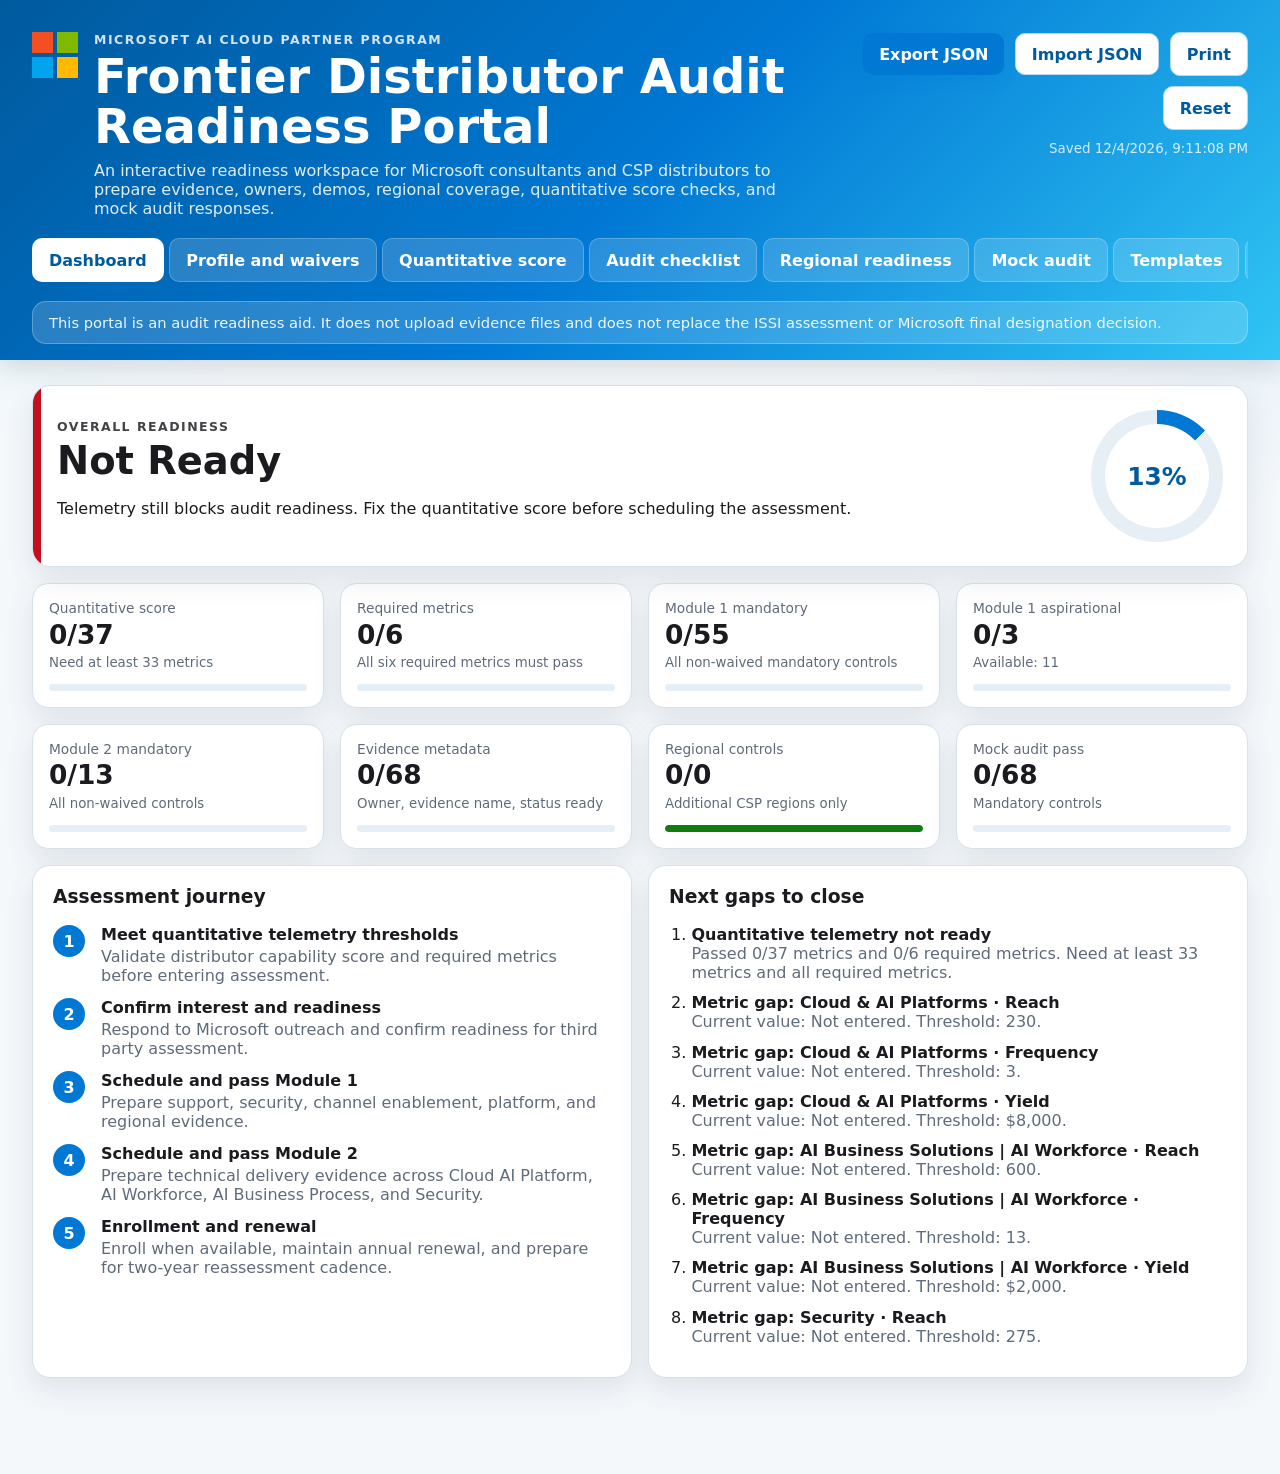
<file: src/index.html>
<!doctype html>
<html lang="en">
<head>
  <meta charset="utf-8">
  <meta name="viewport" content="width=device-width, initial-scale=1">
  <title>Frontier Distributor Audit Readiness Portal</title>
  <meta name="description" content="Interactive audit readiness workspace for Frontier Distributor designation preparation.">
  <link rel="stylesheet" href="styles.css">
</head>
<body>
  <header class="app-header">
    <div class="header-top">
      <div class="brand">
        <div class="logo" aria-label="Microsoft style four-square mark" role="img"><i></i><i></i><i></i><i></i></div>
        <div>
          <p class="eyebrow">Microsoft AI Cloud Partner Program</p>
          <h1>Frontier Distributor Audit Readiness Portal</h1>
          <p class="subtitle">An interactive readiness workspace for Microsoft consultants and CSP distributors to prepare evidence, owners, demos, regional coverage, quantitative score checks, and mock audit responses.</p>
        </div>
      </div>
      <div class="header-actions">
        <button id="exportJson">Export JSON</button>
        <label class="file-button">Import JSON <input type="file" id="importJson" accept="application/json"></label>
        <button class="secondary" id="printPage">Print</button>
        <button class="secondary" id="resetData">Reset</button>
        <span id="lastSaved">Not saved yet</span>
      </div>
    </div>
    <nav class="nav" aria-label="Portal sections">
      <button class="active" data-nav="dashboard">Dashboard</button>
      <button data-nav="profile">Profile and waivers</button>
      <button data-nav="metrics">Quantitative score</button>
      <button data-nav="checklist">Audit checklist</button>
      <button data-nav="regional">Regional readiness</button>
      <button data-nav="mock">Mock audit</button>
      <button data-nav="templates">Templates</button>
      <button data-nav="gap">Gap report</button>
      <button data-nav="fees">Planning and fees</button>
    </nav>
    <div class="disclaimer">
      This portal is an audit readiness aid. It does not upload evidence files and does not replace the ISSI assessment or Microsoft final designation decision.
    </div>
  </header>

  <main>
    <section id="dashboard" class="section active">
      <div id="dashboardPanel"></div>
    </section>

    <section id="profile" class="section">
      <div class="section-head">
        <div>
          <h2>Profile and waiver setup</h2>
          <p>Set the distributor profile first. These values drive region multipliers, waiver logic, regional rows, and fee estimates.</p>
        </div>
      </div>
      <div id="profilePanel"></div>
    </section>

    <section id="metrics" class="section">
      <div id="metricsPanel"></div>
    </section>

    <section id="checklist" class="section">
      <div id="checklistPanel"></div>
    </section>

    <section id="regional" class="section">
      <div id="regionalPanel"></div>
    </section>

    <section id="mock" class="section">
      <div id="mockPanel"></div>
    </section>

    <section id="templates" class="section">
      <div id="templatesPanel"></div>
    </section>

    <section id="gap" class="section">
      <div id="gapPanel"></div>
    </section>

    <section id="fees" class="section">
      <div id="feesPanel"></div>
    </section>
  </main>

  <div id="toast" class="toast" role="status" aria-live="polite"></div>

  <script src="data.js"></script>
  <script src="app.js"></script>
</body>
</html>
</file>
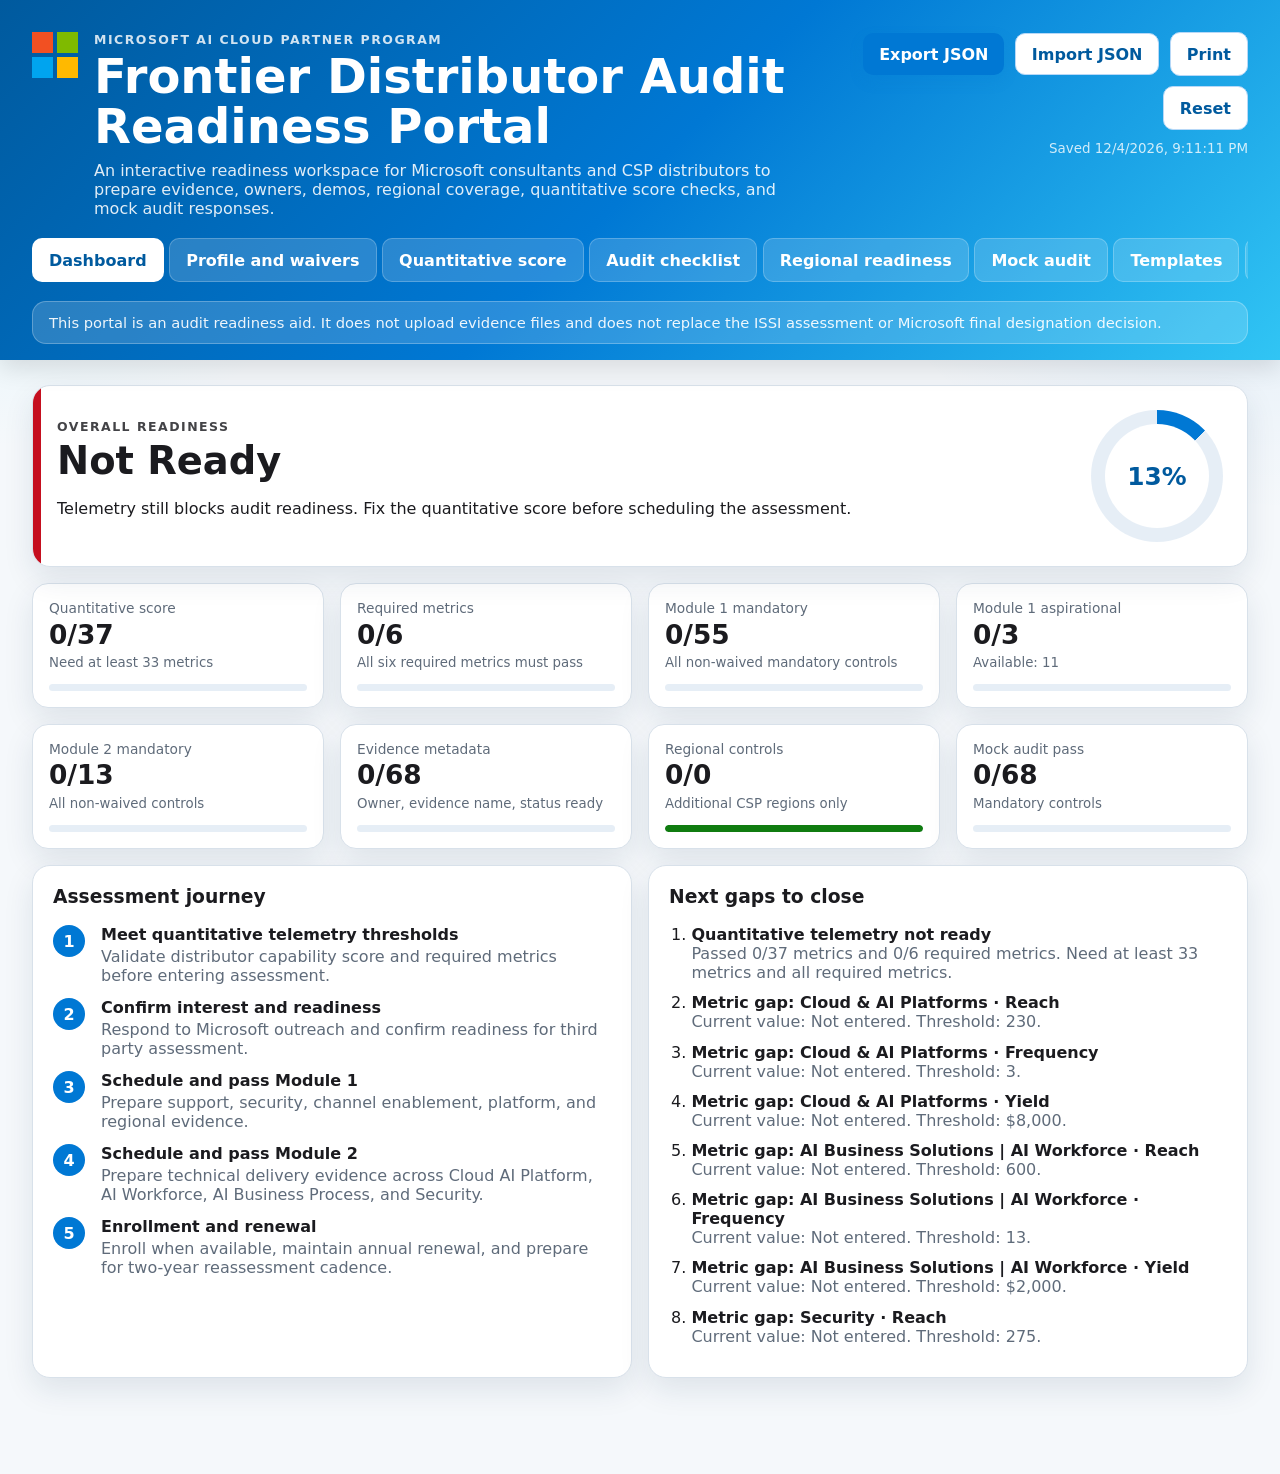
<file: frontier-distributor-readiness-portal-single.html>
<!doctype html>
<html lang="en">
<head>
  <meta charset="utf-8">
  <meta name="viewport" content="width=device-width, initial-scale=1">
  <title>Frontier Distributor Audit Readiness Portal</title>
  <meta name="description" content="Interactive audit readiness workspace for Frontier Distributor designation preparation.">
  <style>

:root {
  --ms-blue: #0078d4;
  --ms-blue-dark: #005a9e;
  --ms-blue-soft: #e7f3ff;
  --ms-cyan: #50e6ff;
  --ink: #1b1b1f;
  --muted: #5f6b7a;
  --line: #d8e1ea;
  --panel: #ffffff;
  --bg: #f5f8fb;
  --good: #107c10;
  --good-bg: #e9f6e9;
  --warn: #b26a00;
  --warn-bg: #fff4ce;
  --bad: #c50f1f;
  --bad-bg: #fde7e9;
  --info: #0067b8;
  --info-bg: #e7f3ff;
  --shadow: 0 12px 30px rgba(20, 50, 80, 0.10);
  --radius: 18px;
}

* {
  box-sizing: border-box;
}

html {
  scroll-behavior: smooth;
}

body {
  margin: 0;
  font-family: "Segoe UI", system-ui, -apple-system, BlinkMacSystemFont, "Helvetica Neue", Arial, sans-serif;
  color: var(--ink);
  background:
    radial-gradient(circle at top left, rgba(80, 230, 255, 0.18), transparent 28rem),
    radial-gradient(circle at top right, rgba(0, 120, 212, 0.14), transparent 32rem),
    var(--bg);
}

button,
input,
select,
textarea {
  font: inherit;
}

button {
  border: 0;
  background: var(--ms-blue);
  color: #fff;
  padding: 0.72rem 1rem;
  border-radius: 10px;
  cursor: pointer;
  font-weight: 650;
  box-shadow: 0 6px 14px rgba(0, 120, 212, 0.18);
}

button:hover {
  background: var(--ms-blue-dark);
}

button.secondary,
.file-button {
  background: #fff;
  color: var(--ms-blue-dark);
  border: 1px solid #b7d8f7;
  box-shadow: none;
}

.file-button {
  display: inline-flex;
  align-items: center;
  gap: 0.4rem;
  padding: 0.68rem 1rem;
  border-radius: 10px;
  font-weight: 650;
  cursor: pointer;
}

.file-button input {
  display: none;
}

.app-header {
  background: linear-gradient(135deg, #005a9e, #0078d4 50%, #31c5f4);
  color: #fff;
  padding: 2rem 2rem 1rem;
  position: sticky;
  top: 0;
  z-index: 20;
  box-shadow: 0 8px 24px rgba(0, 0, 0, 0.12);
}

.header-top {
  max-width: 1380px;
  margin: 0 auto;
  display: flex;
  justify-content: space-between;
  align-items: flex-start;
  gap: 1rem;
}

.brand {
  display: flex;
  align-items: flex-start;
  gap: 1rem;
}

.logo {
  width: 46px;
  height: 46px;
  display: grid;
  grid-template-columns: repeat(2, 1fr);
  gap: 4px;
  flex: 0 0 auto;
}

.logo i:nth-child(1) { background: #f25022; }
.logo i:nth-child(2) { background: #7fba00; }
.logo i:nth-child(3) { background: #00a4ef; }
.logo i:nth-child(4) { background: #ffb900; }

.eyebrow {
  text-transform: uppercase;
  letter-spacing: 0.12em;
  font-size: 0.78rem;
  font-weight: 700;
  opacity: 0.82;
  margin: 0 0 0.25rem;
}

h1 {
  font-size: clamp(1.8rem, 4vw, 3rem);
  line-height: 1.05;
  margin: 0;
}

.subtitle {
  margin: 0.55rem 0 0;
  max-width: 780px;
  color: rgba(255, 255, 255, 0.88);
}

.header-actions {
  display: flex;
  align-items: center;
  gap: 0.65rem;
  flex-wrap: wrap;
  justify-content: flex-end;
}

#lastSaved {
  width: 100%;
  text-align: right;
  color: rgba(255, 255, 255, 0.8);
  font-size: 0.84rem;
}

.nav {
  max-width: 1380px;
  margin: 1.3rem auto 0;
  display: flex;
  gap: 0.35rem;
  overflow-x: auto;
  padding-bottom: 0.15rem;
}

.nav button {
  background: rgba(255, 255, 255, 0.16);
  box-shadow: none;
  border: 1px solid rgba(255, 255, 255, 0.22);
  white-space: nowrap;
}

.nav button.active,
.nav button:hover {
  background: #fff;
  color: var(--ms-blue-dark);
}

.disclaimer {
  max-width: 1380px;
  margin: 1rem auto 0;
  padding: 0.75rem 1rem;
  background: rgba(255, 255, 255, 0.16);
  border: 1px solid rgba(255, 255, 255, 0.25);
  border-radius: 14px;
  color: rgba(255, 255, 255, 0.92);
  font-size: 0.92rem;
}

main {
  max-width: 1380px;
  margin: 0 auto;
  padding: 1.6rem 2rem 5rem;
}

.section {
  display: none;
}

.section.active {
  display: block;
}

.panel-grid {
  display: grid;
  gap: 1rem;
}

.panel-grid.two {
  grid-template-columns: repeat(2, minmax(0, 1fr));
}

.card,
.hero-card,
.control-card,
.template-card,
.mock-card {
  background: var(--panel);
  border: 1px solid var(--line);
  border-radius: var(--radius);
  box-shadow: var(--shadow);
}

.card {
  padding: 1.25rem;
  margin-bottom: 1rem;
}

.card h3,
.card h4 {
  margin-top: 0;
}

.hero-card {
  padding: 1.5rem;
  margin-bottom: 1rem;
  display: flex;
  justify-content: space-between;
  align-items: center;
  gap: 1.2rem;
  overflow: hidden;
  position: relative;
}

.hero-card:before {
  content: "";
  position: absolute;
  inset: 0 auto 0 0;
  width: 8px;
  background: var(--ms-blue);
}

.hero-card.good:before { background: var(--good); }
.hero-card.warn:before { background: var(--warn); }
.hero-card.bad:before { background: var(--bad); }
.hero-card.info:before { background: var(--info); }

.hero-card h2 {
  margin: 0.15rem 0;
  font-size: clamp(1.6rem, 3vw, 2.4rem);
}

.score-ring {
  --size: 132px;
  width: var(--size);
  height: var(--size);
  flex: 0 0 var(--size);
  display: grid;
  place-items: center;
  border-radius: 50%;
  background: conic-gradient(var(--ms-blue) calc(var(--p) * 1%), #e6eef6 0);
}

.score-ring span {
  width: 104px;
  height: 104px;
  background: #fff;
  border-radius: 50%;
  display: grid;
  place-items: center;
  font-size: 1.55rem;
  font-weight: 800;
  color: var(--ms-blue-dark);
}

.kpi-grid {
  display: grid;
  grid-template-columns: repeat(4, minmax(0, 1fr));
  gap: 1rem;
  margin-bottom: 1rem;
}

.kpi {
  background: #fff;
  border: 1px solid var(--line);
  border-radius: 16px;
  padding: 1rem;
  box-shadow: var(--shadow);
}

.kpi span {
  display: block;
  color: var(--muted);
  font-size: 0.86rem;
}

.kpi strong {
  display: block;
  font-size: 1.65rem;
  margin: 0.15rem 0;
}

.kpi small {
  color: var(--muted);
}

.kpi .bar {
  height: 7px;
  border-radius: 99px;
  overflow: hidden;
  background: #e6eef6;
  margin-top: 0.8rem;
}

.kpi .bar i {
  display: block;
  height: 100%;
  background: var(--ms-blue);
  border-radius: inherit;
}

.kpi.good .bar i { background: var(--good); }
.kpi.warn .bar i { background: var(--warn); }
.kpi.bad .bar i { background: var(--bad); }

.form-grid,
.region-grid,
.tracker {
  display: grid;
  grid-template-columns: repeat(2, minmax(0, 1fr));
  gap: 0.9rem;
}

.region-grid {
  grid-template-columns: repeat(3, minmax(0, 1fr));
}

.field,
.tracker label,
.filters label {
  display: flex;
  flex-direction: column;
  gap: 0.32rem;
  font-weight: 650;
  color: #2d3540;
}

.field span,
.tracker label,
.filters label {
  font-size: 0.9rem;
}

input,
select,
textarea {
  border: 1px solid #cbd8e5;
  border-radius: 10px;
  padding: 0.67rem 0.72rem;
  background: #fff;
  color: var(--ink);
  min-width: 0;
}

textarea {
  resize: vertical;
  min-height: 82px;
}

input:focus,
select:focus,
textarea:focus {
  outline: 3px solid rgba(0, 120, 212, 0.18);
  border-color: var(--ms-blue);
}

.check-grid {
  display: grid;
  gap: 0.65rem;
}

.check {
  display: flex;
  align-items: flex-start;
  gap: 0.55rem;
  line-height: 1.35;
}

.check input {
  margin-top: 0.18rem;
}

.region-editor {
  margin-top: 1rem;
}

.muted {
  color: var(--muted);
}

.section-head {
  display: flex;
  justify-content: space-between;
  align-items: flex-start;
  gap: 1rem;
  margin-bottom: 1rem;
}

.section-head h2 {
  margin: 0;
  font-size: clamp(1.45rem, 2vw, 2rem);
}

.section-head p {
  margin: 0.35rem 0 0;
  color: var(--muted);
}

.status-pill {
  display: inline-flex;
  align-items: center;
  gap: 0.35rem;
  padding: 0.28rem 0.58rem;
  border-radius: 999px;
  font-weight: 750;
  font-size: 0.78rem;
  border: 1px solid transparent;
  white-space: nowrap;
}

.status-pill.good {
  color: var(--good);
  background: var(--good-bg);
  border-color: rgba(16, 124, 16, 0.2);
}

.status-pill.warn {
  color: var(--warn);
  background: var(--warn-bg);
  border-color: rgba(178, 106, 0, 0.25);
}

.status-pill.bad {
  color: var(--bad);
  background: var(--bad-bg);
  border-color: rgba(197, 15, 31, 0.2);
}

.status-pill.info {
  color: var(--info);
  background: var(--info-bg);
  border-color: rgba(0, 103, 184, 0.2);
}

.status-pill.neutral {
  color: #4b5563;
  background: #eef2f7;
  border-color: #d7dee8;
}

.required {
  margin-left: 0.5rem;
  display: inline-flex;
  padding: 0.16rem 0.42rem;
  background: var(--bad-bg);
  color: var(--bad);
  border-radius: 999px;
  font-size: 0.72rem;
  font-weight: 750;
}

.metrics-summary,
.report-grid {
  display: grid;
  grid-template-columns: repeat(4, minmax(0, 1fr));
  gap: 0.85rem;
  margin-bottom: 1rem;
}

.metrics-summary > div,
.report-grid > div {
  background: #fff;
  border: 1px solid var(--line);
  border-radius: 14px;
  padding: 1rem;
  box-shadow: var(--shadow);
}

.metrics-summary strong,
.report-grid strong {
  display: block;
  font-size: 1.5rem;
}

.metrics-summary span,
.report-grid span {
  color: var(--muted);
  font-size: 0.9rem;
}

.table-card {
  overflow: hidden;
}

.data-table {
  width: 100%;
  border-collapse: collapse;
  font-size: 0.93rem;
}

.data-table th,
.data-table td {
  border-top: 1px solid var(--line);
  padding: 0.75rem;
  vertical-align: top;
  text-align: left;
}

.data-table th {
  background: #f2f7fc;
  color: #314152;
  font-size: 0.82rem;
  text-transform: uppercase;
  letter-spacing: 0.04em;
}

.data-table input,
.data-table select {
  width: 100%;
}

.metric-input {
  max-width: 170px;
}

.filters {
  display: grid;
  grid-template-columns: 1fr 1fr 1fr 2fr;
  gap: 0.8rem;
  background: #fff;
  border: 1px solid var(--line);
  border-radius: 16px;
  padding: 1rem;
  margin-bottom: 1rem;
  box-shadow: var(--shadow);
}

.control-count {
  color: var(--muted);
  margin-bottom: 0.8rem;
  font-weight: 650;
}

.control-card {
  margin-bottom: 0.9rem;
  overflow: hidden;
}

.control-card summary,
.template-card summary {
  cursor: pointer;
  display: flex;
  justify-content: space-between;
  gap: 1rem;
  align-items: center;
  padding: 1rem 1.2rem;
  list-style: none;
}

.control-card summary::-webkit-details-marker,
.template-card summary::-webkit-details-marker {
  display: none;
}

.control-card summary small,
.template-card summary span {
  display: block;
  color: var(--muted);
  margin-top: 0.18rem;
}

.control-id {
  display: inline-flex;
  align-items: center;
  justify-content: center;
  min-width: 58px;
  margin-right: 0.5rem;
  padding: 0.22rem 0.45rem;
  border-radius: 8px;
  background: var(--ms-blue-soft);
  color: var(--ms-blue-dark);
  font-weight: 800;
  font-size: 0.82rem;
}

.control-body {
  border-top: 1px solid var(--line);
  padding: 1rem 1.2rem 1.2rem;
}

.control-grid {
  display: grid;
  grid-template-columns: repeat(2, minmax(0, 1fr));
  gap: 1rem;
  margin: 1rem 0;
}

.control-grid > div {
  background: #f8fbfe;
  border: 1px solid #e2ebf5;
  border-radius: 14px;
  padding: 1rem;
}

.control-grid h4 {
  margin: 0 0 0.5rem;
}

.control-grid ul,
.compact {
  margin: 0;
  padding-left: 1.1rem;
}

.control-grid li,
.compact li {
  margin: 0.35rem 0;
}

.note {
  background: #fff4ce;
  border: 1px solid #f2d47c;
  color: #664600;
  border-radius: 12px;
  padding: 0.75rem 0.9rem;
  margin: 0.8rem 0;
}

.tracker {
  grid-template-columns: repeat(4, minmax(0, 1fr));
  padding: 1rem;
  background: #f6f9fc;
  border: 1px solid var(--line);
  border-radius: 16px;
}

.tracker .wide,
.form-grid .wide {
  grid-column: 1 / -1;
}

.timeline {
  display: grid;
  gap: 0.85rem;
}

.timeline-row {
  display: grid;
  grid-template-columns: 36px 1fr;
  gap: 0.75rem;
  align-items: start;
}

.timeline-row b {
  width: 32px;
  height: 32px;
  border-radius: 50%;
  display: grid;
  place-items: center;
  background: var(--ms-blue);
  color: #fff;
}

.timeline-row p {
  margin: 0.15rem 0 0;
  color: var(--muted);
}

.gap-list {
  margin: 0;
  padding-left: 1.4rem;
}

.gap-list li {
  margin: 0.7rem 0;
}

.gap-list span {
  display: block;
  color: var(--muted);
}

.gap-list.long {
  max-height: 520px;
  overflow: auto;
  padding-right: 0.6rem;
}

.success-note {
  background: var(--good-bg);
  color: var(--good);
  border: 1px solid rgba(16, 124, 16, 0.18);
  border-radius: 12px;
  padding: 0.8rem 1rem;
}

.mock-card {
  display: grid;
  grid-template-columns: 1.35fr 1fr;
  gap: 1rem;
  padding: 1.25rem;
  margin-bottom: 1rem;
}

.mock-card h3 {
  margin: 0.3rem 0 0.5rem;
}

.templates-grid {
  display: grid;
  grid-template-columns: repeat(2, minmax(0, 1fr));
  gap: 1rem;
}

.template-card {
  overflow: hidden;
  background: #fff;
}

.template-card pre {
  white-space: pre-wrap;
  margin: 0;
  padding: 1rem;
  background: #f7fafc;
  border-top: 1px solid var(--line);
  max-height: 420px;
  overflow: auto;
}

.template-card button {
  margin: 1rem;
}

.mini-table {
  width: 100%;
  border-collapse: collapse;
  margin-top: 1rem;
}

.mini-table td {
  padding: 0.75rem 0;
  border-top: 1px solid var(--line);
}

.mini-table td:last-child {
  text-align: right;
  font-weight: 750;
}

.mini-table .total td {
  font-size: 1.2rem;
  color: var(--ms-blue-dark);
}

.toast {
  position: fixed;
  right: 1.5rem;
  bottom: 1.5rem;
  background: #1b1b1f;
  color: #fff;
  padding: 0.85rem 1rem;
  border-radius: 12px;
  box-shadow: var(--shadow);
  transform: translateY(120%);
  opacity: 0;
  transition: 0.25s ease;
  z-index: 50;
}

.toast.show {
  transform: translateY(0);
  opacity: 1;
}

@media (max-width: 1100px) {
  .kpi-grid,
  .metrics-summary,
  .report-grid {
    grid-template-columns: repeat(2, minmax(0, 1fr));
  }

  .panel-grid.two,
  .mock-card,
  .templates-grid,
  .control-grid {
    grid-template-columns: 1fr;
  }

  .tracker {
    grid-template-columns: repeat(2, minmax(0, 1fr));
  }

  .filters {
    grid-template-columns: 1fr 1fr;
  }
}

@media (max-width: 760px) {
  .app-header {
    position: static;
    padding: 1.25rem 1rem 0.8rem;
  }

  .header-top,
  .section-head {
    flex-direction: column;
  }

  main {
    padding: 1rem 1rem 4rem;
  }

  .header-actions {
    justify-content: flex-start;
  }

  #lastSaved {
    text-align: left;
  }

  .kpi-grid,
  .metrics-summary,
  .report-grid,
  .form-grid,
  .region-grid,
  .tracker,
  .filters {
    grid-template-columns: 1fr;
  }

  .hero-card {
    flex-direction: column;
    align-items: flex-start;
  }

  .data-table {
    display: block;
    overflow-x: auto;
    white-space: nowrap;
  }
}

@media print {
  .app-header,
  .nav,
  .header-actions,
  button,
  .file-button,
  .filters {
    display: none !important;
  }

  body {
    background: #fff;
  }

  main {
    padding: 0;
  }

  .section {
    display: block;
    page-break-after: always;
  }

  .card,
  .hero-card,
  .control-card,
  .template-card,
  .mock-card {
    box-shadow: none;
  }

  .control-card details,
  details.control-card {
    page-break-inside: avoid;
  }
}

</style>
</head>
<body>
  <header class="app-header">
    <div class="header-top">
      <div class="brand">
        <div class="logo" aria-label="Microsoft style four-square mark" role="img"><i></i><i></i><i></i><i></i></div>
        <div>
          <p class="eyebrow">Microsoft AI Cloud Partner Program</p>
          <h1>Frontier Distributor Audit Readiness Portal</h1>
          <p class="subtitle">An interactive readiness workspace for Microsoft consultants and CSP distributors to prepare evidence, owners, demos, regional coverage, quantitative score checks, and mock audit responses.</p>
        </div>
      </div>
      <div class="header-actions">
        <button id="exportJson">Export JSON</button>
        <label class="file-button">Import JSON <input type="file" id="importJson" accept="application/json"></label>
        <button class="secondary" id="printPage">Print</button>
        <button class="secondary" id="resetData">Reset</button>
        <span id="lastSaved">Not saved yet</span>
      </div>
    </div>
    <nav class="nav" aria-label="Portal sections">
      <button class="active" data-nav="dashboard">Dashboard</button>
      <button data-nav="profile">Profile and waivers</button>
      <button data-nav="metrics">Quantitative score</button>
      <button data-nav="checklist">Audit checklist</button>
      <button data-nav="regional">Regional readiness</button>
      <button data-nav="mock">Mock audit</button>
      <button data-nav="templates">Templates</button>
      <button data-nav="gap">Gap report</button>
      <button data-nav="fees">Planning and fees</button>
    </nav>
    <div class="disclaimer">
      This portal is an audit readiness aid. It does not upload evidence files and does not replace the ISSI assessment or Microsoft final designation decision.
    </div>
  </header>

  <main>
    <section id="dashboard" class="section active">
      <div id="dashboardPanel"></div>
    </section>

    <section id="profile" class="section">
      <div class="section-head">
        <div>
          <h2>Profile and waiver setup</h2>
          <p>Set the distributor profile first. These values drive region multipliers, waiver logic, regional rows, and fee estimates.</p>
        </div>
      </div>
      <div id="profilePanel"></div>
    </section>

    <section id="metrics" class="section">
      <div id="metricsPanel"></div>
    </section>

    <section id="checklist" class="section">
      <div id="checklistPanel"></div>
    </section>

    <section id="regional" class="section">
      <div id="regionalPanel"></div>
    </section>

    <section id="mock" class="section">
      <div id="mockPanel"></div>
    </section>

    <section id="templates" class="section">
      <div id="templatesPanel"></div>
    </section>

    <section id="gap" class="section">
      <div id="gapPanel"></div>
    </section>

    <section id="fees" class="section">
      <div id="feesPanel"></div>
    </section>
  </main>

  <div id="toast" class="toast" role="status" aria-live="polite"></div>

  <script>
window.PORTAL_DATA = {
  "version": "1.0",
  "title": "Frontier Distributor Audit Readiness Portal",
  "subtitle": "Interactive readiness workspace for Microsoft consultants and CSP distributors",
  "sourceBasis": [
    "Frontier Distributor designation walking deck, November 2025",
    "Partner Assessment Checklist & Offer Guide, Version 1.1"
  ],
  "metrics": [
    {
      "id": "cap-reach",
      "area": "Cloud & AI Platforms",
      "name": "Reach",
      "threshold": 230,
      "kind": "number",
      "required": false,
      "multiplyByRegions": true,
      "note": "TTM. Reach threshold is multiplied by the number of CSP authorized regions."
    },
    {
      "id": "cap-frequency",
      "area": "Cloud & AI Platforms",
      "name": "Frequency",
      "threshold": 3,
      "kind": "number",
      "required": false,
      "multiplyByRegions": false,
      "note": "TTM average customers per reseller."
    },
    {
      "id": "cap-yield",
      "area": "Cloud & AI Platforms",
      "name": "Yield",
      "threshold": 8000,
      "kind": "currency",
      "required": false,
      "multiplyByRegions": false,
      "note": "TTM average revenue per customer in USD."
    },
    {
      "id": "aiwf-reach",
      "area": "AI Business Solutions | AI Workforce",
      "name": "Reach",
      "threshold": 600,
      "kind": "number",
      "required": false,
      "multiplyByRegions": true,
      "note": "TTM. Reach threshold is multiplied by the number of CSP authorized regions."
    },
    {
      "id": "aiwf-frequency",
      "area": "AI Business Solutions | AI Workforce",
      "name": "Frequency",
      "threshold": 13,
      "kind": "number",
      "required": false,
      "multiplyByRegions": false,
      "note": "TTM average customers per reseller."
    },
    {
      "id": "aiwf-yield",
      "area": "AI Business Solutions | AI Workforce",
      "name": "Yield",
      "threshold": 2000,
      "kind": "currency",
      "required": false,
      "multiplyByRegions": false,
      "note": "TTM average revenue per customer in USD."
    },
    {
      "id": "sec-reach",
      "area": "Security",
      "name": "Reach",
      "threshold": 275,
      "kind": "number",
      "required": false,
      "multiplyByRegions": true,
      "note": "TTM. Reach threshold is multiplied by the number of CSP authorized regions."
    },
    {
      "id": "sec-frequency",
      "area": "Security",
      "name": "Frequency",
      "threshold": 4,
      "kind": "number",
      "required": false,
      "multiplyByRegions": false,
      "note": "TTM average customers per reseller."
    },
    {
      "id": "sec-yield",
      "area": "Security",
      "name": "Yield",
      "threshold": 1750,
      "kind": "currency",
      "required": false,
      "multiplyByRegions": false,
      "note": "TTM average revenue per customer in USD."
    },
    {
      "id": "cap-gca-reach",
      "area": "Cloud & AI Platforms",
      "name": "GCA reach",
      "threshold": 175,
      "kind": "number",
      "required": true,
      "multiplyByRegions": true,
      "note": "TTM. GCA reach threshold is multiplied by CSP authorized regions."
    },
    {
      "id": "aibp-gca-reach",
      "area": "AI Business Solutions | AI Business Process",
      "name": "GCA reach",
      "threshold": 12,
      "kind": "number",
      "required": false,
      "multiplyByRegions": true,
      "note": "TTM. GCA reach threshold is multiplied by CSP authorized regions."
    },
    {
      "id": "aiwf-gca-reach",
      "area": "AI Business Solutions | AI Workforce",
      "name": "GCA reach",
      "threshold": 400,
      "kind": "number",
      "required": true,
      "multiplyByRegions": true,
      "note": "TTM. GCA reach threshold is multiplied by CSP authorized regions."
    },
    {
      "id": "sec-gca-reach",
      "area": "Security",
      "name": "GCA reach",
      "threshold": 28,
      "kind": "number",
      "required": true,
      "multiplyByRegions": true,
      "note": "TTM. GCA reach threshold is multiplied by CSP authorized regions."
    },
    {
      "id": "cap-gca-frequency",
      "area": "Cloud & AI Platforms",
      "name": "GCA frequency",
      "threshold": 25,
      "kind": "number",
      "required": true,
      "multiplyByRegions": false,
      "note": "TTM average new customers per reseller."
    },
    {
      "id": "aibp-gca-frequency",
      "area": "AI Business Solutions | AI Business Process",
      "name": "GCA frequency",
      "threshold": 1.5,
      "kind": "number",
      "required": false,
      "multiplyByRegions": false,
      "note": "TTM average new customers per reseller."
    },
    {
      "id": "aiwf-gca-frequency",
      "area": "AI Business Solutions | AI Workforce",
      "name": "GCA frequency",
      "threshold": 18,
      "kind": "number",
      "required": true,
      "multiplyByRegions": false,
      "note": "TTM average new customers per reseller."
    },
    {
      "id": "sec-gca-frequency",
      "area": "Security",
      "name": "GCA frequency",
      "threshold": 1,
      "kind": "number",
      "required": true,
      "multiplyByRegions": false,
      "note": "TTM average new customers per reseller."
    },
    {
      "id": "cap-reseller-designations",
      "area": "Cloud & AI Platforms",
      "name": "Resellers with designations",
      "threshold": 7,
      "kind": "percent",
      "required": false,
      "multiplyByRegions": false,
      "note": "Snapshot percentage."
    },
    {
      "id": "aibp-reseller-designations",
      "area": "AI Business Solutions | AI Business Process",
      "name": "Resellers with designations",
      "threshold": 3.25,
      "kind": "percent",
      "required": false,
      "multiplyByRegions": false,
      "note": "Snapshot percentage."
    },
    {
      "id": "aiwf-reseller-designations",
      "area": "AI Business Solutions | AI Workforce",
      "name": "Resellers with designations",
      "threshold": 7.5,
      "kind": "percent",
      "required": false,
      "multiplyByRegions": false,
      "note": "Snapshot percentage."
    },
    {
      "id": "sec-reseller-designations",
      "area": "Security",
      "name": "Resellers with designations",
      "threshold": 3.5,
      "kind": "percent",
      "required": false,
      "multiplyByRegions": false,
      "note": "Snapshot percentage."
    },
    {
      "id": "cap-reseller-pcs25",
      "area": "Cloud & AI Platforms",
      "name": "Resellers with PCS 25+",
      "threshold": 30,
      "kind": "percent",
      "required": false,
      "multiplyByRegions": false,
      "note": "Snapshot percentage."
    },
    {
      "id": "aibp-reseller-pcs25",
      "area": "AI Business Solutions | AI Business Process",
      "name": "Resellers with PCS 25+",
      "threshold": 7,
      "kind": "percent",
      "required": false,
      "multiplyByRegions": false,
      "note": "Snapshot percentage."
    },
    {
      "id": "aiwf-reseller-pcs25",
      "area": "AI Business Solutions | AI Workforce",
      "name": "Resellers with PCS 25+",
      "threshold": 21,
      "kind": "percent",
      "required": false,
      "multiplyByRegions": false,
      "note": "Snapshot percentage."
    },
    {
      "id": "sec-reseller-pcs25",
      "area": "Security",
      "name": "Resellers with PCS 25+",
      "threshold": 14,
      "kind": "percent",
      "required": false,
      "multiplyByRegions": false,
      "note": "Snapshot percentage."
    },
    {
      "id": "cap-reseller-specs",
      "area": "Cloud & AI Platforms",
      "name": "Resellers with specializations",
      "threshold": 2.25,
      "kind": "percent",
      "required": false,
      "multiplyByRegions": false,
      "note": "Snapshot percentage."
    },
    {
      "id": "aibp-reseller-specs",
      "area": "AI Business Solutions | AI Business Process",
      "name": "Resellers with specializations",
      "threshold": 2.25,
      "kind": "percent",
      "required": false,
      "multiplyByRegions": false,
      "note": "Snapshot percentage."
    },
    {
      "id": "aiwf-reseller-specs",
      "area": "AI Business Solutions | AI Workforce",
      "name": "Resellers with specializations",
      "threshold": 1.5,
      "kind": "percent",
      "required": false,
      "multiplyByRegions": false,
      "note": "Snapshot percentage."
    },
    {
      "id": "sec-reseller-specs",
      "area": "Security",
      "name": "Resellers with specializations",
      "threshold": 1.5,
      "kind": "percent",
      "required": false,
      "multiplyByRegions": false,
      "note": "Snapshot percentage."
    },
    {
      "id": "cap-active-certs",
      "area": "Cloud & AI Platforms",
      "name": "Active certifications distributor",
      "threshold": 45,
      "kind": "number",
      "required": false,
      "multiplyByRegions": true,
      "note": "Snapshot. Threshold is multiplied by CSP authorized regions."
    },
    {
      "id": "aibp-active-certs",
      "area": "AI Business Solutions | AI Business Process",
      "name": "Active certifications distributor",
      "threshold": 3,
      "kind": "number",
      "required": false,
      "multiplyByRegions": true,
      "note": "Snapshot. Threshold is multiplied by CSP authorized regions."
    },
    {
      "id": "aiwf-active-certs",
      "area": "AI Business Solutions | AI Workforce",
      "name": "Active certifications distributor",
      "threshold": 15,
      "kind": "number",
      "required": false,
      "multiplyByRegions": true,
      "note": "Snapshot. Threshold is multiplied by CSP authorized regions."
    },
    {
      "id": "sec-active-certs",
      "area": "Security",
      "name": "Active certifications distributor",
      "threshold": 20,
      "kind": "number",
      "required": false,
      "multiplyByRegions": true,
      "note": "Snapshot. Threshold is multiplied by CSP authorized regions."
    },
    {
      "id": "cap-new-certs-reseller",
      "area": "Cloud & AI Platforms",
      "name": "New certifications per reseller",
      "threshold": 0.75,
      "kind": "number",
      "required": false,
      "multiplyByRegions": false,
      "note": "TTM reseller certification metric."
    },
    {
      "id": "aibp-new-certs-reseller",
      "area": "AI Business Solutions | AI Business Process",
      "name": "New certifications per reseller",
      "threshold": 0.4,
      "kind": "number",
      "required": false,
      "multiplyByRegions": false,
      "note": "TTM reseller certification metric."
    },
    {
      "id": "aiwf-new-certs-reseller",
      "area": "AI Business Solutions | AI Workforce",
      "name": "New certifications per reseller",
      "threshold": 0.1,
      "kind": "number",
      "required": false,
      "multiplyByRegions": false,
      "note": "TTM reseller certification metric."
    },
    {
      "id": "sec-new-certs-reseller",
      "area": "Security",
      "name": "New certifications per reseller",
      "threshold": 0.3,
      "kind": "number",
      "required": false,
      "multiplyByRegions": false,
      "note": "TTM reseller certification metric."
    }
  ],
  "controls": [
    {
      "id": "1.1",
      "module": "Module 1",
      "section": "Support",
      "title": "Microsoft technical support case documentation",
      "type": "Mandatory",
      "regional": false,
      "description": "Show that every support case escalated to Microsoft is recorded in a systematic internal ticketing tool and traceable to the support contract, customer, product area, and Global Partner ID.",
      "evidence": [
        "Live demonstration of the ticketing or ITSM tool",
        "Report or dashboard of support cases escalated to Microsoft during the past 12 months",
        "Mapping method that links internal tickets to Microsoft escalated cases and support contracts"
      ],
      "preparation": [
        "Prepare a filtered 12 month view by Microsoft workload",
        "Validate the case volume against Microsoft records before the audit",
        "Create a short demo script showing ticket creation, Microsoft escalation, closure, and reporting"
      ],
      "pitfalls": [
        "Using email or spreadsheet only for escalated cases",
        "Unable to link internal tickets to Microsoft cases",
        "Case volume does not align with Microsoft records"
      ],
      "mockQuestions": [
        "Show one escalated Microsoft support case from intake to closure.",
        "How do you flag and report cases that were escalated to Microsoft?",
        "How do you reconcile your internal case count with Microsoft case records?"
      ],
      "roles": "Service operations manager, escalation manager, technical support manager, service delivery manager",
      "waiver": "supportDesignation",
      "agenda": "Module 1a Day 1"
    },
    {
      "id": "1.2.1.1",
      "module": "Module 1",
      "section": "Support",
      "title": "Ticketing system",
      "type": "Mandatory",
      "regional": false,
      "description": "Demonstrate an in-house or third party system used to record support tickets and service requests.",
      "evidence": [
        "Live demonstration of the ticketing system",
        "Example ticket fields, queues, priorities, ownership, timestamps, and status history"
      ],
      "preparation": [
        "Create a demo tenant or anonymized ticket set",
        "Show how channels create tickets automatically",
        "Show how tickets are assigned, tracked, and closed"
      ],
      "pitfalls": [
        "Tool cannot show lifecycle history",
        "Ad hoc inbox based tracking",
        "No clear ownership or ticket priority fields"
      ],
      "mockQuestions": [
        "How is a support request captured and converted into a ticket?",
        "Can you show ticket priority, owner, escalation, and closure history?"
      ],
      "roles": "Service operations manager, escalation manager, technical support manager, service delivery manager",
      "waiver": "supportDesignation",
      "agenda": "Module 1a Day 1"
    },
    {
      "id": "1.2.1.2",
      "module": "Module 1",
      "section": "Support",
      "title": "Support staff",
      "type": "Mandatory",
      "regional": false,
      "description": "Show that the Microsoft support function is handled by dedicated Microsoft support resources.",
      "evidence": [
        "Organization chart",
        "Support staff job descriptions",
        "Roster of Microsoft dedicated support resources"
      ],
      "preparation": [
        "Prepare a staff roster with roles, employment model, location or delivery center, and solution coverage",
        "Map staff to CSP regions and support tiers"
      ],
      "pitfalls": [
        "Shared generic support pool with no Microsoft accountability",
        "Job descriptions do not mention Microsoft support responsibilities"
      ],
      "mockQuestions": [
        "Which team is 100 percent dedicated to Microsoft support?",
        "How are support responsibilities separated from other vendor support?"
      ],
      "roles": "Service operations manager, escalation manager, technical support manager, service delivery manager",
      "waiver": "supportDesignation",
      "agenda": "Module 1a Day 1"
    },
    {
      "id": "1.2.1.3",
      "module": "Module 1",
      "section": "Support",
      "title": "24/7 support intake",
      "type": "Mandatory",
      "regional": false,
      "description": "Show that Microsoft support intake is available 24/7 and documented in the SLA or support service description for all CSP authorized regions.",
      "evidence": [
        "24/7 support availability overview for all CSP authorized regions",
        "SLA sample",
        "Customer-facing contract appendix or support function brochure"
      ],
      "preparation": [
        "Prepare region by region coverage model",
        "Show after-hours intake path and handoff process",
        "Include holiday and local language coverage notes where applicable"
      ],
      "pitfalls": [
        "Only business hour intake",
        "24/7 claim not backed by customer-facing terms",
        "No coverage for some authorized regions"
      ],
      "mockQuestions": [
        "How does a reseller raise a critical issue at 2 AM local time?",
        "Where is 24/7 support intake stated in customer-facing documents?"
      ],
      "roles": "Service operations manager, escalation manager, technical support manager, service delivery manager",
      "waiver": "supportDesignation",
      "agenda": "Module 1a Day 1"
    },
    {
      "id": "1.2.1.4",
      "module": "Module 1",
      "section": "Support",
      "title": "Support request channels",
      "type": "Mandatory",
      "regional": false,
      "description": "Show the channels resellers or customers use to submit support tickets and how those channels feed the ticketing tool.",
      "evidence": [
        "Customer-facing support channel documentation",
        "Live demonstration of support request channels",
        "Evidence that channel submissions create tickets automatically"
      ],
      "preparation": [
        "Prepare demos for portal, email-to-ticket, phone, chat, or API channels used",
        "Show a test ticket created through each major channel"
      ],
      "pitfalls": [
        "Channels exist but do not create tracked tickets",
        "Different regions use undocumented channels",
        "Customers do not know the official intake path"
      ],
      "mockQuestions": [
        "What channels can a reseller use to raise a support request?",
        "Can you demonstrate a portal or email submission becoming a ticket?"
      ],
      "roles": "Service operations manager, escalation manager, technical support manager, service delivery manager",
      "waiver": "supportDesignation",
      "agenda": "Module 1a Day 1"
    },
    {
      "id": "1.2.1.5",
      "module": "Module 1",
      "section": "Support",
      "title": "Escalation process",
      "type": "Mandatory",
      "regional": false,
      "description": "Show a documented process that explains when and how tickets escalate internally and externally, including criteria for Microsoft escalation.",
      "evidence": [
        "Documented escalation procedure",
        "Priority or severity matrix",
        "Examples of escalated cases"
      ],
      "preparation": [
        "Map escalation criteria by severity, aging, customer impact, and product area",
        "Prepare one internal escalation and one Microsoft escalation example"
      ],
      "pitfalls": [
        "Escalation depends only on individual judgment",
        "No severity matrix",
        "No criteria for third party or Microsoft escalation"
      ],
      "mockQuestions": [
        "What triggers escalation from Tier 1 to Tier 2?",
        "When do you escalate externally to Microsoft?",
        "Who approves escalation for critical cases?"
      ],
      "roles": "Service operations manager, escalation manager, technical support manager, service delivery manager",
      "waiver": "supportDesignation",
      "agenda": "Module 1a Day 1"
    },
    {
      "id": "1.2.1.6",
      "module": "Module 1",
      "section": "Support",
      "title": "Escalation path",
      "type": "Mandatory",
      "regional": false,
      "description": "Show that the ticketing system has automated escalation configuration based on predefined criteria and the tiered support model.",
      "evidence": [
        "Live demonstration of automated escalation rules in the ticketing system",
        "Escalation path diagram or matrix"
      ],
      "preparation": [
        "Show an example of an SLA breach trigger",
        "Show a severity based routing rule",
        "Prepare screenshots of rules in case live access is restricted"
      ],
      "pitfalls": [
        "Manual escalation only",
        "Rules are not linked to SLA or severity",
        "No audit trail for escalation"
      ],
      "mockQuestions": [
        "Can you show the automatic escalation configuration?",
        "What happens when a high priority ticket breaches the response target?"
      ],
      "roles": "Service operations manager, escalation manager, technical support manager, service delivery manager",
      "waiver": "supportDesignation",
      "agenda": "Module 1a Day 1"
    },
    {
      "id": "1.2.2.1",
      "module": "Module 1",
      "section": "Support",
      "title": "Certified professionals",
      "type": "Mandatory",
      "regional": false,
      "description": "Show that the support function has skilled Microsoft technical resources, including at least five professionals with Microsoft Associate level certifications, available for each CSP region through local or shared delivery.",
      "evidence": [
        "Organization chart and delivery operations overview",
        "Job and role descriptions",
        "Certification records for relevant support staff"
      ],
      "preparation": [
        "Create a certification matrix by person, certification, expiry date, solution area, and supported region",
        "Confirm certificates are active and match names in the org chart"
      ],
      "pitfalls": [
        "Expired certifications",
        "Support staff not mapped to CSP regions",
        "Names in certificates do not match support roster"
      ],
      "mockQuestions": [
        "How many Associate certified support professionals support Microsoft workloads?",
        "Which certified resources support each CSP region?"
      ],
      "roles": "Service operations manager, escalation manager, technical support manager, service delivery manager",
      "waiver": "supportDesignation",
      "agenda": "Module 1a Day 1"
    },
    {
      "id": "1.2.2.2",
      "module": "Module 1",
      "section": "Support",
      "title": "Training",
      "type": "Mandatory",
      "regional": false,
      "description": "Show a continuous training and certification plan for onboarding new support staff and keeping existing staff current.",
      "evidence": [
        "Training and certification plan for support staff",
        "Completed training records",
        "Upcoming training calendar"
      ],
      "preparation": [
        "Prepare 12 month training history and next 6 month plan",
        "Map training to Microsoft solution areas and support roles"
      ],
      "pitfalls": [
        "Plan exists but no completion evidence",
        "No onboarding path for new support engineers",
        "No refresh process for new Microsoft technologies"
      ],
      "mockQuestions": [
        "How do you keep support staff current?",
        "Can you show completed and planned training for the support team?"
      ],
      "roles": "Service operations manager, escalation manager, technical support manager, service delivery manager",
      "waiver": "supportDesignation",
      "agenda": "Module 1a Day 1"
    },
    {
      "id": "1.2.2.3",
      "module": "Module 1",
      "section": "Support",
      "title": "Frontline support team Tier 1",
      "type": "Mandatory",
      "regional": false,
      "description": "Show a dedicated frontline Tier 1 team that handles first line support and basic troubleshooting.",
      "evidence": [
        "Organization chart",
        "Job description for frontline support role",
        "Escalation procedure"
      ],
      "preparation": [
        "Prepare sample Tier 1 tickets",
        "Show intake, triage, knowledge article usage, and escalation to Tier 2"
      ],
      "pitfalls": [
        "No dedicated Tier 1 function",
        "Tier 1 role not documented",
        "Tier 1 cannot demonstrate standard triage"
      ],
      "mockQuestions": [
        "What does Tier 1 resolve without escalation?",
        "How does Tier 1 decide when to escalate?"
      ],
      "roles": "Service operations manager, escalation manager, technical support manager, service delivery manager",
      "waiver": "supportDesignation",
      "agenda": "Module 1a Day 1"
    },
    {
      "id": "1.2.2.4",
      "module": "Module 1",
      "section": "Support",
      "title": "Escalation support team Tier 2",
      "type": "Mandatory",
      "regional": false,
      "description": "Show a dedicated Tier 2 team that handles escalated technical issues requiring deeper expertise.",
      "evidence": [
        "Organization chart",
        "Job description for senior support role",
        "Escalation procedure"
      ],
      "preparation": [
        "Prepare Tier 2 examples for Azure, Modern Work, Business Applications, and Security where applicable",
        "Show handoff and closure back to Tier 1 or customer"
      ],
      "pitfalls": [
        "No defined Tier 2",
        "Senior engineers are not linked to Microsoft workloads",
        "No evidence of escalated issue handling"
      ],
      "mockQuestions": [
        "Which issues go to Tier 2?",
        "Can you show a case where Tier 2 resolved or escalated a complex issue?"
      ],
      "roles": "Service operations manager, escalation manager, technical support manager, service delivery manager",
      "waiver": "supportDesignation",
      "agenda": "Module 1a Day 1"
    },
    {
      "id": "1.2.3.1",
      "module": "Module 1",
      "section": "Support",
      "title": "Service level agreement",
      "type": "Mandatory",
      "regional": false,
      "description": "Show a customer-facing SLA that includes at minimum the initial response time to support requests.",
      "evidence": [
        "SLA sample",
        "Customer-facing service function description",
        "Response time by severity or priority"
      ],
      "preparation": [
        "Confirm SLA response targets are realistic and being measured",
        "Make the initial response time easy to find in the SLA sample"
      ],
      "pitfalls": [
        "SLA is internal only",
        "No initial response target",
        "Targets differ from dashboard calculations"
      ],
      "mockQuestions": [
        "What initial response time do you commit to customers?",
        "Where is the SLA shared with resellers or customers?"
      ],
      "roles": "Service operations manager, escalation manager, technical support manager, service delivery manager",
      "waiver": "supportDesignation",
      "agenda": "Module 1a Day 1"
    },
    {
      "id": "1.2.3.2",
      "module": "Module 1",
      "section": "Support",
      "title": "SLA achievement",
      "type": "Mandatory",
      "regional": false,
      "description": "Show dashboards or KPI results proving SLA achievement over the last three months.",
      "evidence": [
        "Live demonstration of SLA achievement dashboards or KPI results for the last three months",
        "Definition of SLA calculation"
      ],
      "preparation": [
        "Prepare a filtered dashboard by month, severity, workload, and region",
        "Explain exclusions and breach handling"
      ],
      "pitfalls": [
        "Dashboard period is less than three months",
        "SLA calculation cannot be explained",
        "Manual spreadsheet with no traceability"
      ],
      "mockQuestions": [
        "What was your SLA achievement over the last three months?",
        "Can you drill into a breached ticket and show root cause?"
      ],
      "roles": "Service operations manager, escalation manager, technical support manager, service delivery manager",
      "waiver": "supportDesignation",
      "agenda": "Module 1a Day 1"
    },
    {
      "id": "1.2.3.3",
      "module": "Module 1",
      "section": "Support",
      "title": "Internal support performance metrics",
      "type": "Mandatory",
      "regional": false,
      "description": "Show at least three internal support performance metrics such as average resolution time, CSAT, Microsoft escalation percentage, first-call closure rate, or tickets per agent.",
      "evidence": [
        "Live demonstration of dashboards or KPI results for at least three internal support metrics over the last three months"
      ],
      "preparation": [
        "Prepare dashboard definitions for each metric",
        "Show how metrics drive staffing and service improvement"
      ],
      "pitfalls": [
        "Only SLA is tracked",
        "Metrics are not support-specific",
        "No trend or period context"
      ],
      "mockQuestions": [
        "Which internal metrics do you track beyond SLA?",
        "How do these metrics influence operational decisions?"
      ],
      "roles": "Service operations manager, escalation manager, technical support manager, service delivery manager",
      "waiver": "supportDesignation",
      "agenda": "Module 1a Day 1"
    },
    {
      "id": "1.2.3.4",
      "module": "Module 1",
      "section": "Support",
      "title": "Continual improvement process",
      "type": "Mandatory",
      "regional": false,
      "description": "Show a process that uses support performance results to drive documented improvement actions.",
      "evidence": [
        "Documented continual improvement process",
        "Records of improvement actions",
        "Examples of corrective actions from metrics or incidents"
      ],
      "preparation": [
        "Prepare a sample improvement log with owner, due date, status, and outcome",
        "Show how recurring issues are identified and fixed"
      ],
      "pitfalls": [
        "Improvement is discussed but not recorded",
        "No owners or closure evidence",
        "No link to metrics"
      ],
      "mockQuestions": [
        "Can you show an improvement action triggered by support metrics?",
        "How do you verify that an improvement worked?"
      ],
      "roles": "Service operations manager, escalation manager, technical support manager, service delivery manager",
      "waiver": "supportDesignation",
      "agenda": "Module 1a Day 1"
    },
    {
      "id": "1.3",
      "module": "Module 1",
      "section": "Support",
      "title": "Customer satisfaction CSAT",
      "type": "Mandatory",
      "regional": false,
      "description": "Show a CSAT process for Microsoft support experience with survey frequency, sample size, relevant questions, trailing 12 month results, and accepted score.",
      "evidence": [
        "Documented customer satisfaction procedure",
        "Live demonstration of Partner Center customer base size",
        "CSAT sample size evidence",
        "Sample CSAT survey questions",
        "CSAT report or dashboard for trailing 12 months"
      ],
      "preparation": [
        "Confirm sample size meets minimum response expectations",
        "Show survey questions that cover responsiveness, knowledge, ease, communication, and overall satisfaction",
        "Prepare scale conversion if using 1 to 5, 1 to 7, 1 to 10, percentage, or Likert scale"
      ],
      "pitfalls": [
        "Survey is generic and not support-specific",
        "No clear response rate",
        "CSAT result does not cover the trailing 12 months",
        "Score below accepted threshold"
      ],
      "mockQuestions": [
        "How often do you survey support customers?",
        "What is your response rate and accepted score?",
        "Can you show the trailing 12 month CSAT report?"
      ],
      "roles": "Service operations manager, escalation manager, technical support manager, service delivery manager",
      "waiver": "supportDesignation",
      "agenda": "Module 1a Day 1"
    },
    {
      "id": "2.1",
      "module": "Module 1",
      "section": "Channel security",
      "title": "Security strategy for the distributor partner ecosystem",
      "type": "Mandatory",
      "regional": false,
      "description": "Show a security strategy that covers the distributor ecosystem, including governance, partner risk, compliance expectations, security controls, onboarding, monitoring, escalation, and incidents.",
      "evidence": [
        "Distributor ecosystem security strategy",
        "Compliance and security control documentation",
        "Governance structure with roles and ownership",
        "Partner onboarding security process and training",
        "Ongoing monitoring approach"
      ],
      "preparation": [
        "Map security responsibilities across distributor, reseller, and customer layers",
        "Prepare a risk assessment method and example",
        "Show how security is embedded in partner onboarding"
      ],
      "pitfalls": [
        "Strategy only covers internal IT",
        "No partner tier ownership",
        "No monitoring or onboarding security checks"
      ],
      "mockQuestions": [
        "How does your security strategy cover resellers and downstream partners?",
        "Who owns partner ecosystem security risk?",
        "How are new resellers assessed from a security perspective?"
      ],
      "roles": "CSO, security engineers",
      "waiver": null,
      "agenda": "Module 1a Day 1"
    },
    {
      "id": "2.2",
      "module": "Module 1",
      "section": "Channel security",
      "title": "Cybersecurity incident management lifecycle",
      "type": "Mandatory",
      "regional": true,
      "description": "Show a structured lifecycle for security incidents across tenants, platforms, and partner or customer-facing marketplaces, including detection, reporting, investigation, resolution, and post-incident review.",
      "evidence": [
        "Security incident policies, procedures, and playbooks",
        "Communication protocols",
        "Post-incident review template or records",
        "Live demonstration of monitoring, detection, and response tools such as SIEM or SOAR"
      ],
      "preparation": [
        "Prepare one sanitized incident walk-through from alert to post-incident review",
        "Show roles, severity levels, escalation paths, and communication timing",
        "Confirm regional execution for each CSP region"
      ],
      "pitfalls": [
        "Incident process exists but no post-incident review",
        "Tool demo cannot show detection and response",
        "No partner or customer communication protocol"
      ],
      "mockQuestions": [
        "Walk through a security incident from detection to closure.",
        "How do you communicate with affected resellers or customers?",
        "What is captured in a post-incident review?"
      ],
      "roles": "CSO, security engineers, regional security owner",
      "waiver": null,
      "agenda": "Module 1a Day 1"
    },
    {
      "id": "2.3",
      "module": "Module 1",
      "section": "Channel security",
      "title": "Data and AI security",
      "type": "Mandatory",
      "regional": false,
      "description": "Show secure data handling and responsible AI controls for customer, partner, and operational data, including storage, access, encryption, governance, AI use, and monitoring.",
      "evidence": [
        "Data storage and processing diagrams",
        "Access control and encryption documentation",
        "Responsible AI policy or internal guidance",
        "Monitoring approach for AI-driven systems and sensitive datasets"
      ],
      "preparation": [
        "Prepare a data flow diagram for customer and partner data",
        "Show RBAC, encryption, retention, and AI usage guardrails",
        "Include AI governance if Copilot or AI features are used in platform operations"
      ],
      "pitfalls": [
        "No clear data classification",
        "AI policy is missing or only aspirational",
        "No monitoring for sensitive data access"
      ],
      "mockQuestions": [
        "Where is customer and partner data stored and protected?",
        "What responsible AI controls are applied to internal AI use?",
        "How do you detect misuse of sensitive datasets?"
      ],
      "roles": "CSO, data governance owner, AI governance owner",
      "waiver": null,
      "agenda": "Module 1a Day 1"
    },
    {
      "id": "2.4",
      "module": "Module 1",
      "section": "Channel security",
      "title": "Industry compliance status",
      "type": "Aspirational",
      "regional": false,
      "description": "Show industry compliance status relevant to the Microsoft channel practice, such as ISO 27001, SOC reports, GDPR statement, HIPAA, or PCI DSS where applicable.",
      "evidence": [
        "Certification documents or audit reports",
        "Attestation letters",
        "Compliance status statement with certification name, issuing body, scope, and validity period"
      ],
      "preparation": [
        "Confirm certificate scope includes the Microsoft channel business practice",
        "Prepare validity dates and issuing body details",
        "Flag any certification in progress separately"
      ],
      "pitfalls": [
        "Certificate is expired",
        "Certificate scope does not cover the relevant platform or practice",
        "Only marketing claims are provided"
      ],
      "mockQuestions": [
        "Which compliance certifications cover your Microsoft channel business?",
        "What is the scope and validity period?"
      ],
      "roles": "CSO, compliance manager",
      "waiver": null,
      "agenda": "Module 1a Day 1"
    },
    {
      "id": "3.1.1",
      "module": "Module 1",
      "section": "Channel enablement",
      "title": "Cloud Center of Excellence",
      "type": "Mandatory",
      "regional": false,
      "description": "Show active Cloud Centers of Excellence across Cloud AI Platform, AI Workforce, AI Business Process, and Security with resources, assets, reference architectures, best practices, and reseller access.",
      "evidence": [
        "CoE overview scoped per solution area",
        "Live demonstration of centralized knowledge repositories",
        "Solution playbooks and sales enablement collateral",
        "Reusable frameworks and architectural best practices",
        "Org charts for each CoE where applicable"
      ],
      "preparation": [
        "Prepare a CoE map by solution area, owner, services, assets, and update cadence",
        "Show how resellers access content and request help",
        "Prove availability across regions"
      ],
      "pitfalls": [
        "Only one generic CoE with no solution area coverage",
        "Repository is stale or not accessible to resellers",
        "No defined services bench or delivery support"
      ],
      "mockQuestions": [
        "Show the CoE for each Microsoft solution area.",
        "How do resellers access playbooks and architecture guidance?",
        "How do you keep CoE content current?"
      ],
      "roles": "Reseller enablement SMEs, GTM managers, customer success managers",
      "waiver": null,
      "agenda": "Module 1a Day 2"
    },
    {
      "id": "3.1.2",
      "module": "Module 1",
      "section": "Channel enablement",
      "title": "Microsoft Specialist Sellers",
      "type": "Mandatory",
      "regional": true,
      "description": "Show at least five Microsoft Specialist Sellers who drive Microsoft workload acquisition and hold relevant fundamentals or accepted security certifications.",
      "evidence": [
        "Org chart or role descriptions",
        "List of active Specialist Sellers with certification details",
        "KPIs showing contribution to Microsoft workload adoption"
      ],
      "preparation": [
        "Prepare seller roster with solution area, certification, territory or region support, and KPI outcomes",
        "Show minimum coverage for Security, Modern Work, and Azure"
      ],
      "pitfalls": [
        "Sellers are vendor-generalists",
        "Certification details missing",
        "No KPI evidence for pipeline or acquisition outcomes"
      ],
      "mockQuestions": [
        "Who are your Microsoft Specialist Sellers?",
        "Which workloads do they drive?",
        "How do you measure their contribution?"
      ],
      "roles": "Reseller enablement SMEs, GTM managers",
      "waiver": null,
      "agenda": "Module 1a Day 2"
    },
    {
      "id": "3.1.3",
      "module": "Module 1",
      "section": "Channel enablement",
      "title": "Microsoft Technical Pre-Sales and Delivery Resources",
      "type": "Mandatory",
      "regional": true,
      "description": "Show at least five technical resources aligned to Microsoft workload acquisition through pre-sales and delivery support across solution areas.",
      "evidence": [
        "Resource roster with roles, responsibilities, and solution area alignment",
        "Certification records",
        "Calendar or documentation of reseller training and enablement",
        "Case examples or logs showing active sales opportunity support"
      ],
      "preparation": [
        "Map resources to Cloud AI Platform, AI Workforce, AI Business Process, and Security",
        "Prepare examples of architecture design, deployment guidance, and pre-sales validation",
        "Show one Associate certified person for key areas where required"
      ],
      "pitfalls": [
        "Resources are not allocated to Microsoft workloads",
        "No evidence of reseller enablement sessions",
        "No opportunity involvement records"
      ],
      "mockQuestions": [
        "Which technical resources support Microsoft opportunities?",
        "Can you show an example where pre-sales supported a reseller deal?",
        "How are resources aligned by solution area?"
      ],
      "roles": "Technical pre-sales lead, delivery lead, solution architects",
      "waiver": null,
      "agenda": "Module 1a Day 2"
    },
    {
      "id": "3.1.4",
      "module": "Module 1",
      "section": "Channel enablement",
      "title": "Professional services",
      "type": "Mandatory",
      "regional": false,
      "description": "Show capability to deliver consulting, advisory, implementation, and deployment services through an internal delivery model or channel-based delivery model.",
      "evidence": [
        "Professional services catalog covering required Microsoft solution areas",
        "Delivery model overview mapped to the catalog",
        "Co-delivery proof or reseller attestations if using channel delivery"
      ],
      "preparation": [
        "Map catalog to at least two Cloud AI Platform services, one AI Workforce service, one AI Business Process service, and two Security services",
        "Prepare delivery governance and quality controls"
      ],
      "pitfalls": [
        "Catalog is sales-only with no delivery model",
        "Services do not cover required solution areas",
        "No proof of outcome tracking"
      ],
      "mockQuestions": [
        "Which professional services do you offer across Microsoft solution areas?",
        "How do you deliver services internally or through channel partners?",
        "How do you track delivery quality?"
      ],
      "roles": "Professional services lead, delivery lead",
      "waiver": null,
      "agenda": "Module 1a Day 2"
    },
    {
      "id": "3.1.5",
      "module": "Module 1",
      "section": "Channel enablement",
      "title": "Customer lifecycle management aligned to RFY",
      "type": "Mandatory",
      "regional": true,
      "description": "Show a customer lifecycle strategy that drives renewals, cross-sell, upsell, retention, and expansion aligned to Reach, Frequency, and Yield priorities.",
      "evidence": [
        "Customer success or lifecycle strategy aligned to RFY",
        "Renewal, upsell, and cross-sell playbooks",
        "QBR, success plan, or usage review examples",
        "Dashboards tracking renewals, churn, and expansion",
        "Training materials for internal teams or resellers"
      ],
      "preparation": [
        "Prepare lifecycle playbooks with owner, trigger, action, and success metric",
        "Show dashboard examples and how actions map to RFY",
        "Include reseller enablement for lifecycle motions"
      ],
      "pitfalls": [
        "Strategy is not tied to RFY",
        "No renewal or expansion tracking",
        "Lifecycle work is ad hoc"
      ],
      "mockQuestions": [
        "How do you use RFY priorities in post-sale management?",
        "Show a renewal or upsell playbook.",
        "How do dashboards trigger action?"
      ],
      "roles": "Customer success manager, GTM manager, channel analytics owner",
      "waiver": null,
      "agenda": "Module 1a Day 2"
    },
    {
      "id": "3.1.6",
      "module": "Module 1",
      "section": "Channel enablement",
      "title": "Demo cloud environment",
      "type": "Mandatory",
      "regional": false,
      "description": "Show a structured and scalable cloud demo or lab environment that enables resellers to develop, test, and demonstrate Microsoft solutions such as Azure and Copilot.",
      "evidence": [
        "Workflow for granting reseller access",
        "Technical architecture or high-level demo environment overview",
        "Live demonstration of access points or registration forms",
        "Demo project support process"
      ],
      "preparation": [
        "Prepare a demo access walkthrough",
        "Show lab guardrails, subscription management, cost control, and reset process",
        "Prepare at least one Azure or Copilot demo scenario"
      ],
      "pitfalls": [
        "Environment exists only for internal teams",
        "No reseller access workflow",
        "No governance for demo cost and data"
      ],
      "mockQuestions": [
        "How does a reseller request and access a demo environment?",
        "What Microsoft solution areas can be showcased?",
        "How do you control cost and access?"
      ],
      "roles": "Demo environment owner, platform engineering, CoE lead",
      "waiver": null,
      "agenda": "Module 1a Day 2"
    },
    {
      "id": "3.1.7",
      "module": "Module 1",
      "section": "Channel enablement",
      "title": "Partner to partner ISV reseller and ISV SI relationships",
      "type": "Aspirational",
      "regional": false,
      "description": "Show structured programs that connect ISVs with resellers or SIs and support onboarding, enablement, co-selling, localization, and performance tracking.",
      "evidence": [
        "Program guides or playbooks for ISV-reseller and ISV-SI collaboration",
        "Platform demo showing ISV discovery and partner connection features",
        "Demo of tools for tailoring offerings by market or partner type"
      ],
      "preparation": [
        "Prepare examples of successful ISV-partner matching",
        "Show program governance and performance KPIs"
      ],
      "pitfalls": [
        "No structured collaboration program",
        "ISV connections handled informally",
        "No performance tracking"
      ],
      "mockQuestions": [
        "How do ISVs discover and connect with resellers or SIs?",
        "Can you show program assets and partner matching features?"
      ],
      "roles": "ISV program manager, platform owner",
      "waiver": null,
      "agenda": "Module 1a Day 2"
    },
    {
      "id": "3.2.1",
      "module": "Module 1",
      "section": "Channel enablement",
      "title": "Academies or Cloud Universities",
      "type": "Mandatory",
      "regional": false,
      "description": "Show a reseller training program or Cloud University aligned to Cloud AI Platform, AI Workforce, AI Business Process, and Security.",
      "evidence": [
        "Live demonstration of the skilling program",
        "Curriculum samples or course catalog for the last 12 months",
        "Participation records for the last 12 months",
        "Past and upcoming training calendar"
      ],
      "preparation": [
        "Prepare a catalog by solution area and level",
        "Show attendance, completion, and certification outcomes",
        "Include virtual and live formats"
      ],
      "pitfalls": [
        "Training catalog is not Microsoft aligned",
        "No participation records",
        "No current or upcoming calendar"
      ],
      "mockQuestions": [
        "Show the reseller skilling academy.",
        "How do you track participation and completion?",
        "Which Microsoft solution areas are covered?"
      ],
      "roles": "Skilling lead, academy owner",
      "waiver": null,
      "agenda": "Module 1a Day 2"
    },
    {
      "id": "3.2.2",
      "module": "Module 1",
      "section": "Channel enablement",
      "title": "Sales fundamentals training",
      "type": "Mandatory",
      "regional": false,
      "description": "Show sales training for resellers across Cloud AI Platform, AI Business Solutions, and Security, with tracking of learning engagement and completion.",
      "evidence": [
        "Live demonstration of training structure and delivery method for the last 12 months",
        "Sample content or links to Microsoft Learn modules",
        "Participation logs or completion reports",
        "Certification attainment records where applicable"
      ],
      "preparation": [
        "Prepare reports by reseller, solution area, completion, and certification progress",
        "Map sales training to Microsoft solution plays"
      ],
      "pitfalls": [
        "Only technical training is available",
        "No reseller-level tracking",
        "Outdated training content"
      ],
      "mockQuestions": [
        "How do resellers learn Microsoft sales fundamentals?",
        "Can you show completion reports for the last 12 months?"
      ],
      "roles": "Sales enablement lead, skilling lead",
      "waiver": null,
      "agenda": "Module 1a Day 2"
    },
    {
      "id": "3.2.3",
      "module": "Module 1",
      "section": "Channel enablement",
      "title": "Technical training",
      "type": "Mandatory",
      "regional": false,
      "description": "Show technical training for resellers mapped to Microsoft eligible Associate and Expert certification paths and SPD aligned learning paths.",
      "evidence": [
        "Training program overview mapped to certification paths",
        "Training enrollment records",
        "Exam preparation resources or vouchers",
        "Completion records and reporting tools",
        "Certification attainment where applicable"
      ],
      "preparation": [
        "Prepare certification path mapping by solution area",
        "Show how resellers move from training to certification",
        "Include exam prep and voucher process"
      ],
      "pitfalls": [
        "No certification path mapping",
        "No tracking of reseller technical learning",
        "Training is not linked to SPD-aligned paths"
      ],
      "mockQuestions": [
        "Which technical certification paths do you enable for resellers?",
        "How do you track progress from enrollment to certification?"
      ],
      "roles": "Technical skilling lead",
      "waiver": null,
      "agenda": "Module 1a Day 2"
    },
    {
      "id": "3.2.4",
      "module": "Module 1",
      "section": "Channel enablement",
      "title": "Skilling offered regionally or in-country",
      "type": "Mandatory",
      "regional": true,
      "description": "Show regional or in-country skilling offered in local time zones and, where appropriate, local languages, with region-specific scenarios.",
      "evidence": [
        "Regional training calendars or schedules",
        "Localized course materials or translated content samples",
        "Attendance or completion reports segmented by region or country"
      ],
      "preparation": [
        "Prepare one regional evidence set per CSP region or a capability-based evidence pack showing how common programs extend regionally",
        "Include local time zone and language evidence"
      ],
      "pitfalls": [
        "Global training calendar only",
        "No regional segmentation",
        "No localization evidence where needed"
      ],
      "mockQuestions": [
        "How is skilling delivered in each CSP region?",
        "Can you show localized material or region-specific attendance reports?"
      ],
      "roles": "Regional enablement lead, skilling lead",
      "waiver": null,
      "agenda": "Module 1a Day 2"
    },
    {
      "id": "3.2.5",
      "module": "Module 1",
      "section": "Channel enablement",
      "title": "Vertical or industry learning paths",
      "type": "Aspirational",
      "regional": false,
      "description": "Show industry-focused learning paths for sectors such as financial services, healthcare, retail, manufacturing, public sector, non-profit, or education.",
      "evidence": [
        "Curriculum outlines or learning tracks by industry",
        "Training session records",
        "Case studies or customer scenarios used in training",
        "Attendance logs segmented by vertical track"
      ],
      "preparation": [
        "Choose priority industries and prepare sales, technical, regulatory, and customer scenario content",
        "Show training usage and feedback"
      ],
      "pitfalls": [
        "Only generic industry marketing collateral",
        "No learning path structure",
        "No attendance evidence"
      ],
      "mockQuestions": [
        "Which industry learning paths do you offer?",
        "How do these paths help resellers understand industry customer needs?"
      ],
      "roles": "Industry GTM lead, skilling lead",
      "waiver": null,
      "agenda": "Module 1a Day 2"
    },
    {
      "id": "3.3.1",
      "module": "Module 1",
      "section": "Channel enablement",
      "title": "GTM strategy and execution aligned to RFY",
      "type": "Mandatory",
      "regional": true,
      "description": "Show a consistent GTM strategy and execution framework across geographies, including a six-month calendar aligned to Reach, Frequency, and Yield.",
      "evidence": [
        "Unified GTM strategy and calendar covering all regions",
        "Sample campaign assets and execution plans",
        "Screenshots or URLs of GTM hub or solution pages",
        "Co-op marketing program details and execution reports",
        "RFY-aligned scorecards or KPI dashboards"
      ],
      "preparation": [
        "Prepare a left-to-right GTM map from activity to pipeline, revenue, consumption, and RFY impact",
        "Show regional consistency without fragmentation",
        "Include co-op marketing enablement"
      ],
      "pitfalls": [
        "Regional GTM plans are disconnected",
        "No six-month calendar",
        "Campaign assets do not map to RFY",
        "No scorecard"
      ],
      "mockQuestions": [
        "Show your six-month GTM calendar.",
        "How does each campaign improve reach, frequency, or yield?",
        "How do regions execute consistently?"
      ],
      "roles": "GTM manager, marketing lead, channel analytics owner",
      "waiver": null,
      "agenda": "Module 1a Day 2"
    },
    {
      "id": "3.3.2",
      "module": "Module 1",
      "section": "Channel enablement",
      "title": "Lead sharing to resellers",
      "type": "Mandatory",
      "regional": false,
      "description": "Show a lead sharing strategy that identifies high-potential resellers, enables them with demand generation, and drives qualified leads for joint execution.",
      "evidence": [
        "Lead sharing program documentation with objectives, targeting, and KPIs",
        "Sample campaign assets and digital tactics",
        "Reports or dashboards showing lead flow, conversion, and partner engagement"
      ],
      "preparation": [
        "Prepare a lead lifecycle demo from capture to assignment to conversion",
        "Show fair routing and KPI tracking"
      ],
      "pitfalls": [
        "Lead sharing is manual and untracked",
        "No conversion reporting",
        "No targeting criteria"
      ],
      "mockQuestions": [
        "How are leads selected and shared with resellers?",
        "Can you show conversion and partner engagement metrics?"
      ],
      "roles": "Marketing operations, sales operations, reseller account team",
      "waiver": null,
      "agenda": "Module 1a Day 2"
    },
    {
      "id": "3.3.3",
      "module": "Module 1",
      "section": "Channel enablement",
      "title": "Industry expertise",
      "type": "Aspirational",
      "regional": false,
      "description": "Show active investment in industry specialization with tailored offerings, messaging, sales plays, domain skills, and Microsoft industry alignment where applicable.",
      "evidence": [
        "Industry strategy or vertical GTM plan",
        "Industry solution use cases or customer stories",
        "Industry training or certification records",
        "Vertical-specific marketing or sales collateral",
        "Microsoft industry program engagement where applicable"
      ],
      "preparation": [
        "Select one or two priority industries and prepare deeper evidence",
        "Map offers to customer outcomes and regulatory needs"
      ],
      "pitfalls": [
        "Industry references are generic",
        "No team domain expertise",
        "No vertical-specific collateral"
      ],
      "mockQuestions": [
        "Which industries are you investing in?",
        "Can you show vertical-specific offers, stories, and enablement content?"
      ],
      "roles": "Industry lead, GTM manager",
      "waiver": null,
      "agenda": "Module 1a Day 2"
    },
    {
      "id": "3.4.1",
      "module": "Module 1",
      "section": "Channel enablement",
      "title": "Reseller onboarding and offboarding process",
      "type": "Mandatory",
      "regional": false,
      "description": "Show consistent, documented reseller onboarding and offboarding processes with due diligence, enablement, access setup, deactivation, secure data handling, and customer transition support.",
      "evidence": [
        "Onboarding and offboarding process documentation",
        "Onboarding checklists and welcome packages",
        "Offboarding documentation for access removal, data security, transition, and feedback",
        "Sample anonymized recently onboarded and offboarded reseller records"
      ],
      "preparation": [
        "Prepare one anonymized onboarding example and one offboarding example",
        "Show approval, compliance checks, access lifecycle, and enablement plan"
      ],
      "pitfalls": [
        "Only onboarding is documented",
        "No secure offboarding process",
        "No records of completed onboarding or offboarding"
      ],
      "mockQuestions": [
        "Walk through onboarding a new reseller.",
        "How do you securely offboard a reseller?",
        "How are customers protected during offboarding?"
      ],
      "roles": "Partner operations, channel operations, security owner",
      "waiver": null,
      "agenda": "Module 1a Day 2"
    },
    {
      "id": "3.4.2",
      "module": "Module 1",
      "section": "Channel enablement",
      "title": "ISV recruitment strategy",
      "type": "Aspirational",
      "regional": false,
      "description": "Show a defined ISV recruitment and onboarding program for ISV as Reseller and ISV as Customer motions.",
      "evidence": [
        "ISV recruitment and enablement strategy",
        "CSP onboarding guides or private offer documentation",
        "Platform or marketplace demo for ISV transactions",
        "Training and GTM enablement materials",
        "ISV performance tracking reports",
        "Whitespace ISV recruitment campaign and technical onboarding workflows"
      ],
      "preparation": [
        "Prepare evidence for both ISV as Reseller and ISV as Customer",
        "Show marketplace listing, private offer, or co-sell readiness support"
      ],
      "pitfalls": [
        "ISV strategy covers only one motion without explanation",
        "No recruitment campaign evidence",
        "No ISV performance metrics"
      ],
      "mockQuestions": [
        "How do you recruit ISVs as resellers and as customers?",
        "Can you show the onboarding workflow and performance metrics?"
      ],
      "roles": "ISV program manager, marketplace owner",
      "waiver": null,
      "agenda": "Module 1a Day 2"
    },
    {
      "id": "3.5.1",
      "module": "Module 1",
      "section": "Channel enablement",
      "title": "Channel performance analytics",
      "type": "Mandatory",
      "regional": false,
      "description": "Show real-time analytics for channel performance by partner type, geography, product category, solution area, sales, pipeline, revenue, co-sell activity, and regional performance.",
      "evidence": [
        "Live demonstration of channel performance dashboards segmented by partner type, geography, product category, and solution area",
        "Dashboard showing partner activity, sales trends, and performance metrics"
      ],
      "preparation": [
        "Prepare a dashboard demo script with filters and drilldowns",
        "Show how insights drive partner development and resource allocation"
      ],
      "pitfalls": [
        "Static reports only",
        "No segmentation",
        "Dashboards are not used for decision making"
      ],
      "mockQuestions": [
        "Show channel performance by region and solution area.",
        "How do you use analytics to manage partner development?"
      ],
      "roles": "Channel analytics owner, sales operations",
      "waiver": null,
      "agenda": "Module 1a Day 2"
    },
    {
      "id": "3.5.2",
      "module": "Module 1",
      "section": "Channel enablement",
      "title": "KPI and OKR",
      "type": "Mandatory",
      "regional": false,
      "description": "Show KPI and OKR aligned channel performance analytics and how insights are used for continuous improvement. This may be waived when five or more certified SureStep Ambassadors are actively engaged.",
      "evidence": [
        "Internal documentation of approved KPIs and OKRs",
        "Live dashboard showing tracked KPIs",
        "Examples of improvement actions based on insights"
      ],
      "preparation": [
        "Map KPIs to OKRs and business review cadence",
        "Prepare one example where insights changed reseller enablement or GTM execution"
      ],
      "pitfalls": [
        "KPIs exist but no OKR alignment",
        "No examples of action",
        "Metrics are not channel specific"
      ],
      "mockQuestions": [
        "Which KPIs and OKRs manage channel performance?",
        "Can you show how an insight led to an action?"
      ],
      "roles": "Channel analytics owner, sales operations",
      "waiver": "sureStepAmbassadors",
      "agenda": "Module 1a Day 2"
    },
    {
      "id": "4.1.1",
      "module": "Module 1",
      "section": "Platform capabilities",
      "title": "Multi-channel distribution, partner networks and marketplaces",
      "type": "Mandatory",
      "regional": false,
      "description": "Show that the platform supports secure multi-channel distribution for resellers, MSPs, and ISVs with APIs for transactions, catalog sharing, offer publishing, and lifecycle management.",
      "evidence": [
        "Platform overview or presentation showing high-level capabilities",
        "Partner model and channel architecture summary"
      ],
      "preparation": [
        "Prepare a platform map by partner type",
        "Show catalog, offer, order, lifecycle, and API layers"
      ],
      "pitfalls": [
        "Platform supports only one partner model",
        "Capabilities are described but not demonstrable",
        "No API or lifecycle detail"
      ],
      "mockQuestions": [
        "How does your platform support resellers, MSPs, and ISVs?",
        "What APIs support catalog sharing and lifecycle management?"
      ],
      "roles": "Platform engineering team, commerce platform owner, billing operations, marketplace product owner",
      "waiver": null,
      "agenda": "Module 1a Day 2"
    },
    {
      "id": "4.1.2",
      "module": "Module 1",
      "section": "Platform capabilities",
      "title": "Fully managed and transactable digital marketplace",
      "type": "Mandatory",
      "regional": false,
      "description": "Show a self-service digital marketplace that supports end-to-end transactions and lifecycle management for resellers across Microsoft solution pillars.",
      "evidence": [
        "Live demonstration of the platform and product or service catalog",
        "End-to-end transaction flow"
      ],
      "preparation": [
        "Prepare reseller login, catalog browsing, purchase, provisioning, and lifecycle demo",
        "Use anonymized or demo data"
      ],
      "pitfalls": [
        "Catalog is not transactable",
        "Lifecycle management handled outside platform",
        "Only a slide is shown with no live demo"
      ],
      "mockQuestions": [
        "Can you complete an end-to-end transaction as a reseller?",
        "Which Microsoft solution pillars are supported?"
      ],
      "roles": "Platform engineering team, commerce platform owner, billing operations, marketplace product owner",
      "waiver": null,
      "agenda": "Module 1a Day 2"
    },
    {
      "id": "4.1.3",
      "module": "Module 1",
      "section": "Platform capabilities",
      "title": "Global infrastructure using cloud native architecture",
      "type": "Mandatory",
      "regional": false,
      "description": "Show globally distributed cloud-native infrastructure for scalability, high availability, fault tolerance, and consistent service delivery.",
      "evidence": [
        "Architecture diagram showing cloud-native infrastructure",
        "Regions, availability zones, failover mechanisms, and resiliency notes"
      ],
      "preparation": [
        "Prepare an architecture diagram with primary and secondary regions",
        "Show backup, failover, monitoring, and scaling approach"
      ],
      "pitfalls": [
        "Diagram does not show regions or resiliency",
        "Infrastructure is not cloud-native or scalable",
        "No evidence for all geographies served"
      ],
      "mockQuestions": [
        "How is the platform resilient across geographies?",
        "What failover or availability design is used?"
      ],
      "roles": "Platform engineering team, commerce platform owner, billing operations, marketplace product owner",
      "waiver": null,
      "agenda": "Module 1a Day 2"
    },
    {
      "id": "4.1.4",
      "module": "Module 1",
      "section": "Platform capabilities",
      "title": "API-driven architecture",
      "type": "Mandatory",
      "regional": false,
      "description": "Show a scalable API-driven architecture integrating with Microsoft Partner Center and internal systems such as ERP, procurement, invoicing, and third party tools.",
      "evidence": [
        "Architecture diagram showing current API integrations",
        "Integration overview for Partner Center and internal systems"
      ],
      "preparation": [
        "Prepare an integration map with data flow and frequency",
        "Show API authentication, error handling, and monitoring at high level"
      ],
      "pitfalls": [
        "Manual uploads for key flows",
        "No Partner Center integration clarity",
        "No visibility into API failures"
      ],
      "mockQuestions": [
        "What systems are integrated through APIs?",
        "How does Partner Center data synchronize with internal systems?"
      ],
      "roles": "Platform engineering team, commerce platform owner, billing operations, marketplace product owner",
      "waiver": null,
      "agenda": "Module 1a Day 2"
    },
    {
      "id": "4.1.5",
      "module": "Module 1",
      "section": "Platform capabilities",
      "title": "Marketplace with integrated AI",
      "type": "Aspirational",
      "regional": false,
      "description": "Show current or planned AI-enabled marketplace features for automation, personalization, recommendations, search, or operational efficiency.",
      "evidence": [
        "Overview of current AI features or roadmap",
        "Demo or screenshots of AI recommendations, assistant, or automation where available"
      ],
      "preparation": [
        "Prepare roadmap with owners and dates if features are planned",
        "Describe responsible AI and data controls for AI features"
      ],
      "pitfalls": [
        "AI mentioned only as a concept",
        "No roadmap or owner",
        "AI features not relevant to marketplace operations"
      ],
      "mockQuestions": [
        "What AI capabilities are integrated or planned?",
        "How do AI features improve reseller experience?"
      ],
      "roles": "Platform engineering team, commerce platform owner, billing operations, marketplace product owner",
      "waiver": null,
      "agenda": "Module 1a Day 2"
    },
    {
      "id": "4.1.6",
      "module": "Module 1",
      "section": "Platform capabilities",
      "title": "Automated billing and invoicing for complex scenarios",
      "type": "Mandatory",
      "regional": false,
      "description": "Show automated billing for recurring subscriptions, usage-based billing, multi-currency, and complex partner or customer billing needs.",
      "evidence": [
        "Live demonstration of an end-to-end billing process",
        "Invoice sample",
        "Billing scenario matrix"
      ],
      "preparation": [
        "Prepare examples for subscription, consumption, usage, multi-currency, and adjustments",
        "Show invoice generation and reconciliation"
      ],
      "pitfalls": [
        "Manual invoice steps are hidden",
        "No complex scenario demonstration",
        "Invoice sample lacks required details"
      ],
      "mockQuestions": [
        "Can you show billing from order to invoice?",
        "How do you handle usage-based and recurring billing?"
      ],
      "roles": "Platform engineering team, commerce platform owner, billing operations, marketplace product owner",
      "waiver": null,
      "agenda": "Module 1a Day 2"
    },
    {
      "id": "4.1.7",
      "module": "Module 1",
      "section": "Platform capabilities",
      "title": "Cross-selling purchases with consistent reseller experience",
      "type": "Aspirational",
      "regional": false,
      "description": "Show a unified purchasing experience across Microsoft and complementary ISV offerings within the marketplace.",
      "evidence": [
        "Live demo of product catalog showing cross-sell offerings",
        "Step-by-step reseller-facing purchase process",
        "Invoice sample"
      ],
      "preparation": [
        "Prepare a cross-sell scenario pairing Microsoft and ISV offerings",
        "Show consistent checkout and billing experience"
      ],
      "pitfalls": [
        "Different catalogs create fragmented experience",
        "No ISV or complementary offerings",
        "Invoice does not reflect cross-sell accurately"
      ],
      "mockQuestions": [
        "How does a reseller buy Microsoft plus complementary offerings?",
        "Can you show a consistent purchase and invoice flow?"
      ],
      "roles": "Platform engineering team, commerce platform owner, billing operations, marketplace product owner",
      "waiver": null,
      "agenda": "Module 1a Day 2"
    },
    {
      "id": "4.1.8",
      "module": "Module 1",
      "section": "Platform capabilities",
      "title": "Integration with Microsoft Azure Marketplace",
      "type": "Mandatory",
      "regional": false,
      "description": "Show integration with or facilitation of transactions across Microsoft Azure Marketplace where available in the region.",
      "evidence": [
        "Live demonstration of Microsoft Marketplace integration",
        "End-to-end reseller purchasing experience"
      ],
      "preparation": [
        "Prepare demo path showing discovery, selection, transaction, provisioning, and billing",
        "Explain regional availability if not available in a market"
      ],
      "pitfalls": [
        "Integration is claimed but not demonstrable",
        "No reseller purchase flow",
        "Regional limitations not documented"
      ],
      "mockQuestions": [
        "How do resellers transact Azure Marketplace offers?",
        "Can you demonstrate the complete flow?"
      ],
      "roles": "Platform engineering team, commerce platform owner, billing operations, marketplace product owner",
      "waiver": null,
      "agenda": "Module 1a Day 2"
    },
    {
      "id": "4.2.1",
      "module": "Module 1",
      "section": "Platform capabilities",
      "title": "Product reporting",
      "type": "Mandatory",
      "regional": false,
      "description": "Show reseller-accessible product reporting for spend, purchase history, category performance, subscriptions, license usage, optimization, renewal, upsell, and usage trends.",
      "evidence": [
        "Live demonstration of product reporting capabilities"
      ],
      "preparation": [
        "Prepare filters by reseller, customer, product, category, and period",
        "Show license underutilization and renewal insight"
      ],
      "pitfalls": [
        "Reports are internal only",
        "No real-time or exportable reporting",
        "Usage and renewals missing"
      ],
      "mockQuestions": [
        "What product reports can a reseller access?",
        "Can you show license utilization and renewal opportunities?"
      ],
      "roles": "Platform engineering team, commerce platform owner, billing operations, marketplace product owner",
      "waiver": null,
      "agenda": "Module 1a Day 2"
    },
    {
      "id": "4.2.2",
      "module": "Module 1",
      "section": "Platform capabilities",
      "title": "Customer reporting",
      "type": "Mandatory",
      "regional": false,
      "description": "Show reporting that allows channel partners and internal teams to view customer purchase behavior, subscriptions, utilization, churn, renewals, and promo eligibility.",
      "evidence": [
        "Live demonstration of customer reporting capabilities"
      ],
      "preparation": [
        "Prepare customer segmentation demo with anonymized data",
        "Show subscription status, churn, renewal, and eligibility views"
      ],
      "pitfalls": [
        "Customer reports are incomplete",
        "Churn or renewals visible only offline",
        "No customer segmentation"
      ],
      "mockQuestions": [
        "Can you show customer purchase and subscription insights?",
        "How do resellers identify churn or renewal risk?"
      ],
      "roles": "Platform engineering team, commerce platform owner, billing operations, marketplace product owner",
      "waiver": null,
      "agenda": "Module 1a Day 2"
    },
    {
      "id": "4.2.3",
      "module": "Module 1",
      "section": "Platform capabilities",
      "title": "Financial operations reporting",
      "type": "Mandatory",
      "regional": false,
      "description": "Show accurate financial operations reporting for invoicing, payments, credits, taxes, currency conversion, reconciliation, export, and role-based access.",
      "evidence": [
        "Live demonstration of financial operations reporting"
      ],
      "preparation": [
        "Prepare example reports for invoice, payment, credit, tax, currency, and reconciliation",
        "Show export and RBAC controls"
      ],
      "pitfalls": [
        "Financial reports are manual",
        "No tax or currency visibility",
        "No role-based restrictions"
      ],
      "mockQuestions": [
        "What financial reports are available to resellers?",
        "Can you show reconciliation and tax detail?"
      ],
      "roles": "Platform engineering team, commerce platform owner, billing operations, marketplace product owner",
      "waiver": null,
      "agenda": "Module 1a Day 2"
    },
    {
      "id": "4.3.1",
      "module": "Module 1",
      "section": "Platform capabilities",
      "title": "CMS capability",
      "type": "Mandatory",
      "regional": false,
      "description": "Show a content management system for partner and customer-facing digital assets with versioning, approval workflows, access control, and timely updates.",
      "evidence": [
        "Live demonstration of CMS with recently published content or listings",
        "System logs showing who changed what and when"
      ],
      "preparation": [
        "Prepare recent content examples across Microsoft solution areas",
        "Show approval workflow and audit logs"
      ],
      "pitfalls": [
        "No version control",
        "No content approval trail",
        "Content is not current or solution-area complete"
      ],
      "mockQuestions": [
        "How do you manage partner-facing content?",
        "Can you show content approval and change history?"
      ],
      "roles": "Platform engineering team, commerce platform owner, billing operations, marketplace product owner",
      "waiver": null,
      "agenda": "Module 1a Day 2"
    },
    {
      "id": "4.3.2",
      "module": "Module 1",
      "section": "Platform capabilities",
      "title": "Streamlined application and collection of taxes or VAT",
      "type": "Mandatory",
      "regional": true,
      "description": "Show automated application and collection of applicable taxes or VAT based on reseller and customer location through billing platform or integrated ERP.",
      "evidence": [
        "Live demonstration of invoices showing automatic tax or VAT calculation",
        "Tax configuration settings for different countries or regions",
        "Evidence of ERP and billing platform integration if ERP handles tax",
        "Demonstration of tax accuracy across multiple regions"
      ],
      "preparation": [
        "Prepare invoice examples for at least two jurisdictions",
        "Show tax rules, location logic, tax breakdown, and reporting",
        "Include ERP integration evidence where applicable"
      ],
      "pitfalls": [
        "Taxes are calculated manually",
        "No multi-jurisdiction rules",
        "Invoice lacks tax breakdown",
        "ERP integration not evidenced"
      ],
      "mockQuestions": [
        "How does your platform calculate tax by reseller and customer location?",
        "Can you show tax configuration for multiple countries or regions?"
      ],
      "roles": "Billing operations, tax owner, platform engineering",
      "waiver": null,
      "agenda": "Module 1a Day 2"
    },
    {
      "id": "4.4.1",
      "module": "Module 1",
      "section": "Platform capabilities",
      "title": "Procurement of integration and consulting services",
      "type": "Mandatory",
      "regional": false,
      "description": "Show the ability to source, price, quote, contract, and fulfill pre-sales, professional, and post-sales services through a single procurement workflow.",
      "evidence": [
        "Live demonstration of end-to-end procurement steps for services",
        "Service catalog and quote example"
      ],
      "preparation": [
        "Prepare procurement demo for pre-sales, professional services, and post-sales",
        "Show service selection, pricing, approval, quote, and order fulfillment"
      ],
      "pitfalls": [
        "Services cannot be procured in platform",
        "Manual quote process has no workflow",
        "Only product procurement is shown"
      ],
      "mockQuestions": [
        "Can a reseller procure consulting or integration services through the platform?",
        "Show the service procurement workflow."
      ],
      "roles": "Platform engineering team, commerce platform owner, billing operations, marketplace product owner",
      "waiver": null,
      "agenda": "Module 1a Day 2"
    },
    {
      "id": "4.4.2",
      "module": "Module 1",
      "section": "Platform capabilities",
      "title": "Support varied pricing models and billing frequencies",
      "type": "Mandatory",
      "regional": false,
      "description": "Show support for seat-based, consumption, subscription, hybrid pricing, one-time fees, and varied billing frequencies with auditable pricing configuration.",
      "evidence": [
        "Pricing configuration documentation",
        "Live demonstration of pricing models for seat-based products, pay-as-you-go consumption, subscription bundles, and hybrid models"
      ],
      "preparation": [
        "Prepare examples for each pricing model",
        "Show how pricing appears in quote and invoice",
        "Explain governance over price changes"
      ],
      "pitfalls": [
        "Only subscription pricing shown",
        "Pricing rules are manual",
        "No documentation or auditability"
      ],
      "mockQuestions": [
        "Which pricing models are supported?",
        "Can you show a hybrid pricing example from configuration to invoice?"
      ],
      "roles": "Platform engineering team, commerce platform owner, billing operations, marketplace product owner",
      "waiver": null,
      "agenda": "Module 1a Day 2"
    },
    {
      "id": "4.4.3",
      "module": "Module 1",
      "section": "Platform capabilities",
      "title": "Custom offerings in distributor marketplace",
      "type": "Mandatory",
      "regional": false,
      "description": "Show the ability to create, manage, and govern private offerings with customized pricing and white-labeled marketplace experiences.",
      "evidence": [
        "Live demo or documentation of private offer creation",
        "Live demo or sample private offering listing"
      ],
      "preparation": [
        "Prepare a private offer demo for a specific reseller, customer, or region",
        "Show approval and governance steps"
      ],
      "pitfalls": [
        "Private offers handled outside platform",
        "No governance or approval",
        "Cannot show reseller-specific configuration"
      ],
      "mockQuestions": [
        "How do you create a custom or private offer?",
        "Can offers be targeted by reseller, customer, or region?"
      ],
      "roles": "Platform engineering team, commerce platform owner, billing operations, marketplace product owner",
      "waiver": null,
      "agenda": "Module 1a Day 2"
    },
    {
      "id": "4.4.4",
      "module": "Module 1",
      "section": "Platform capabilities",
      "title": "Intelligent search capabilities",
      "type": "Mandatory",
      "regional": false,
      "description": "Show search capabilities such as keyword recognition, auto-complete, filtering, sorting, synonym support, typo tolerance, or reseller-facing Copilot chat.",
      "evidence": [
        "Live demo of intelligent search capabilities",
        "Live demo of Copilot chat available to resellers if used"
      ],
      "preparation": [
        "Prepare search tests for synonyms, typos, categories, and filters",
        "Show how relevant offers are ranked"
      ],
      "pitfalls": [
        "Basic exact-match search only",
        "No typo or synonym handling",
        "Search cannot find common reseller terms"
      ],
      "mockQuestions": [
        "How does search help resellers discover offers?",
        "Can you demonstrate typo tolerance and filtering?"
      ],
      "roles": "Platform engineering team, commerce platform owner, billing operations, marketplace product owner",
      "waiver": null,
      "agenda": "Module 1a Day 2"
    },
    {
      "id": "4.4.5",
      "module": "Module 1",
      "section": "Platform capabilities",
      "title": "Vetting process for publishing third party offerings",
      "type": "Mandatory",
      "regional": false,
      "description": "Show a governed process for vetting, classifying, publishing, and maintaining third party offerings in the marketplace catalog.",
      "evidence": [
        "Documented catalog vetting process",
        "Catalog interface showing offering creation, updates, tagging, segmentation, filters, and categories"
      ],
      "preparation": [
        "Prepare one example of a third party offer lifecycle",
        "Show review criteria, compliance checks, and publishing approval"
      ],
      "pitfalls": [
        "No documented vetting process",
        "Offer metadata is inconsistent",
        "No periodic review"
      ],
      "mockQuestions": [
        "How do you approve third party offerings before publication?",
        "Can you show tagging, category, and review workflow?"
      ],
      "roles": "Platform engineering team, commerce platform owner, billing operations, marketplace product owner",
      "waiver": null,
      "agenda": "Module 1a Day 2"
    },
    {
      "id": "4.4.6",
      "module": "Module 1",
      "section": "Platform capabilities",
      "title": "Reseller and customer digital storefronts",
      "type": "Aspirational",
      "regional": false,
      "description": "Show white-label capabilities that allow resellers and customers to use branded marketplace storefronts with customized logo, domain, colors, and catalog visibility.",
      "evidence": [
        "Live demonstration or documentation of white-label setup",
        "Samples or screenshots of reseller and customer-branded marketplace views"
      ],
      "preparation": [
        "Prepare before and after branded storefront examples",
        "Show permissions and catalog visibility configuration"
      ],
      "pitfalls": [
        "Branding is manual or superficial",
        "No customer-facing storefront",
        "Catalog visibility cannot be customized"
      ],
      "mockQuestions": [
        "How do resellers create branded storefronts?",
        "Can end customers access a customized marketplace?"
      ],
      "roles": "Platform engineering team, commerce platform owner, billing operations, marketplace product owner",
      "waiver": null,
      "agenda": "Module 1a Day 2"
    },
    {
      "id": "4.5.1",
      "module": "Module 1",
      "section": "Platform capabilities",
      "title": "Approval workflows",
      "type": "Mandatory",
      "regional": false,
      "description": "Show configurable approval workflows for purchasing, pricing changes, offer creation, and critical actions with timestamped traceability.",
      "evidence": [
        "Workflow diagrams or documentation",
        "Live demonstration of workflows being created, customized, and triggered"
      ],
      "preparation": [
        "Prepare demo for purchase approval, discount request, and private offer approval",
        "Show role and threshold-based routing"
      ],
      "pitfalls": [
        "Approvals are email-only",
        "No audit trail",
        "Workflow cannot be customized"
      ],
      "mockQuestions": [
        "Can you show a triggered approval workflow?",
        "How are approvals traced and audited?"
      ],
      "roles": "Platform engineering team, commerce platform owner, billing operations, marketplace product owner",
      "waiver": null,
      "agenda": "Module 1a Day 2"
    },
    {
      "id": "4.5.2",
      "module": "Module 1",
      "section": "Platform capabilities",
      "title": "Cost management",
      "type": "Mandatory",
      "regional": false,
      "description": "Show cost management functionality that lets resellers and customers monitor budget allocation, consumption, remaining balance, historical spend, projected spend, and spending controls.",
      "evidence": [
        "Live demo of budgeting dashboard with limits, allocation, consumption, remaining balance, and historical or projected spend"
      ],
      "preparation": [
        "Prepare an example budget with alert or restriction",
        "Show real-time spend and credit check linkage if used"
      ],
      "pitfalls": [
        "No customer or reseller-facing cost view",
        "Budgets are not enforced",
        "Spend data is delayed or incomplete"
      ],
      "mockQuestions": [
        "How can a reseller or customer control cloud spend?",
        "Can you show budget limits and projected spend?"
      ],
      "roles": "Platform engineering team, commerce platform owner, billing operations, marketplace product owner",
      "waiver": null,
      "agenda": "Module 1a Day 2"
    },
    {
      "id": "4.6.1",
      "module": "Module 1",
      "section": "Platform capabilities",
      "title": "Data protection industry standards and regulations",
      "type": "Mandatory",
      "regional": false,
      "description": "Show platform adherence to applicable data protection regulations and industry standards with security measures, data handling policies, RBAC, and auditable records.",
      "evidence": [
        "Policies and procedures aligned with GDPR, CCPA, ISO 27001, or relevant standards",
        "ISO certificate or third-party audit report if available",
        "RBAC configuration showing restricted sensitive data access"
      ],
      "preparation": [
        "Prepare data protection policy, data flow, RBAC screenshots, and audit logs",
        "Map policy to platform controls"
      ],
      "pitfalls": [
        "Policy exists but no platform control evidence",
        "No RBAC demonstration",
        "Compliance scope unclear"
      ],
      "mockQuestions": [
        "How does the platform protect partner and customer data?",
        "Can you show RBAC and audit evidence?"
      ],
      "roles": "Platform engineering team, commerce platform owner, billing operations, marketplace product owner",
      "waiver": null,
      "agenda": "Module 1a Day 2"
    },
    {
      "id": "4.6.2",
      "module": "Module 1",
      "section": "Platform capabilities",
      "title": "Marketing campaign management",
      "type": "Mandatory",
      "regional": false,
      "description": "Show platform or distributor-created enablement that helps resellers plan, create, co-brand, approve, distribute, and track marketing campaigns across email, landing pages, and social media.",
      "evidence": [
        "Live demo of campaign planning and execution features across Microsoft solution areas",
        "Demo of email templates, landing pages, and social assets",
        "Pre-approved marketing assets",
        "Campaign performance metrics",
        "Or distributor-created training and resources for Partner Marketing Center and Digital Marketing Content On Demand"
      ],
      "preparation": [
        "Prepare a campaign workflow from asset selection to distribution and reporting",
        "Show co-branding, approval, and performance metrics"
      ],
      "pitfalls": [
        "No campaign performance tracking",
        "Assets are not Microsoft solution area aligned",
        "No reseller enablement for marketing tools"
      ],
      "mockQuestions": [
        "How do resellers create and distribute co-branded campaigns?",
        "Can you show campaign performance results?"
      ],
      "roles": "Platform engineering team, commerce platform owner, billing operations, marketplace product owner",
      "waiver": null,
      "agenda": "Module 1a Day 2"
    },
    {
      "id": "4.6.3",
      "module": "Module 1",
      "section": "Platform capabilities",
      "title": "Sales quote generation",
      "type": "Mandatory",
      "regional": false,
      "description": "Show accurate and compliant sales quote generation with product configuration, pricing rules, discounts, special offers, tax calculation, validity, and terms.",
      "evidence": [
        "Quote generation workflow documentation",
        "Live demo of generated quote showing product details, pricing, validity period, and terms"
      ],
      "preparation": [
        "Prepare a quote for Microsoft product plus services, discount, and tax",
        "Show approval and quote versioning if available"
      ],
      "pitfalls": [
        "Quote generated manually outside platform",
        "Tax or terms missing",
        "Quote cannot be traced to pricing rules"
      ],
      "mockQuestions": [
        "Can you generate a reseller quote live?",
        "How are pricing, discounts, taxes, and terms applied?"
      ],
      "roles": "Platform engineering team, commerce platform owner, billing operations, marketplace product owner",
      "waiver": null,
      "agenda": "Module 1a Day 2"
    },
    {
      "id": "4.6.4",
      "module": "Module 1",
      "section": "Platform capabilities",
      "title": "Automated lead distribution and management",
      "type": "Aspirational",
      "regional": false,
      "description": "Show lead routing based on geography, solution focus, capacity, or performance, with tracking of assignment, acceptance, updates, and conversion.",
      "evidence": [
        "Live demo showing how leads are received, assigned, accepted, and updated by partners"
      ],
      "preparation": [
        "Prepare a lead lifecycle demo with routing rules and conversion tracking",
        "Show fairness and auditability"
      ],
      "pitfalls": [
        "Lead distribution is manual",
        "Partners cannot update status",
        "No conversion tracking"
      ],
      "mockQuestions": [
        "How are qualified leads routed to resellers?",
        "Can you show lead acceptance and status updates?"
      ],
      "roles": "Platform engineering team, commerce platform owner, billing operations, marketplace product owner",
      "waiver": null,
      "agenda": "Module 1a Day 2"
    },
    {
      "id": "4.6.5",
      "module": "Module 1",
      "section": "Platform capabilities",
      "title": "Incentives management tools",
      "type": "Aspirational",
      "regional": false,
      "description": "Show tools for managing partner incentives, MDF, rebates, eligibility, calculations, approvals, disbursements, and audit-ready reporting.",
      "evidence": [
        "Live demo of incentive management and bespoke customer agreement configuration"
      ],
      "preparation": [
        "Prepare incentive program configuration and calculation example",
        "Show approval and audit trail"
      ],
      "pitfalls": [
        "Incentives managed manually",
        "No eligibility or calculation transparency",
        "No audit reports"
      ],
      "mockQuestions": [
        "How are incentives configured and calculated?",
        "Can you show approval and disbursement tracking?"
      ],
      "roles": "Platform engineering team, commerce platform owner, billing operations, marketplace product owner",
      "waiver": null,
      "agenda": "Module 1a Day 2"
    },
    {
      "id": "4.6.6",
      "module": "Module 1",
      "section": "Platform capabilities",
      "title": "Localization for language and currency",
      "type": "Aspirational",
      "regional": false,
      "description": "Show localization for local currency, tax compliance, regional pricing, regional regulations, and localized user experience where applicable.",
      "evidence": [
        "Live demo of multiple supported currencies",
        "Country or region specific price lists",
        "Tax configuration documentation for VAT, GST, or local rules"
      ],
      "preparation": [
        "Prepare examples for two countries or regions",
        "Show language, currency, price list, and tax rule configuration"
      ],
      "pitfalls": [
        "Only one currency supported despite multi-region operations",
        "No region-specific price lists",
        "Tax localization not connected to billing"
      ],
      "mockQuestions": [
        "Which languages and currencies are supported?",
        "Can you show regional price lists and tax settings?"
      ],
      "roles": "Platform engineering team, commerce platform owner, billing operations, marketplace product owner",
      "waiver": null,
      "agenda": "Module 1a Day 2"
    },
    {
      "id": "M2-1.1.1",
      "module": "Module 2",
      "section": "Cloud AI Platform | Cloud Foundation",
      "title": "Readiness and Foundation",
      "type": "Mandatory",
      "regional": false,
      "description": "Show a repeatable cloud adoption readiness process with two unique customer projects from the last 12 months, including strategy, business value, FinOps, assessment outputs, project planning, and tracking.",
      "evidence": [
        "Report, presentation, or plan capturing strategic inputs for two unique customers",
        "FinOps Review output",
        "CASE or TAGA assessment output where applicable",
        "Cost management report with pricing calculator output",
        "DevOps capability assessment or equivalent",
        "Optional AI CoE evidence"
      ],
      "preparation": [
        "Prepare two customer evidence packs with business strategy, FinOps, assessment outputs, planning artifacts, and completion status",
        "Sanitize customer data but preserve proof of delivery and dates"
      ],
      "pitfalls": [
        "Only POC or workshop evidence",
        "Customer projects older than 12 months",
        "Missing FinOps or cost management outputs"
      ],
      "mockQuestions": [
        "Walk through the readiness process for two completed customer projects.",
        "How did the assessment influence business and FinOps decisions?"
      ],
      "roles": "Partner stakeholders who can address technical delivery, architects, delivery managers, practice leads, selected reseller delivery partners if through-channel",
      "waiver": "azureFoundationWaiver",
      "agenda": "Module 2 Day 1"
    },
    {
      "id": "M2-1.1.2",
      "module": "Module 2",
      "section": "Cloud AI Platform | Cloud Foundation",
      "title": "Design and Govern",
      "type": "Mandatory",
      "regional": false,
      "description": "Show a consistent design and governance approach using reference architectures, security baseline, Defender for Cloud or equivalent, Cloud Adoption Security Review, and Well-Architected Review for two unique customer projects.",
      "evidence": [
        "Security baseline evidence using Defender for Cloud or third-party solution",
        "Cloud Adoption Security Review for two customers",
        "Reference architecture alignment evidence",
        "Well-Architected Review or Go-Live Well-Architected Review outputs"
      ],
      "preparation": [
        "Prepare two customer design packs showing architecture, governance, security baseline, and review outputs",
        "Explain production readiness decisions"
      ],
      "pitfalls": [
        "Architecture exists but no governance evidence",
        "No security review",
        "Well-Architected Review missing or not tied to the workload"
      ],
      "mockQuestions": [
        "How do you design and govern cloud adoption projects?",
        "Can you show Well-Architected evidence for two customers?"
      ],
      "roles": "Partner stakeholders who can address technical delivery, architects, delivery managers, practice leads, selected reseller delivery partners if through-channel",
      "waiver": "azureFoundationWaiver",
      "agenda": "Module 2 Day 1"
    },
    {
      "id": "M2-1.1.3",
      "module": "Module 2",
      "section": "Cloud AI Platform | Cloud Foundation",
      "title": "Manage and Optimize",
      "type": "Mandatory",
      "regional": false,
      "description": "Show repeatable deployment aligned to Azure landing zone design areas, customer skilling plans, operations tooling, and automated security or compliance checks for two unique customer projects.",
      "evidence": [
        "ALZ-aligned deployment evidence using Bicep, Terraform, ARM, or equivalent",
        "Azure Landing Zone Review assessment",
        "Customer skilling plans for two engagements",
        "Deployment evidence for Azure Monitor, Automation, Backup, Site Recovery, or equivalent",
        "Security scan, monitoring export, YAML pipeline, SBOM, or policy-as-code compliance snapshot"
      ],
      "preparation": [
        "Prepare two customer operations packs with deployment, monitoring, skilling, and compliance artifacts",
        "Show how customers were set up for operations after go-live"
      ],
      "pitfalls": [
        "Landing zone not repeatable",
        "No skilling plan",
        "No post-deployment operations tooling evidence",
        "Security checks missing"
      ],
      "mockQuestions": [
        "How do you deploy a repeatable landing zone?",
        "How do you prepare customers to operate the environment?",
        "What security or compliance checks run before release?"
      ],
      "roles": "Partner stakeholders who can address technical delivery, architects, delivery managers, practice leads, selected reseller delivery partners if through-channel",
      "waiver": "azureFoundationWaiver",
      "agenda": "Module 2 Day 1"
    },
    {
      "id": "M2-2.1.1",
      "module": "Module 2",
      "section": "AI Business Solutions | AI Workforce",
      "title": "Skilling",
      "type": "Mandatory",
      "regional": false,
      "description": "Show skilling evidence for at least one approved AI Workforce or Modern Work specialization unless the specialization waiver applies.",
      "evidence": [
        "Certification or training evidence for individuals as required by the corresponding specialization",
        "Partner Center skilling status where available"
      ],
      "preparation": [
        "Choose one AI Workforce solution area",
        "Prepare certification matrix and active status",
        "Confirm Microsoft has skilling status before scheduling"
      ],
      "pitfalls": [
        "Skilling does not match selected solution area",
        "Expired certificates",
        "Partner Center status not met"
      ],
      "mockQuestions": [
        "Which AI Workforce solution area are you using for assessment?",
        "Who meets the skilling requirements?"
      ],
      "roles": "Partner stakeholders who can address technical delivery, architects, delivery managers, practice leads, selected reseller delivery partners if through-channel",
      "waiver": "aiWorkforceWaiver",
      "agenda": "Module 2 Day 1"
    },
    {
      "id": "M2-2.1.2",
      "module": "Module 2",
      "section": "AI Business Solutions | AI Workforce",
      "title": "Customer evidence",
      "type": "Mandatory",
      "regional": false,
      "description": "Show at least three customer projects completed in the past 24 months aligned to one chosen AI Workforce solution area. Workshops and POCs are not accepted.",
      "evidence": [
        "For all three projects: signed SOW, solution design, HLD/LLD, or as-built documentation",
        "Customer sign-off or acceptance documentation"
      ],
      "preparation": [
        "Select three completed production projects in the same solution area",
        "Prepare customer acceptance evidence and sanitize sensitive data",
        "For channel delivery, collect customer sign-off through the delivering reseller"
      ],
      "pitfalls": [
        "POCs or workshops used as evidence",
        "Projects span multiple unrelated solution areas",
        "No customer acceptance"
      ],
      "mockQuestions": [
        "Show three completed AI Workforce customer projects.",
        "How do these projects align to the chosen solution area?",
        "Where is customer acceptance documented?"
      ],
      "roles": "Partner stakeholders who can address technical delivery, architects, delivery managers, practice leads, selected reseller delivery partners if through-channel",
      "waiver": "aiWorkforceWaiver",
      "agenda": "Module 2 Day 1"
    },
    {
      "id": "M2-3.1.1",
      "module": "Module 2",
      "section": "AI Business Solutions | AI Business Process",
      "title": "Skilling",
      "type": "Mandatory",
      "regional": false,
      "description": "Show skilling evidence for at least one approved AI Business Process or Business Applications specialization unless the specialization waiver applies.",
      "evidence": [
        "Certification or training evidence for individuals as required by the corresponding specialization",
        "Partner Center skilling status where available"
      ],
      "preparation": [
        "Choose one Business Applications solution area",
        "Prepare certification matrix and active status"
      ],
      "pitfalls": [
        "Skilling does not match selected capability",
        "Training evidence cannot be tied to individuals",
        "Partner Center status not met"
      ],
      "mockQuestions": [
        "Which AI Business Process capability are you presenting?",
        "Who holds the required certifications or training?"
      ],
      "roles": "Partner stakeholders who can address technical delivery, architects, delivery managers, practice leads, selected reseller delivery partners if through-channel",
      "waiver": "businessProcessWaiver",
      "agenda": "Module 2 Day 1"
    },
    {
      "id": "M2-3.1.2",
      "module": "Module 2",
      "section": "AI Business Solutions | AI Business Process",
      "title": "Customer evidence",
      "type": "Mandatory",
      "regional": false,
      "description": "Show at least three customer projects completed in the past 24 months aligned to one chosen AI Business Process solution area. Workshops and POCs are not accepted.",
      "evidence": [
        "For all three projects: signed SOW, solution design, HLD/LLD, or as-built documentation",
        "Customer sign-off or acceptance documentation"
      ],
      "preparation": [
        "Select three production projects from one Business Applications capability",
        "Prepare acceptance evidence and solution mapping"
      ],
      "pitfalls": [
        "Projects are POCs",
        "Customer evidence does not map to the same capability",
        "No sign-off"
      ],
      "mockQuestions": [
        "Show three completed Business Process customer projects.",
        "How does each project align to the chosen capability?"
      ],
      "roles": "Partner stakeholders who can address technical delivery, architects, delivery managers, practice leads, selected reseller delivery partners if through-channel",
      "waiver": "businessProcessWaiver",
      "agenda": "Module 2 Day 1"
    },
    {
      "id": "M2-4.1.1",
      "module": "Module 2",
      "section": "Security",
      "title": "Skilling",
      "type": "Mandatory",
      "regional": false,
      "description": "Show skilling evidence for two or more approved Security specializations unless the two-security-specialization waiver applies.",
      "evidence": [
        "Certification or training evidence for individuals as required by corresponding Security specializations",
        "Partner Center skilling status where available"
      ],
      "preparation": [
        "Choose at least two Security solution areas",
        "Prepare certification matrix and active status"
      ],
      "pitfalls": [
        "Only one Security area supported",
        "Skilling evidence not aligned to selected areas",
        "Partner Center status not met"
      ],
      "mockQuestions": [
        "Which two Security solution areas are you presenting?",
        "Who meets the skilling requirements?"
      ],
      "roles": "Partner stakeholders who can address technical delivery, architects, delivery managers, practice leads, selected reseller delivery partners if through-channel",
      "waiver": "securityWaiver",
      "agenda": "Module 2 Day 1"
    },
    {
      "id": "M2-4.1.2",
      "module": "Module 2",
      "section": "Security",
      "title": "Customer evidence",
      "type": "Mandatory",
      "regional": false,
      "description": "Show at least three customer projects completed in the past 24 months aligned to the chosen Security solution area. Workshops and POCs are not accepted.",
      "evidence": [
        "For all three projects: signed SOW, solution design, HLD/LLD, or as-built documentation",
        "Customer sign-off or acceptance documentation"
      ],
      "preparation": [
        "Prepare three production security projects with acceptance documentation",
        "Map each project to cloud security, identity, information protection, or threat protection"
      ],
      "pitfalls": [
        "POCs or assessments only",
        "No customer acceptance",
        "Projects not aligned to chosen Security solution area"
      ],
      "mockQuestions": [
        "Show three completed Security projects.",
        "Which Security solution area does each project prove?"
      ],
      "roles": "Partner stakeholders who can address technical delivery, architects, delivery managers, practice leads, selected reseller delivery partners if through-channel",
      "waiver": "securityWaiver",
      "agenda": "Module 2 Day 1"
    },
    {
      "id": "M2-5.1.1",
      "module": "Module 2",
      "section": "Cloud AI Platform | Technical Proficiency in Azure Solutions",
      "title": "Assess",
      "type": "Mandatory",
      "regional": false,
      "description": "Show a consistent approach for assessing customer requirements for Infrastructure and Database Migration to Azure plus one additional eligible Azure capability.",
      "evidence": [
        "Evidence required by the selected specialization capability",
        "Assessment artifacts for the required Azure workload and one additional selected capability",
        "Documented justification for any SMB requirement omissions"
      ],
      "preparation": [
        "Select Infrastructure and Database Migration plus one eligible additional capability",
        "Prepare assessment method, discovery outputs, risks, migration scope, and customer requirements"
      ],
      "pitfalls": [
        "Selected workload is not eligible",
        "Same capability not used across all technical proficiency controls",
        "SMB omissions not justified"
      ],
      "mockQuestions": [
        "Which two Azure capabilities are you demonstrating?",
        "How do you assess customer requirements for the workload?"
      ],
      "roles": "Partner stakeholders who can address technical delivery, architects, delivery managers, practice leads, selected reseller delivery partners if through-channel",
      "waiver": "azureTechnicalWaiver",
      "agenda": "Module 2 Day 2"
    },
    {
      "id": "M2-5.1.2",
      "module": "Module 2",
      "section": "Cloud AI Platform | Technical Proficiency in Azure Solutions",
      "title": "Design",
      "type": "Mandatory",
      "regional": false,
      "description": "Show robust design methodology for the same selected Azure capabilities, including Azure Landing Zone and Azure Well-Architected Review usage.",
      "evidence": [
        "Evidence required by the selected specialization capability",
        "Solution design documents",
        "Azure Well-Architected Review evidence",
        "Documented justification for SMB omissions if applicable"
      ],
      "preparation": [
        "Prepare designs that trace directly to assessment findings",
        "Include ALZ, security, governance, networking, operations, and WAF review evidence"
      ],
      "pitfalls": [
        "Design does not trace to assessment",
        "WAF review missing",
        "Capability differs from Assess control"
      ],
      "mockQuestions": [
        "How do your designs address requirements captured during assessment?",
        "Can you show Well-Architected evidence?"
      ],
      "roles": "Partner stakeholders who can address technical delivery, architects, delivery managers, practice leads, selected reseller delivery partners if through-channel",
      "waiver": "azureTechnicalWaiver",
      "agenda": "Module 2 Day 2"
    },
    {
      "id": "M2-5.1.3",
      "module": "Module 2",
      "section": "Cloud AI Platform | Technical Proficiency in Azure Solutions",
      "title": "Deployment",
      "type": "Mandatory",
      "regional": false,
      "description": "Show production deployment evidence for the selected Azure capabilities based on customer-approved designs.",
      "evidence": [
        "At least two evidence items such as SOW, solution design, project plan, migration sequence, architecture diagram, HLD, LLD, as-built documentation, or customer sign-off"
      ],
      "preparation": [
        "Prepare production deployment pack with project plan, architecture, migration sequence, as-built, and acceptance",
        "Use the same capability selected for Assess and Design"
      ],
      "pitfalls": [
        "Deployment evidence is not production",
        "Only one evidence item",
        "No customer approval or sign-off"
      ],
      "mockQuestions": [
        "Show production deployment evidence.",
        "How was the deployment based on customer-approved design?"
      ],
      "roles": "Partner stakeholders who can address technical delivery, architects, delivery managers, practice leads, selected reseller delivery partners if through-channel",
      "waiver": "azureTechnicalWaiver",
      "agenda": "Module 2 Day 2"
    },
    {
      "id": "M2-5.1.4",
      "module": "Module 2",
      "section": "Cloud AI Platform | Technical Proficiency in Azure Solutions",
      "title": "Review and Release for Operations",
      "type": "Mandatory",
      "regional": false,
      "description": "Show post-deployment operational documentation proving customers are successfully using the new service on Azure.",
      "evidence": [
        "Evidence required by the selected specialization capability",
        "Post-deployment operational documentation",
        "Release or handover documentation",
        "Customer acceptance or operational sign-off"
      ],
      "preparation": [
        "Prepare handover checklist, operations guide, monitoring, backup, security, runbooks, and known issues",
        "Show release gates and acceptance"
      ],
      "pitfalls": [
        "No operations handover",
        "Go-live evidence but no review",
        "Customer usage not demonstrated"
      ],
      "mockQuestions": [
        "How do you transition workloads to operations?",
        "Can you show release and operational sign-off?"
      ],
      "roles": "Partner stakeholders who can address technical delivery, architects, delivery managers, practice leads, selected reseller delivery partners if through-channel",
      "waiver": "azureTechnicalWaiver",
      "agenda": "Module 2 Day 2"
    }
  ],
  "regionalControlIds": [
    "2.2",
    "3.1.2",
    "3.1.3",
    "3.1.5",
    "3.2.4",
    "3.3.1",
    "4.3.2"
  ],
  "templates": [
    {
      "id": "sla",
      "title": "SLA evidence template",
      "category": "Support",
      "content": "SLA evidence pack\n\n1. Service scope\nMicrosoft workloads covered:\nEligible resellers/customers:\nSupported regions:\nSupport hours and 24/7 intake statement:\n\n2. Support channels\nPortal:\nEmail:\nPhone:\nChat:\nAPI:\nHow each channel creates a ticket:\n\n3. Priority and response targets\nPriority 1:\nPriority 2:\nPriority 3:\nPriority 4:\n\n4. Escalation\nInternal escalation criteria:\nMicrosoft escalation criteria:\nThird-party escalation criteria:\nEmergency contact path:\n\n5. Measurement\nSLA calculation method:\nExcluded scenarios:\nDashboard owner:\nReview cadence:\n\n6. Attachments\nCustomer-facing SLA sample:\nSupport service description:\nLast three months SLA dashboard:\n"
    },
    {
      "id": "escalation",
      "title": "Escalation process template",
      "category": "Support",
      "content": "Escalation process\n\nPurpose:\nScope:\nApplies to regions:\n\nSeverity matrix:\nSeverity | Customer impact | Initial response target | Escalation trigger | Owner\n\nTier model:\nTier 1 responsibilities:\nTier 2 responsibilities:\nEscalation manager responsibilities:\nMicrosoft escalation owner:\n\nEscalation triggers:\nSLA risk:\nCustomer business impact:\nSecurity incident:\nProduct defect:\nRepeated unresolved issue:\n\nWorkflow:\n1. Ticket intake and severity assignment\n2. Tier 1 triage\n3. Tier 2 escalation\n4. Microsoft or vendor escalation\n5. Customer communication\n6. Resolution\n7. Closure and knowledge update\n\nEvidence to show:\nTicketing system rule:\nEscalated case example:\nEscalation audit trail:\n"
    },
    {
      "id": "csat",
      "title": "CSAT survey and reporting template",
      "category": "Support",
      "content": "CSAT process\n\nSurvey frequency:\nUpon ticket closure or regular cadence:\nSurvey population:\nMinimum response rate target:\nValidation period:\n\nRecommended questions\n1. The support team responded in a timely manner.\n2. The support team had the knowledge required to help me.\n3. The support process was easy to use.\n4. I received clear and regular updates.\n5. My issue was resolved effectively.\n6. Overall, I am satisfied with the Microsoft support experience.\n\nScale used:\nAccepted score:\nTrailing 12 month result:\nNumber of customers or resellers supported:\nNumber of CSAT responses:\nResponse rate:\n\nEvidence:\nProcedure document:\nSample survey:\nDashboard or report:\nPartner Center customer base view:\n"
    },
    {
      "id": "security-incident",
      "title": "Security incident lifecycle playbook",
      "category": "Security",
      "content": "Security incident lifecycle playbook\n\n1. Detection\nDetection tools:\nAlert sources:\nMonitoring owner:\n\n2. Reporting\nWho can report:\nReporting channels:\nTicket or incident record created in:\n\n3. Triage and classification\nSeverity model:\nInitial triage owner:\nCustomer or reseller impact check:\n\n4. Investigation\nInvestigation lead:\nEvidence preservation:\nRoot cause analysis method:\n\n5. Escalation and communication\nInternal escalation:\nMicrosoft escalation:\nReseller or customer communication:\nLegal or compliance notification:\n\n6. Resolution\nContainment steps:\nEradication steps:\nRecovery steps:\nValidation:\n\n7. Post-incident review\nReview owner:\nLessons learned:\nCorrective actions:\nTarget dates:\nEvidence retained:\n"
    },
    {
      "id": "coe",
      "title": "Cloud Center of Excellence overview template",
      "category": "Channel enablement",
      "content": "Cloud Center of Excellence overview\n\nSolution area:\nCloud AI Platform / AI Workforce / AI Business Process / Security\n\nCoE charter:\nBusiness outcomes:\nReseller audience:\nRegions supported:\n\nTeam and roles:\nCoE lead:\nSolution architects:\nPre-sales resources:\nDelivery resources:\nOperations owner:\n\nServices offered:\nArchitecture guidance:\nPre-sales support:\nDeployment readiness:\nTraining:\nReusable assets:\nProfessional services bench:\n\nRepository:\nLocation:\nAccess method for resellers:\nUpdate cadence:\nContent owner:\n\nEvidence:\nOrg chart:\nRepository demo:\nSolution playbooks:\nReference architectures:\nBest practices:\nService catalog:\n"
    },
    {
      "id": "gtm",
      "title": "Six-month RFY GTM calendar template",
      "category": "GTM",
      "content": "RFY-aligned six-month GTM calendar\n\nPeriod:\nRegions:\nSolution areas:\nCampaign owner:\n\nMonth | Campaign theme | Solution area | Target resellers | Target customers | RFY objective | Activities | Assets | KPI | Expected outcome\n\nReach actions:\nFrequency actions:\nYield actions:\n\nCo-op marketing:\nProgram details:\nParticipating resellers:\nExecution reports:\n\nDigital hub:\nURL:\nContent owner:\nLast update date:\n\nScorecard:\nPipeline:\nRevenue:\nConsumption:\nCustomer adds:\nReseller activation:\n"
    },
    {
      "id": "onboarding",
      "title": "Reseller onboarding and offboarding checklist",
      "category": "Channel operations",
      "content": "Reseller onboarding\n\nPartner details:\nRegion:\nSolution focus:\nDue diligence completed:\nSecurity validation completed:\nCommercial agreement completed:\nPlatform access created:\nTraining assigned:\nWelcome package sent:\nInitial business plan:\nFirst 30/60/90 day milestones:\nOwner:\n\nReseller offboarding\n\nOffboarding trigger:\nApproval owner:\nCustomer transition plan:\nAccess removal:\nData handling:\nAgreement closure:\nFinal invoice or settlement:\nFeedback captured:\nKnowledge transfer:\nCompletion evidence:\n"
    },
    {
      "id": "regional",
      "title": "Regional capability evidence tracker",
      "category": "Regional assessment",
      "content": "Regional capability evidence tracker\n\nRegion:\nRegional owner:\nGlobal model aligned? Yes/No\n\nRequired regional controls\n2.2 Cybersecurity incident lifecycle:\n3.1.2 Microsoft Specialist Sellers:\n3.1.3 Microsoft Technical Pre-Sales and Delivery Resources:\n3.1.5 Customer lifecycle aligned to RFY:\n3.2.4 Regional skilling:\n3.3.1 GTM strategy aligned to RFY:\n4.3.2 Taxes and VAT:\n\nFor each control record:\nEvidence name:\nEvidence location:\nOwner:\nDemo required:\nMock question passed:\nGap:\nClosure date:\n"
    },
    {
      "id": "m2-customer",
      "title": "Module 2 customer evidence pack template",
      "category": "Technical Delivery Excellence",
      "content": "Module 2 customer evidence pack\n\nSolution area:\nSelected capability:\nCustomer project name:\nCompletion date:\nDelivery model: Internal / Channel-based\nReseller delivery partner, if applicable:\n\nRequired evidence attached\nSigned SOW:\nSolution design document:\nHLD:\nLLD:\nArchitecture diagram:\nProject plan:\nMigration or deployment sequence:\nAs-built documentation:\nCustomer acceptance or sign-off:\nOperations handover:\nSkilling plan:\nSecurity or compliance review:\nWell-Architected Review:\nCost management or FinOps output:\n\nMapping to control:\nAssess:\nDesign:\nDeployment:\nReview and release for operations:\n\nNotes:\nSensitive data sanitized:\nOwner:\n"
    },
    {
      "id": "gap-report",
      "title": "Gap report closure template",
      "category": "Audit management",
      "content": "Gap report closure tracker\n\nAssessment module:\nAssessment date:\nAssessor:\nGap report received date:\nGap review deadline:\n\nOpen action item:\nControl ID:\nGap description:\nRoot cause:\nRequired closure evidence:\nOwner:\nTarget date:\nStatus:\nEvidence location:\nMock re-test completed:\nReady for gap review:\nFinal notes:\n"
    },
    {
      "id": "attendee-roster",
      "title": "Audit attendee roster template",
      "category": "Audit management",
      "content": "Audit attendee roster\n\nModule:\nSession:\nDate:\nControl areas:\n\nRole | Name | Title | Email | Backup | Controls owned | Demo access confirmed\n\nOpening meeting attendees:\nSupport attendees:\nSecurity attendees:\nChannel enablement attendees:\nPlatform attendees:\nTechnical Delivery Excellence attendees:\nRegional attendees:\n\nPre-audit checks:\nCalendar accepted:\nDemo access validated:\nEvidence folder shared:\nBackup presenter assigned:\nNDA or confidentiality requirement checked:\n"
    },
    {
      "id": "platform-demo",
      "title": "Platform demo runbook template",
      "category": "Platform",
      "content": "Platform demo runbook\n\nDemo environment:\nPresenter:\nBackup presenter:\nLogin tested:\nDemo data sanitized:\n\nDemo flow\n1. Reseller login\n2. Catalog browsing\n3. Search and filtering\n4. Offer selection\n5. Quote generation\n6. Approval workflow\n7. Purchase\n8. Provisioning or order confirmation\n9. Billing and invoice\n10. Reporting\n11. Tax/VAT calculation\n12. Support or marketing capability\n13. Audit log\n\nFor each step:\nScreen:\nEvidence shown:\nControl mapped:\nFallback screenshot:\nKnown limitation:\n"
    },
    {
      "id": "quantitative-data",
      "title": "Quantitative score data collection template",
      "category": "Telemetry",
      "content": "Distributor capability score data collection\n\nDistributor:\nPrimary CSP region:\nNumber of CSP authorized regions:\nMeasurement period:\nData owner:\n\nFor each metric:\nSolution area:\nMetric:\nCurrent value:\nThreshold:\nThreshold adjusted by regions:\nPass or fail:\nData source:\nValidation owner:\nAction required:\nExpected closure date:\n\nRequired metric check:\nGCA reach Cloud AI Platform:\nGCA reach AI Workforce:\nGCA reach Security:\nGCA frequency Cloud AI Platform:\nGCA frequency AI Workforce:\nGCA frequency Security:\n\nOverall:\nMetrics passed out of 37:\nRequired metrics passed out of 6:\nReady for assessment:\n"
    }
  ],
  "offerGuide": {
    "journey": [
      {
        "step": "1",
        "title": "Meet quantitative telemetry thresholds",
        "detail": "Validate distributor capability score and required metrics before entering assessment."
      },
      {
        "step": "2",
        "title": "Confirm interest and readiness",
        "detail": "Respond to Microsoft outreach and confirm readiness for third party assessment."
      },
      {
        "step": "3",
        "title": "Schedule and pass Module 1",
        "detail": "Prepare support, security, channel enablement, platform, and regional evidence."
      },
      {
        "step": "4",
        "title": "Schedule and pass Module 2",
        "detail": "Prepare technical delivery evidence across Cloud AI Platform, AI Workforce, AI Business Process, and Security."
      },
      {
        "step": "5",
        "title": "Enrollment and renewal",
        "detail": "Enroll when available, maintain annual renewal, and prepare for two-year reassessment cadence."
      }
    ],
    "fees": {
      "enrollment": 4830,
      "module1NoSupport": 7200,
      "module1WithSupport": 3850,
      "regionalAssessmentPerRegion": 1200,
      "module2Scenarios": [
        {
          "id": "none",
          "label": "No specializations or Azure Expert MSP",
          "duration": "2 days",
          "price": 7200
        },
        {
          "id": "some-ai-security",
          "label": "Any one or two of AI Workforce, AI Business Process, Security specializations",
          "duration": "2 days",
          "price": 7200
        },
        {
          "id": "all-ai-security",
          "label": "All AI Workforce, AI Business Process, and Security specializations",
          "duration": "1.5 days",
          "price": 6000
        },
        {
          "id": "azure-expert-msp",
          "label": "Azure Expert MSP",
          "duration": "1.5 days",
          "price": 6000
        },
        {
          "id": "one-azure-spec",
          "label": "One Azure specialization",
          "duration": "1 day",
          "price": 3600
        },
        {
          "id": "two-azure-specs",
          "label": "Two Azure specializations",
          "duration": "4 hours",
          "price": 2400
        }
      ]
    },
    "agenda": [
      {
        "module": "Module 1a Day 1",
        "duration": "Approx. 2 business days total for Module 1a",
        "items": "Opening, support case rate, support services, CSAT, channel security, closing"
      },
      {
        "module": "Module 1a Day 2",
        "duration": "Approx. 2 business days total for Module 1a",
        "items": "Opening, channel enablement, platform capabilities, closing"
      },
      {
        "module": "Module 1b Regional",
        "duration": "Approx. 2 hours per scoped CSP region",
        "items": "Opening, regional capability controls, closing"
      },
      {
        "module": "Module 2 Day 1",
        "duration": "Approx. 1.5 to 2 business days depending on waivers",
        "items": "Cloud foundation, AI Workforce, AI Business Process, Security"
      },
      {
        "module": "Module 2 Day 2",
        "duration": "Approx. 1.5 to 2 business days depending on waivers",
        "items": "Technical proficiency in Azure solutions workloads"
      }
    ]
  }
};

</script>
  <script>

(function () {
  const DATA = window.PORTAL_DATA;
  const STORAGE_KEY = "frontierDistributorAuditReadinessPortal.v1";

  const STATUS = [
    { value: "not_started", label: "Not started", rank: 0 },
    { value: "gap", label: "Gap identified", rank: 1 },
    { value: "evidence_tracked", label: "Evidence tracked", rank: 2 },
    { value: "demo_ready", label: "Demo ready", rank: 3 },
    { value: "mock_passed", label: "Mock passed", rank: 4 }
  ];

  const EVIDENCE_STATUS = [
    { value: "missing", label: "Missing" },
    { value: "draft", label: "Draft" },
    { value: "ready", label: "Ready" },
    { value: "not_applicable", label: "Not applicable" }
  ];

  const $ = (sel, root = document) => root.querySelector(sel);
  const $$ = (sel, root = document) => Array.from(root.querySelectorAll(sel));

  function escapeHtml(value) {
    return String(value ?? "")
      .replaceAll("&", "&amp;")
      .replaceAll("<", "&lt;")
      .replaceAll(">", "&gt;")
      .replaceAll('"', "&quot;")
      .replaceAll("'", "&#039;");
  }

  function defaultProgress() {
    const progress = {};
    DATA.controls.forEach(c => {
      progress[c.id] = {
        status: "not_started",
        evidenceStatus: "missing",
        evidenceName: "",
        location: "",
        owner: "",
        sme: "",
        demoDate: "",
        notes: ""
      };
    });
    return progress;
  }

  function defaultMetrics() {
    const metrics = {};
    DATA.metrics.forEach(m => metrics[m.id] = "");
    return metrics;
  }

  function defaultState() {
    return {
      profile: {
        distributorName: "",
        primaryRegion: "",
        regionCount: 1,
        regions: ["Primary region"],
        deliveryModel: "internal",
        supportDesignation: false,
        azureExpertMSP: false,
        azureSpecialization: false,
        azureTechnicalSpecialization: false,
        aiWorkforceSpecialization: false,
        businessProcessSpecialization: false,
        securitySpecializations2: false,
        sureStep: false,
        sureStepAmbassadors: false,
        module2Scenario: "none",
        regionalAssessmentUnits: 0
      },
      metrics: defaultMetrics(),
      progress: defaultProgress(),
      regional: {},
      filters: {
        module: "all",
        section: "all",
        status: "all",
        search: ""
      },
      mock: {
        filter: "all",
        currentQuestionId: null
      },
      lastSaved: ""
    };
  }

  let state = loadState();

  function normalizeState(s) {
    const d = defaultState();
    s = s || d;
    s.profile = { ...d.profile, ...(s.profile || {}) };
    s.metrics = { ...d.metrics, ...(s.metrics || {}) };
    s.progress = { ...d.progress, ...(s.progress || {}) };
    DATA.controls.forEach(c => {
      s.progress[c.id] = { ...d.progress[c.id], ...(s.progress[c.id] || {}) };
    });
    s.regional = s.regional || {};
    s.filters = { ...d.filters, ...(s.filters || {}) };
    s.mock = { ...d.mock, ...(s.mock || {}) };
    return s;
  }

  function loadState() {
    try {
      const saved = localStorage.getItem(STORAGE_KEY);
      return normalizeState(saved ? JSON.parse(saved) : defaultState());
    } catch (e) {
      console.warn("Could not load saved state", e);
      return defaultState();
    }
  }

  function saveState() {
    state.lastSaved = new Date().toISOString();
    localStorage.setItem(STORAGE_KEY, JSON.stringify(state));
    const el = $("#lastSaved");
    if (el) el.textContent = "Saved " + new Date(state.lastSaved).toLocaleString();
  }

  function statusRank(value) {
    return (STATUS.find(s => s.value === value) || STATUS[0]).rank;
  }

  function isControlWaived(control) {
    const p = state.profile;
    switch (control.waiver) {
      case "supportDesignation":
        return Boolean(p.supportDesignation);
      case "sureStepAmbassadors":
        return Boolean(p.sureStepAmbassadors);
      case "azureFoundationWaiver":
        return Boolean(p.azureExpertMSP || p.azureSpecialization);
      case "aiWorkforceWaiver":
        return Boolean(p.aiWorkforceSpecialization);
      case "businessProcessWaiver":
        return Boolean(p.businessProcessSpecialization);
      case "securityWaiver":
        return Boolean(p.securitySpecializations2);
      case "azureTechnicalWaiver":
        return Boolean(p.azureTechnicalSpecialization);
      default:
        return false;
    }
  }

  function isRegionalControlWaived(controlId) {
    return state.profile.sureStep && controlId === "3.1.2";
  }

  function progressFor(controlId) {
    return state.progress[controlId] || defaultProgress()[controlId];
  }

  function controlRequiresDemo(control) {
    return control.evidence.some(e => /live demonstration|live demo|demo/i.test(e));
  }

  function isReady(control) {
    if (isControlWaived(control)) return true;
    return statusRank(progressFor(control.id).status) >= 2;
  }

  function isDemoReady(control) {
    if (isControlWaived(control)) return true;
    if (!controlRequiresDemo(control)) return statusRank(progressFor(control.id).status) >= 2;
    return statusRank(progressFor(control.id).status) >= 3;
  }

  function isMockPassed(control) {
    if (isControlWaived(control)) return true;
    return statusRank(progressFor(control.id).status) >= 4;
  }

  function hasEvidenceMetadata(control) {
    if (isControlWaived(control)) return true;
    const p = progressFor(control.id);
    const metadata = Boolean(p.evidenceName.trim() && p.owner.trim());
    const evidenceOk = p.evidenceStatus === "ready" || p.evidenceStatus === "not_applicable";
    return metadata && evidenceOk;
  }

  function adjustedThreshold(metric) {
    const regions = Math.max(1, Number(state.profile.regionCount) || 1);
    return metric.threshold * (metric.multiplyByRegions ? regions : 1);
  }

  function metricValue(metric) {
    const raw = state.metrics[metric.id];
    if (raw === "" || raw === null || raw === undefined) return null;
    const n = Number(String(raw).replace(/[,$%]/g, ""));
    return Number.isFinite(n) ? n : null;
  }

  function metricResult(metric) {
    const val = metricValue(metric);
    const thr = adjustedThreshold(metric);
    return {
      value: val,
      threshold: thr,
      pass: val !== null && val >= thr
    };
  }

  function computeSummary() {
    const mResults = DATA.metrics.map(m => ({ metric: m, ...metricResult(m) }));
    const passedMetrics = mResults.filter(r => r.pass).length;
    const requiredTotal = mResults.filter(r => r.metric.required).length;
    const requiredPassed = mResults.filter(r => r.metric.required && r.pass).length;
    const quantitativePass = passedMetrics >= 33 && requiredPassed === requiredTotal;

    const controls = DATA.controls;
    const m1Mandatory = controls.filter(c => c.module === "Module 1" && c.type === "Mandatory" && !isControlWaived(c));
    const m1Aspirational = controls.filter(c => c.module === "Module 1" && c.type === "Aspirational" && !isControlWaived(c));
    const m2Mandatory = controls.filter(c => c.module === "Module 2" && c.type === "Mandatory" && !isControlWaived(c));

    const m1MandatoryReady = m1Mandatory.filter(isReady).length;
    const m1MandatoryDemo = m1Mandatory.filter(isDemoReady).length;
    const m1MandatoryMock = m1Mandatory.filter(isMockPassed).length;
    const m1AspirationalReady = m1Aspirational.filter(isReady).length;
    const m1AspirationalMock = m1Aspirational.filter(isMockPassed).length;
    const m2Ready = m2Mandatory.filter(isReady).length;
    const m2Demo = m2Mandatory.filter(isDemoReady).length;
    const m2Mock = m2Mandatory.filter(isMockPassed).length;

    const requiredControls = controls.filter(c => !isControlWaived(c) && (c.type === "Mandatory" || (c.type === "Aspirational" && isReady(c))));
    const evidenceComplete = requiredControls.filter(hasEvidenceMetadata).length;
    const evidenceCompleteRequired = requiredControls.length;

    const regional = computeRegionalSummary();

    const mandatoryReady = m1MandatoryReady === m1Mandatory.length && m2Ready === m2Mandatory.length;
    const mandatoryDemoReady = m1MandatoryDemo === m1Mandatory.length && m2Demo === m2Mandatory.length;
    const mandatoryMock = m1MandatoryMock === m1Mandatory.length && m2Mock === m2Mandatory.length;
    const aspirationalReady = m1AspirationalReady >= 3;
    const aspirationalMock = m1AspirationalMock >= 3;
    const evidenceOk = evidenceComplete === evidenceCompleteRequired;
    const regionalReady = regional.total === 0 || regional.ready === regional.total;
    const regionalMock = regional.total === 0 || regional.mock === regional.total;

    let readiness = "Not Ready";
    let readinessClass = "bad";
    if (quantitativePass && mandatoryReady && aspirationalReady) {
      readiness = "Conditionally Ready";
      readinessClass = "warn";
      if (evidenceOk && mandatoryDemoReady && regionalReady) {
        readiness = "Ready for Mock Audit";
        readinessClass = "info";
      }
      if (evidenceOk && mandatoryMock && aspirationalMock && regionalMock) {
        readiness = "Ready for ISSI Audit";
        readinessClass = "good";
      }
    }

    return {
      mResults,
      passedMetrics,
      requiredTotal,
      requiredPassed,
      quantitativePass,
      m1MandatoryTotal: m1Mandatory.length,
      m1MandatoryReady,
      m1MandatoryDemo,
      m1MandatoryMock,
      m1AspirationalTotal: m1Aspirational.length,
      m1AspirationalReady,
      m1AspirationalMock,
      m2MandatoryTotal: m2Mandatory.length,
      m2Ready,
      m2Demo,
      m2Mock,
      evidenceComplete,
      evidenceCompleteRequired,
      evidenceOk,
      mandatoryReady,
      mandatoryDemoReady,
      mandatoryMock,
      aspirationalReady,
      aspirationalMock,
      regional,
      regionalReady,
      regionalMock,
      readiness,
      readinessClass
    };
  }

  function getRegions() {
    const count = Math.max(1, Number(state.profile.regionCount) || 1);
    let regions = state.profile.regions || [];
    while (regions.length < count) regions.push(`Region ${regions.length + 1}`);
    if (regions.length > count) regions = regions.slice(0, count);
    state.profile.regions = regions;
    return regions;
  }

  function computeRegionalSummary() {
    const regions = getRegions();
    if (regions.length <= 1) return { total: 0, ready: 0, mock: 0, rows: [] };
    const additional = regions.slice(1);
    const rows = [];
    additional.forEach((regionName, regionIndex) => {
      DATA.regionalControlIds.forEach(controlId => {
        const waived = isRegionalControlWaived(controlId);
        const key = `${regionIndex + 1}:${controlId}`;
        const r = state.regional[key] || { status: "not_started", owner: "", evidenceName: "", location: "", notes: "" };
        const rank = waived ? 4 : statusRank(r.status);
        rows.push({ regionIndex: regionIndex + 1, regionName, controlId, waived, progress: r, ready: rank >= 2, mock: rank >= 4 });
      });
    });
    return {
      total: rows.filter(r => !r.waived).length,
      ready: rows.filter(r => !r.waived && r.ready).length,
      mock: rows.filter(r => !r.waived && r.mock).length,
      rows
    };
  }

  function pct(n, d) {
    if (!d) return 100;
    return Math.round((n / d) * 100);
  }

  function money(n) {
    return "$" + Number(n || 0).toLocaleString(undefined, { maximumFractionDigits: 0 });
  }

  function valueDisplay(metric, value) {
    if (value === null) return "Not entered";
    if (metric.kind === "currency") return money(value);
    if (metric.kind === "percent") return value + "%";
    return String(value);
  }

  function thresholdDisplay(metric, value) {
    if (metric.kind === "currency") return money(value);
    if (metric.kind === "percent") return value + "%";
    return String(Number(value.toFixed ? value.toFixed(2) : value));
  }

  function render() {
    renderProfile();
    renderDashboard();
    renderMetrics();
    renderChecklist();
    renderRegional();
    renderMock();
    renderTemplates();
    renderGapReport();
    renderFees();
    saveState();
  }

  function renderProfile() {
    const regions = getRegions();
    $("#profilePanel").innerHTML = `
      <div class="panel-grid two">
        <div class="card">
          <h3>Distributor profile</h3>
          <div class="form-grid">
            ${input("distributorName", "Distributor name", state.profile.distributorName, "text", "Example: Contoso Distribution")}
            ${input("primaryRegion", "Primary CSP region", state.profile.primaryRegion, "text", "Example: Philippines")}
            ${input("regionCount", "Number of CSP authorized regions", state.profile.regionCount, "number", "", 1)}
            <label class="field">
              <span>Delivery model</span>
              <select data-profile="deliveryModel">
                <option value="internal" ${state.profile.deliveryModel === "internal" ? "selected" : ""}>Internal delivery model</option>
                <option value="channel" ${state.profile.deliveryModel === "channel" ? "selected" : ""}>Channel-based delivery model</option>
                <option value="hybrid" ${state.profile.deliveryModel === "hybrid" ? "selected" : ""}>Hybrid delivery model</option>
              </select>
            </label>
          </div>
          <div class="region-editor">
            <h4>Region names</h4>
            <div class="region-grid">
              ${regions.map((r, i) => `
                <label class="field">
                  <span>${i === 0 ? "Primary region" : "Additional region " + (i + 1)}</span>
                  <input data-region-name="${i}" value="${escapeHtml(r)}" placeholder="Region ${i + 1}">
                </label>
              `).join("")}
            </div>
          </div>
        </div>
        <div class="card">
          <h3>Waivers and designations</h3>
          <p class="muted">Turn on only when the distributor can prove the active designation, specialization, or SureStep condition.</p>
          <div class="check-grid">
            ${checkbox("supportDesignation", "Support Services Designation active", state.profile.supportDesignation)}
            ${checkbox("azureExpertMSP", "Azure Expert MSP active", state.profile.azureExpertMSP)}
            ${checkbox("azureSpecialization", "Azure specialization for Cloud Foundation waiver", state.profile.azureSpecialization)}
            ${checkbox("azureTechnicalSpecialization", "Azure specialization aligned to Technical Proficiency workload", state.profile.azureTechnicalSpecialization)}
            ${checkbox("aiWorkforceSpecialization", "AI Workforce specialization active", state.profile.aiWorkforceSpecialization)}
            ${checkbox("businessProcessSpecialization", "AI Business Process or Business Applications specialization active", state.profile.businessProcessSpecialization)}
            ${checkbox("securitySpecializations2", "Two Security specializations active", state.profile.securitySpecializations2)}
            ${checkbox("sureStep", "SureStep enrolled for regional 3.1.2 waiver", state.profile.sureStep)}
            ${checkbox("sureStepAmbassadors", "Five or more certified SureStep Ambassadors for 3.5.2 waiver", state.profile.sureStepAmbassadors)}
          </div>
        </div>
      </div>
    `;
  }

  function input(key, label, value, type = "text", placeholder = "", min = "") {
    return `
      <label class="field">
        <span>${escapeHtml(label)}</span>
        <input type="${type}" ${min !== "" ? `min="${min}"` : ""} data-profile="${key}" value="${escapeHtml(value)}" placeholder="${escapeHtml(placeholder)}">
      </label>
    `;
  }

  function checkbox(key, label, checked) {
    return `
      <label class="check">
        <input type="checkbox" data-profile="${key}" ${checked ? "checked" : ""}>
        <span>${escapeHtml(label)}</span>
      </label>
    `;
  }

  function renderDashboard() {
    const s = computeSummary();
    const gapItems = getGapItems(s).slice(0, 8);
    $("#dashboardPanel").innerHTML = `
      <div class="hero-card ${s.readinessClass}">
        <div>
          <p class="eyebrow">Overall readiness</p>
          <h2>${escapeHtml(s.readiness)}</h2>
          <p>${readinessMessage(s)}</p>
        </div>
        <div class="score-ring" style="--p:${overallPercent(s)}">
          <span>${overallPercent(s)}%</span>
        </div>
      </div>

      <div class="kpi-grid">
        ${kpi("Quantitative score", `${s.passedMetrics}/37`, "Need at least 33 metrics", pct(s.passedMetrics, 37), s.quantitativePass ? "good" : "bad")}
        ${kpi("Required metrics", `${s.requiredPassed}/${s.requiredTotal}`, "All six required metrics must pass", pct(s.requiredPassed, s.requiredTotal), s.requiredPassed === s.requiredTotal ? "good" : "bad")}
        ${kpi("Module 1 mandatory", `${s.m1MandatoryReady}/${s.m1MandatoryTotal}`, "All non-waived mandatory controls", pct(s.m1MandatoryReady, s.m1MandatoryTotal), s.m1MandatoryReady === s.m1MandatoryTotal ? "good" : "bad")}
        ${kpi("Module 1 aspirational", `${s.m1AspirationalReady}/3`, `Available: ${s.m1AspirationalTotal}`, Math.min(100, pct(s.m1AspirationalReady, 3)), s.m1AspirationalReady >= 3 ? "good" : "warn")}
        ${kpi("Module 2 mandatory", `${s.m2Ready}/${s.m2MandatoryTotal}`, "All non-waived controls", pct(s.m2Ready, s.m2MandatoryTotal), s.m2Ready === s.m2MandatoryTotal ? "good" : "bad")}
        ${kpi("Evidence metadata", `${s.evidenceComplete}/${s.evidenceCompleteRequired}`, "Owner, evidence name, status ready", pct(s.evidenceComplete, s.evidenceCompleteRequired), s.evidenceOk ? "good" : "warn")}
        ${kpi("Regional controls", `${s.regional.ready}/${s.regional.total}`, "Additional CSP regions only", pct(s.regional.ready, s.regional.total), s.regionalReady ? "good" : "warn")}
        ${kpi("Mock audit pass", `${s.m1MandatoryMock + s.m2Mock}/${s.m1MandatoryTotal + s.m2MandatoryTotal}`, "Mandatory controls", pct(s.m1MandatoryMock + s.m2Mock, s.m1MandatoryTotal + s.m2MandatoryTotal), s.mandatoryMock ? "good" : "warn")}
      </div>

      <div class="panel-grid two">
        <div class="card">
          <h3>Assessment journey</h3>
          <div class="timeline">
            ${DATA.offerGuide.journey.map(j => `<div class="timeline-row"><b>${j.step}</b><div><strong>${escapeHtml(j.title)}</strong><p>${escapeHtml(j.detail)}</p></div></div>`).join("")}
          </div>
        </div>
        <div class="card">
          <h3>Next gaps to close</h3>
          ${gapItems.length ? `<ol class="gap-list">${gapItems.map(g => `<li><strong>${escapeHtml(g.title)}</strong><span>${escapeHtml(g.detail)}</span></li>`).join("")}</ol>` : `<p class="success-note">No critical gaps detected. Keep the evidence current and complete a final mock audit.</p>`}
        </div>
      </div>
    `;
  }

  function readinessMessage(s) {
    if (!s.quantitativePass) return "Telemetry still blocks audit readiness. Fix the quantitative score before scheduling the assessment.";
    if (!s.mandatoryReady) return "Some mandatory controls are not yet evidence tracked.";
    if (!s.aspirationalReady) return "Module 1 also needs at least three aspirational control points ready.";
    if (!s.evidenceOk) return "Controls are tracked, but evidence owner, evidence name, or ready status is missing.";
    if (!s.regionalReady) return "Regional capability controls still need evidence for additional CSP regions.";
    if (!s.mandatoryMock || !s.aspirationalMock || !s.regionalMock) return "Evidence is ready. Run a mock audit and mark passed only after the presenter can answer and demo confidently.";
    return "All gates are green. Keep source evidence current and confirm final scope with ISSI and Microsoft.";
  }

  function overallPercent(s) {
    const weights = [
      pct(s.passedMetrics, 33),
      pct(s.requiredPassed, s.requiredTotal),
      pct(s.m1MandatoryReady, s.m1MandatoryTotal),
      Math.min(100, pct(s.m1AspirationalReady, 3)),
      pct(s.m2Ready, s.m2MandatoryTotal),
      pct(s.evidenceComplete, s.evidenceCompleteRequired),
      pct(s.regional.ready, s.regional.total),
      pct(s.m1MandatoryMock + s.m2Mock, s.m1MandatoryTotal + s.m2MandatoryTotal)
    ].filter(n => Number.isFinite(n));
    return Math.round(weights.reduce((a, b) => a + b, 0) / weights.length);
  }

  function kpi(title, value, hint, percent, tone) {
    return `
      <div class="kpi ${tone}">
        <div><span>${escapeHtml(title)}</span><strong>${escapeHtml(value)}</strong><small>${escapeHtml(hint)}</small></div>
        <div class="bar"><i style="width:${Math.max(0, Math.min(100, percent))}%"></i></div>
      </div>
    `;
  }

  function renderMetrics() {
    const s = computeSummary();
    const groups = groupBy(DATA.metrics, "area");
    $("#metricsPanel").innerHTML = `
      <div class="section-head">
        <div>
          <h2>Quantitative distributor capability score</h2>
          <p>Enter current values. Reach, GCA reach, and distributor active certifications are multiplied by the number of CSP authorized regions.</p>
        </div>
        <div class="status-pill ${s.quantitativePass ? "good" : "bad"}">${s.quantitativePass ? "Telemetry ready" : "Telemetry gap"}</div>
      </div>
      <div class="metrics-summary">
        <div><strong>${s.passedMetrics}/37</strong><span>metrics passed</span></div>
        <div><strong>${s.requiredPassed}/${s.requiredTotal}</strong><span>required metrics passed</span></div>
        <div><strong>${Math.max(1, Number(state.profile.regionCount) || 1)}</strong><span>CSP regions used for region multipliers</span></div>
      </div>
      ${Object.entries(groups).map(([area, rows]) => `
        <div class="card table-card">
          <h3>${escapeHtml(area)}</h3>
          <table class="data-table">
            <thead>
              <tr>
                <th>Metric</th>
                <th>Current value</th>
                <th>Threshold</th>
                <th>Rule</th>
                <th>Result</th>
              </tr>
            </thead>
            <tbody>
              ${rows.map(m => {
                const r = metricResult(m);
                return `<tr>
                  <td><strong>${escapeHtml(m.name)}</strong>${m.required ? `<span class="required">Required</span>` : ""}</td>
                  <td><input class="metric-input" data-metric="${m.id}" value="${escapeHtml(state.metrics[m.id])}" placeholder="${m.kind === "percent" ? "Enter %" : m.kind === "currency" ? "Enter USD" : "Enter number"}"></td>
                  <td>${thresholdDisplay(m, r.threshold)}</td>
                  <td>${escapeHtml(m.note)}</td>
                  <td><span class="status-pill ${r.pass ? "good" : "bad"}">${r.pass ? "Pass" : r.value === null ? "Missing" : "Gap"}</span></td>
                </tr>`;
              }).join("")}
            </tbody>
          </table>
        </div>
      `).join("")}
    `;
  }

  function renderChecklist() {
    const sections = Array.from(new Set(DATA.controls.map(c => c.section)));
    const modules = Array.from(new Set(DATA.controls.map(c => c.module)));
    const f = state.filters;

    let filtered = DATA.controls.filter(c => {
      if (f.module !== "all" && c.module !== f.module) return false;
      if (f.section !== "all" && c.section !== f.section) return false;
      if (f.status !== "all") {
        const waived = isControlWaived(c);
        const p = progressFor(c.id);
        if (f.status === "waived" && !waived) return false;
        if (f.status !== "waived" && (waived || p.status !== f.status)) return false;
      }
      const q = (f.search || "").toLowerCase().trim();
      if (q) {
        const hay = [c.id, c.title, c.section, c.description, ...(c.evidence || [])].join(" ").toLowerCase();
        if (!hay.includes(q)) return false;
      }
      return true;
    });

    $("#checklistPanel").innerHTML = `
      <div class="section-head">
        <div>
          <h2>Qualitative audit checklist</h2>
          <p>Track evidence names, owners, SME coverage, demo readiness, and mock audit status. No evidence files are uploaded or stored.</p>
        </div>
        <button class="secondary" id="expandAllControls">Expand all</button>
      </div>
      <div class="filters">
        <label>Module
          <select data-filter="module">
            <option value="all">All modules</option>
            ${modules.map(m => `<option value="${escapeHtml(m)}" ${f.module === m ? "selected" : ""}>${escapeHtml(m)}</option>`).join("")}
          </select>
        </label>
        <label>Section
          <select data-filter="section">
            <option value="all">All sections</option>
            ${sections.map(s => `<option value="${escapeHtml(s)}" ${f.section === s ? "selected" : ""}>${escapeHtml(s)}</option>`).join("")}
          </select>
        </label>
        <label>Status
          <select data-filter="status">
            <option value="all">All statuses</option>
            <option value="waived" ${f.status === "waived" ? "selected" : ""}>Waived</option>
            ${STATUS.map(s => `<option value="${s.value}" ${f.status === s.value ? "selected" : ""}>${s.label}</option>`).join("")}
          </select>
        </label>
        <label class="search">Search
          <input data-filter="search" value="${escapeHtml(f.search)}" placeholder="Search control, evidence, keyword">
        </label>
      </div>
      <div class="control-count">${filtered.length} controls shown</div>
      <div class="controls-list">
        ${filtered.map(renderControlCard).join("")}
      </div>
    `;
  }

  function renderControlCard(c) {
    const p = progressFor(c.id);
    const waived = isControlWaived(c);
    const requiresDemo = controlRequiresDemo(c);
    const statusLabel = waived ? "Waived" : (STATUS.find(s => s.value === p.status) || STATUS[0]).label;
    const tone = waived ? "neutral" : statusRank(p.status) >= 4 ? "good" : statusRank(p.status) >= 2 ? "info" : statusRank(p.status) === 1 ? "warn" : "bad";
    return `
      <details class="control-card" data-control-card="${c.id}">
        <summary>
          <div>
            <span class="control-id">${escapeHtml(c.id)}</span>
            <strong>${escapeHtml(c.title)}</strong>
            <small>${escapeHtml(c.module)} · ${escapeHtml(c.section)} · ${escapeHtml(c.type)} ${c.regional ? "· Regional" : ""}</small>
          </div>
          <span class="status-pill ${tone}">${escapeHtml(statusLabel)}</span>
        </summary>
        <div class="control-body">
          <p>${escapeHtml(c.description)}</p>
          ${c.waiver ? `<div class="note">Waiver logic: ${escapeHtml(waiverText(c.waiver))}</div>` : ""}
          <div class="control-grid">
            <div>
              <h4>Required evidence</h4>
              <ul>${c.evidence.map(e => `<li>${escapeHtml(e)}</li>`).join("")}</ul>
            </div>
            <div>
              <h4>Preparation actions</h4>
              <ul>${c.preparation.map(e => `<li>${escapeHtml(e)}</li>`).join("")}</ul>
            </div>
            <div>
              <h4>Common failure reasons</h4>
              <ul>${c.pitfalls.map(e => `<li>${escapeHtml(e)}</li>`).join("")}</ul>
            </div>
            <div>
              <h4>Mock audit questions</h4>
              <ul>${c.mockQuestions.map(e => `<li>${escapeHtml(e)}</li>`).join("")}</ul>
            </div>
          </div>
          <div class="tracker">
            <label>Status
              <select data-progress="${c.id}" data-field="status" ${waived ? "disabled" : ""}>
                ${STATUS.map(s => `<option value="${s.value}" ${p.status === s.value ? "selected" : ""}>${s.label}</option>`).join("")}
              </select>
            </label>
            <label>Evidence status
              <select data-progress="${c.id}" data-field="evidenceStatus" ${waived ? "disabled" : ""}>
                ${EVIDENCE_STATUS.map(s => `<option value="${s.value}" ${p.evidenceStatus === s.value ? "selected" : ""}>${s.label}</option>`).join("")}
              </select>
            </label>
            <label>Evidence name
              <input data-progress="${c.id}" data-field="evidenceName" value="${escapeHtml(p.evidenceName)}" placeholder="Example: SLA sample v3">
            </label>
            <label>Evidence location
              <input data-progress="${c.id}" data-field="location" value="${escapeHtml(p.location)}" placeholder="SharePoint path, internal link, or repository location">
            </label>
            <label>Owner
              <input data-progress="${c.id}" data-field="owner" value="${escapeHtml(p.owner)}" placeholder="Evidence owner">
            </label>
            <label>SME or presenter
              <input data-progress="${c.id}" data-field="sme" value="${escapeHtml(p.sme)}" placeholder="${escapeHtml(c.roles || "Presenter")}">
            </label>
            <label>${requiresDemo ? "Demo date or validation" : "Review date"}
              <input data-progress="${c.id}" data-field="demoDate" value="${escapeHtml(p.demoDate)}" placeholder="Date or note">
            </label>
            <label class="wide">Notes
              <textarea data-progress="${c.id}" data-field="notes" placeholder="Risks, assumptions, demo script notes">${escapeHtml(p.notes)}</textarea>
            </label>
          </div>
        </div>
      </details>
    `;
  }

  function waiverText(key) {
    const map = {
      supportDesignation: "Active Support Services Designation waives the Support section.",
      sureStepAmbassadors: "Five or more certified SureStep Ambassadors may waive KPI/OKR control 3.5.2.",
      azureFoundationWaiver: "Active Azure Specialization or Azure Expert MSP can waive Cloud Foundation controls.",
      aiWorkforceWaiver: "Active AI Workforce specialization can waive AI Workforce controls.",
      businessProcessWaiver: "Active Business Applications or AI Business Process specialization can waive this section.",
      securityWaiver: "Two active Security specializations can waive Security technical delivery controls.",
      azureTechnicalWaiver: "Active Azure specialization aligned to the selected technical proficiency workload can waive this Azure workload section. Validate exact scope during scheduling."
    };
    return map[key] || key;
  }

  function renderRegional() {
    const regions = getRegions();
    const reg = computeRegionalSummary();
    const controlsById = Object.fromEntries(DATA.controls.map(c => [c.id, c]));
    $("#regionalPanel").innerHTML = `
      <div class="section-head">
        <div>
          <h2>Regional capability assessment</h2>
          <p>For multiple CSP regions, track targeted regional controls. Use capability-based evidence where one global model supports all regions, but still prove regional reach.</p>
        </div>
        <div class="status-pill ${reg.total === 0 || reg.ready === reg.total ? "good" : "warn"}">${reg.total === 0 ? "Single region" : `${reg.ready}/${reg.total} ready`}</div>
      </div>
      ${regions.length <= 1 ? `<div class="card"><p>No additional regional assessment rows are shown because the profile has one CSP authorized region.</p></div>` : `
        <div class="card table-card">
          <table class="data-table regional-table">
            <thead><tr><th>Region</th><th>Control</th><th>Status</th><th>Owner</th><th>Evidence name</th><th>Location</th><th>Notes</th></tr></thead>
            <tbody>
              ${reg.rows.map(row => {
                const c = controlsById[row.controlId] || { title: row.controlId };
                const key = `${row.regionIndex}:${row.controlId}`;
                const p = state.regional[key] || { status: "not_started", owner: "", evidenceName: "", location: "", notes: "" };
                return `<tr>
                  <td>${escapeHtml(row.regionName)}</td>
                  <td><strong>${escapeHtml(row.controlId)}</strong><br><span>${escapeHtml(c.title)}</span>${row.waived ? `<br><span class="required">Waived by SureStep</span>` : ""}</td>
                  <td>
                    <select data-regional="${key}" data-field="status" ${row.waived ? "disabled" : ""}>
                      ${STATUS.map(s => `<option value="${s.value}" ${p.status === s.value ? "selected" : ""}>${s.label}</option>`).join("")}
                    </select>
                  </td>
                  <td><input data-regional="${key}" data-field="owner" value="${escapeHtml(p.owner)}"></td>
                  <td><input data-regional="${key}" data-field="evidenceName" value="${escapeHtml(p.evidenceName)}"></td>
                  <td><input data-regional="${key}" data-field="location" value="${escapeHtml(p.location)}"></td>
                  <td><input data-regional="${key}" data-field="notes" value="${escapeHtml(p.notes)}"></td>
                </tr>`;
              }).join("")}
            </tbody>
          </table>
        </div>
      `}
    `;
  }

  function renderMock() {
    const modules = ["all", ...Array.from(new Set(DATA.controls.map(c => c.module)))];
    const eligible = DATA.controls.filter(c => state.mock.filter === "all" || c.module === state.mock.filter);
    let current = DATA.controls.find(c => c.id === state.mock.currentQuestionId);
    if (!current || !eligible.includes(current)) current = eligible[0];

    $("#mockPanel").innerHTML = `
      <div class="section-head">
        <div>
          <h2>Mock audit mode</h2>
          <p>Use this to rehearse answers. Mark a control as mock passed only after the owner can answer, show the evidence, and run any live demo without help.</p>
        </div>
        <div>
          <select data-mock-filter>
            ${modules.map(m => `<option value="${escapeHtml(m)}" ${state.mock.filter === m ? "selected" : ""}>${m === "all" ? "All modules" : escapeHtml(m)}</option>`).join("")}
          </select>
          <button id="randomQuestion">Random question</button>
        </div>
      </div>
      ${current ? `
        <div class="mock-card">
          <div>
            <span class="control-id">${escapeHtml(current.id)}</span>
            <h3>${escapeHtml(current.title)}</h3>
            <p>${escapeHtml(current.description)}</p>
            <h4>Ask these questions</h4>
            <ol>${current.mockQuestions.map(q => `<li>${escapeHtml(q)}</li>`).join("")}</ol>
          </div>
          <div>
            <h4>Assessor will expect</h4>
            <ul>${current.evidence.map(e => `<li>${escapeHtml(e)}</li>`).join("")}</ul>
            <button data-mark-mock="${current.id}">Mark this control as mock passed</button>
          </div>
        </div>
      ` : `<p>No controls match this filter.</p>`}
      <div class="card">
        <h3>Mock audit discipline</h3>
        <ul class="compact">
          <li>Presenter can explain the process in simple business terms.</li>
          <li>Evidence is current, named, owned, and easy to open.</li>
          <li>Live demo path is tested with backup screenshots.</li>
          <li>Numbers and dashboards match the reporting period requested.</li>
          <li>Any regional or through-channel model is explained before the assessor asks.</li>
        </ul>
      </div>
    `;
  }

  function renderTemplates() {
    $("#templatesPanel").innerHTML = `
      <div class="section-head">
        <div>
          <h2>Copyable templates</h2>
          <p>Use these as starting points for evidence preparation. Keep final evidence in the distributor's own controlled repository.</p>
        </div>
      </div>
      <div class="templates-grid">
        ${DATA.templates.map(t => `
          <details class="template-card">
            <summary><strong>${escapeHtml(t.title)}</strong><span>${escapeHtml(t.category)}</span></summary>
            <pre>${escapeHtml(t.content)}</pre>
            <button data-copy-template="${t.id}">Copy template</button>
          </details>
        `).join("")}
      </div>
    `;
  }

  function renderGapReport() {
    const s = computeSummary();
    const gaps = getGapItems(s);
    $("#gapPanel").innerHTML = `
      <div class="section-head">
        <div>
          <h2>Gap report</h2>
          <p>This report is generated from local browser data. Export JSON to save a working copy or print this page to PDF for internal review.</p>
        </div>
        <button id="printGap">Print gap report</button>
      </div>
      <div class="card">
        <h3>Summary</h3>
        <div class="report-grid">
          <div><strong>${escapeHtml(state.profile.distributorName || "Distributor not named")}</strong><span>Distributor</span></div>
          <div><strong>${escapeHtml(s.readiness)}</strong><span>Readiness status</span></div>
          <div><strong>${s.passedMetrics}/37</strong><span>Quantitative metrics</span></div>
          <div><strong>${s.requiredPassed}/${s.requiredTotal}</strong><span>Required metrics</span></div>
          <div><strong>${s.m1MandatoryReady}/${s.m1MandatoryTotal}</strong><span>Module 1 mandatory</span></div>
          <div><strong>${s.m1AspirationalReady}/3</strong><span>Module 1 aspirational</span></div>
          <div><strong>${s.m2Ready}/${s.m2MandatoryTotal}</strong><span>Module 2 mandatory</span></div>
          <div><strong>${s.regional.ready}/${s.regional.total}</strong><span>Regional</span></div>
        </div>
      </div>
      <div class="card">
        <h3>Open gaps</h3>
        ${gaps.length ? `<ol class="gap-list long">${gaps.map(g => `<li><strong>${escapeHtml(g.title)}</strong><span>${escapeHtml(g.detail)}</span></li>`).join("")}</ol>` : `<p class="success-note">No open readiness gaps detected.</p>`}
      </div>
      <div class="card">
        <h3>Controls missing evidence metadata</h3>
        ${missingEvidenceTable()}
      </div>
    `;
  }

  function renderFees() {
    const p = state.profile;
    const regionalUnits = Number(p.regionalAssessmentUnits) || Math.max(0, (Number(p.regionCount) || 1) - 1);
    const module1 = p.supportDesignation ? DATA.offerGuide.fees.module1WithSupport : DATA.offerGuide.fees.module1NoSupport;
    const scenario = DATA.offerGuide.fees.module2Scenarios.find(x => x.id === p.module2Scenario) || DATA.offerGuide.fees.module2Scenarios[0];
    const total = DATA.offerGuide.fees.enrollment + module1 + (regionalUnits * DATA.offerGuide.fees.regionalAssessmentPerRegion) + scenario.price;
    $("#feesPanel").innerHTML = `
      <div class="section-head">
        <div>
          <h2>Assessment planning and cost estimator</h2>
          <p>Use this only for planning. Final scope, price, subsidies, and timing must be confirmed during scheduling.</p>
        </div>
      </div>
      <div class="panel-grid two">
        <div class="card">
          <h3>Timeline and agenda</h3>
          <div class="timeline">
            ${DATA.offerGuide.agenda.map(a => `<div class="timeline-row"><b></b><div><strong>${escapeHtml(a.module)}</strong><p>${escapeHtml(a.duration)} · ${escapeHtml(a.items)}</p></div></div>`).join("")}
          </div>
        </div>
        <div class="card">
          <h3>Cost estimator</h3>
          <div class="form-grid">
            <label class="field">
              <span>Regional assessment units</span>
              <input type="number" min="0" data-profile="regionalAssessmentUnits" value="${escapeHtml(regionalUnits)}">
            </label>
            <label class="field wide">
              <span>Module 2 pricing scenario</span>
              <select data-profile="module2Scenario">
                ${DATA.offerGuide.fees.module2Scenarios.map(sc => `<option value="${sc.id}" ${p.module2Scenario === sc.id ? "selected" : ""}>${escapeHtml(sc.label)} · ${escapeHtml(sc.duration)} · ${money(sc.price)}</option>`).join("")}
              </select>
            </label>
          </div>
          <table class="mini-table">
            <tr><td>Enrollment fee</td><td>${money(DATA.offerGuide.fees.enrollment)}</td></tr>
            <tr><td>Module 1A ${p.supportDesignation ? "with Support Designation" : "without Support Designation"}</td><td>${money(module1)}</td></tr>
            <tr><td>Module 1B regional assessments</td><td>${regionalUnits} × ${money(DATA.offerGuide.fees.regionalAssessmentPerRegion)} = ${money(regionalUnits * DATA.offerGuide.fees.regionalAssessmentPerRegion)}</td></tr>
            <tr><td>Module 2: ${escapeHtml(scenario.label)}</td><td>${money(scenario.price)}</td></tr>
            <tr class="total"><td>Estimated total</td><td>${money(total)}</td></tr>
          </table>
        </div>
      </div>
    `;
  }

  function missingEvidenceTable() {
    const rows = DATA.controls
      .filter(c => !isControlWaived(c) && (c.type === "Mandatory" || (c.type === "Aspirational" && isReady(c))) && !hasEvidenceMetadata(c))
      .slice(0, 100);
    if (!rows.length) return `<p class="success-note">All required or selected controls have evidence metadata.</p>`;
    return `
      <table class="data-table">
        <thead><tr><th>Control</th><th>Title</th><th>Evidence status</th><th>Owner</th><th>Evidence name</th></tr></thead>
        <tbody>
          ${rows.map(c => {
            const p = progressFor(c.id);
            return `<tr><td>${escapeHtml(c.id)}</td><td>${escapeHtml(c.title)}</td><td>${escapeHtml(p.evidenceStatus)}</td><td>${escapeHtml(p.owner || "Missing")}</td><td>${escapeHtml(p.evidenceName || "Missing")}</td></tr>`;
          }).join("")}
        </tbody>
      </table>
    `;
  }

  function getGapItems(s) {
    const gaps = [];
    if (!s.quantitativePass) {
      gaps.push({ title: "Quantitative telemetry not ready", detail: `Passed ${s.passedMetrics}/37 metrics and ${s.requiredPassed}/${s.requiredTotal} required metrics. Need at least 33 metrics and all required metrics.` });
      s.mResults.filter(r => !r.pass).slice(0, 10).forEach(r => {
        gaps.push({ title: `Metric gap: ${r.metric.area} · ${r.metric.name}`, detail: `Current value: ${valueDisplay(r.metric, r.value)}. Threshold: ${thresholdDisplay(r.metric, r.threshold)}${r.metric.required ? ". This is required." : "."}` });
      });
    }
    DATA.controls.forEach(c => {
      if (isControlWaived(c)) return;
      const p = progressFor(c.id);
      if (c.type === "Mandatory" && !isReady(c)) gaps.push({ title: `${c.id} ${c.title}`, detail: `Mandatory control is ${STATUS.find(x => x.value === p.status)?.label || p.status}. Evidence to prepare: ${c.evidence.slice(0, 2).join("; ")}.` });
      if ((c.type === "Mandatory" || (c.type === "Aspirational" && isReady(c))) && isReady(c) && !hasEvidenceMetadata(c)) {
        gaps.push({ title: `${c.id} evidence metadata incomplete`, detail: "Add evidence name, owner, and mark evidence status as Ready." });
      }
      if (c.type === "Mandatory" && isReady(c) && controlRequiresDemo(c) && !isDemoReady(c)) {
        gaps.push({ title: `${c.id} live demo not ready`, detail: "Control requires a live demonstration. Move status to Demo ready after the presenter can run it." });
      }
    });
    if (s.m1AspirationalReady < 3) gaps.push({ title: "Module 1 aspirational controls below minimum", detail: `Ready aspirational controls: ${s.m1AspirationalReady}. Prepare at least ${3 - s.m1AspirationalReady} more.` });
    if (!s.regionalReady) gaps.push({ title: "Regional controls incomplete", detail: `Regional controls ready: ${s.regional.ready}/${s.regional.total}. Complete regional owner and evidence tracking.` });
    return gaps;
  }

  function groupBy(arr, key) {
    return arr.reduce((acc, item) => {
      const k = item[key];
      acc[k] = acc[k] || [];
      acc[k].push(item);
      return acc;
    }, {});
  }

  function exportJson() {
    const blob = new Blob([JSON.stringify(state, null, 2)], { type: "application/json" });
    const a = document.createElement("a");
    const name = (state.profile.distributorName || "frontier-distributor-readiness").toLowerCase().replace(/[^a-z0-9]+/g, "-").replace(/^-|-$/g, "");
    a.href = URL.createObjectURL(blob);
    a.download = `${name || "frontier-distributor-readiness"}-${new Date().toISOString().slice(0, 10)}.json`;
    a.click();
    URL.revokeObjectURL(a.href);
  }

  function importJson(file) {
    if (!file) return;
    const reader = new FileReader();
    reader.onload = () => {
      try {
        const imported = JSON.parse(reader.result);
        state = normalizeState(imported);
        saveState();
        render();
        toast("Readiness JSON imported.");
      } catch (e) {
        alert("Could not import JSON. Please check the file.");
      }
    };
    reader.readAsText(file);
  }

  function resetAll() {
    const ok = confirm("Reset all local readiness data in this browser?");
    if (!ok) return;
    localStorage.removeItem(STORAGE_KEY);
    state = defaultState();
    render();
  }

  function toast(message) {
    const el = $("#toast");
    el.textContent = message;
    el.classList.add("show");
    setTimeout(() => el.classList.remove("show"), 2500);
  }

  document.addEventListener("click", (e) => {
    const nav = e.target.closest("[data-nav]");
    if (nav) {
      const target = nav.getAttribute("data-nav");
      $$(".nav button").forEach(b => b.classList.toggle("active", b === nav));
      $$(".section").forEach(s => s.classList.toggle("active", s.id === target));
      window.scrollTo({ top: 0, behavior: "smooth" });
    }

    if (e.target.id === "exportJson") exportJson();
    if (e.target.id === "resetData") resetAll();
    if (e.target.id === "printPage" || e.target.id === "printGap") window.print();

    if (e.target.id === "expandAllControls") {
      $$(".control-card").forEach(d => d.open = true);
    }

    if (e.target.id === "randomQuestion") {
      const eligible = DATA.controls.filter(c => state.mock.filter === "all" || c.module === state.mock.filter);
      if (eligible.length) {
        state.mock.currentQuestionId = eligible[Math.floor(Math.random() * eligible.length)].id;
        renderMock();
        saveState();
      }
    }

    const mark = e.target.closest("[data-mark-mock]");
    if (mark) {
      const id = mark.getAttribute("data-mark-mock");
      state.progress[id] = state.progress[id] || {};
      state.progress[id].status = "mock_passed";
      if (state.progress[id].evidenceStatus === "missing") state.progress[id].evidenceStatus = "ready";
      saveState();
      render();
      toast(`Control ${id} marked as mock passed.`);
    }

    const copy = e.target.closest("[data-copy-template]");
    if (copy) {
      const t = DATA.templates.find(x => x.id === copy.getAttribute("data-copy-template"));
      if (t) {
        navigator.clipboard.writeText(t.content).then(() => toast("Template copied."), () => {
          const ta = document.createElement("textarea");
          ta.value = t.content;
          document.body.appendChild(ta);
          ta.select();
          document.execCommand("copy");
          ta.remove();
          toast("Template copied.");
        });
      }
    }
  });

  document.addEventListener("change", (e) => {
    const profileKey = e.target.getAttribute("data-profile");
    if (profileKey) {
      if (e.target.type === "checkbox") state.profile[profileKey] = e.target.checked;
      else if (e.target.type === "number") state.profile[profileKey] = Number(e.target.value);
      else state.profile[profileKey] = e.target.value;
      render();
      return;
    }

    const metricId = e.target.getAttribute("data-metric");
    if (metricId) {
      state.metrics[metricId] = e.target.value;
      renderDashboard();
      renderMetrics();
      renderGapReport();
      saveState();
      return;
    }

    const filterKey = e.target.getAttribute("data-filter");
    if (filterKey) {
      state.filters[filterKey] = e.target.value;
      renderChecklist();
      saveState();
      return;
    }

    const progressId = e.target.getAttribute("data-progress");
    if (progressId) {
      const field = e.target.getAttribute("data-field");
      state.progress[progressId][field] = e.target.value;
      if (field === "status" || field === "evidenceStatus") {
        renderChecklist();
      }
      renderDashboard();
      renderGapReport();
      saveState();
      return;
    }

    const regionalKey = e.target.getAttribute("data-regional");
    if (regionalKey) {
      const field = e.target.getAttribute("data-field");
      state.regional[regionalKey] = state.regional[regionalKey] || { status: "not_started", owner: "", evidenceName: "", location: "", notes: "" };
      state.regional[regionalKey][field] = e.target.value;
      renderDashboard();
      renderRegional();
      renderGapReport();
      saveState();
      return;
    }

    if (e.target.matches("[data-mock-filter]")) {
      state.mock.filter = e.target.value;
      state.mock.currentQuestionId = null;
      renderMock();
      saveState();
    }
  });

  document.addEventListener("input", (e) => {
    const profileKey = e.target.getAttribute("data-profile");
    if (profileKey && e.target.type !== "checkbox") {
      if (e.target.type === "number") state.profile[profileKey] = Number(e.target.value);
      else state.profile[profileKey] = e.target.value;
      if (profileKey === "regionCount" || profileKey === "regionalAssessmentUnits") {
        render();
      } else {
        renderDashboard();
        renderGapReport();
        renderFees();
        saveState();
      }
      return;
    }

    const regionIndex = e.target.getAttribute("data-region-name");
    if (regionIndex !== null) {
      state.profile.regions[Number(regionIndex)] = e.target.value;
      saveState();
      return;
    }

    const metricId = e.target.getAttribute("data-metric");
    if (metricId) {
      state.metrics[metricId] = e.target.value;
      renderDashboard();
      renderGapReport();
      saveState();
      return;
    }

    const filterKey = e.target.getAttribute("data-filter");
    if (filterKey) {
      state.filters[filterKey] = e.target.value;
      if (filterKey !== "search") renderChecklist();
      saveState();
      return;
    }

    const progressId = e.target.getAttribute("data-progress");
    if (progressId) {
      const field = e.target.getAttribute("data-field");
      state.progress[progressId][field] = e.target.value;
      if (field === "status" || field === "evidenceStatus") {
        renderChecklist();
      }
      renderDashboard();
      renderGapReport();
      saveState();
      return;
    }

    const regionalKey = e.target.getAttribute("data-regional");
    if (regionalKey) {
      const field = e.target.getAttribute("data-field");
      state.regional[regionalKey] = state.regional[regionalKey] || { status: "not_started", owner: "", evidenceName: "", location: "", notes: "" };
      state.regional[regionalKey][field] = e.target.value;
      renderDashboard();
      renderGapReport();
      saveState();
    }
  });

  $("#importJson").addEventListener("change", e => importJson(e.target.files[0]));

  render();
})();

</script>
</body>
</html>
</file>
<file: src/styles.css>
:root {
  --ms-blue: #0078d4;
  --ms-blue-dark: #005a9e;
  --ms-blue-soft: #e7f3ff;
  --ms-cyan: #50e6ff;
  --ink: #1b1b1f;
  --muted: #5f6b7a;
  --line: #d8e1ea;
  --panel: #ffffff;
  --bg: #f5f8fb;
  --good: #107c10;
  --good-bg: #e9f6e9;
  --warn: #b26a00;
  --warn-bg: #fff4ce;
  --bad: #c50f1f;
  --bad-bg: #fde7e9;
  --info: #0067b8;
  --info-bg: #e7f3ff;
  --shadow: 0 12px 30px rgba(20, 50, 80, 0.10);
  --radius: 18px;
}

* {
  box-sizing: border-box;
}

html {
  scroll-behavior: smooth;
}

body {
  margin: 0;
  font-family: "Segoe UI", system-ui, -apple-system, BlinkMacSystemFont, "Helvetica Neue", Arial, sans-serif;
  color: var(--ink);
  background:
    radial-gradient(circle at top left, rgba(80, 230, 255, 0.18), transparent 28rem),
    radial-gradient(circle at top right, rgba(0, 120, 212, 0.14), transparent 32rem),
    var(--bg);
}

button,
input,
select,
textarea {
  font: inherit;
}

button {
  border: 0;
  background: var(--ms-blue);
  color: #fff;
  padding: 0.72rem 1rem;
  border-radius: 10px;
  cursor: pointer;
  font-weight: 650;
  box-shadow: 0 6px 14px rgba(0, 120, 212, 0.18);
}

button:hover {
  background: var(--ms-blue-dark);
}

button.secondary,
.file-button {
  background: #fff;
  color: var(--ms-blue-dark);
  border: 1px solid #b7d8f7;
  box-shadow: none;
}

.file-button {
  display: inline-flex;
  align-items: center;
  gap: 0.4rem;
  padding: 0.68rem 1rem;
  border-radius: 10px;
  font-weight: 650;
  cursor: pointer;
}

.file-button input {
  display: none;
}

.app-header {
  background: linear-gradient(135deg, #005a9e, #0078d4 50%, #31c5f4);
  color: #fff;
  padding: 2rem 2rem 1rem;
  position: sticky;
  top: 0;
  z-index: 20;
  box-shadow: 0 8px 24px rgba(0, 0, 0, 0.12);
}

.header-top {
  max-width: 1380px;
  margin: 0 auto;
  display: flex;
  justify-content: space-between;
  align-items: flex-start;
  gap: 1rem;
}

.brand {
  display: flex;
  align-items: flex-start;
  gap: 1rem;
}

.logo {
  width: 46px;
  height: 46px;
  display: grid;
  grid-template-columns: repeat(2, 1fr);
  gap: 4px;
  flex: 0 0 auto;
}

.logo i:nth-child(1) { background: #f25022; }
.logo i:nth-child(2) { background: #7fba00; }
.logo i:nth-child(3) { background: #00a4ef; }
.logo i:nth-child(4) { background: #ffb900; }

.eyebrow {
  text-transform: uppercase;
  letter-spacing: 0.12em;
  font-size: 0.78rem;
  font-weight: 700;
  opacity: 0.82;
  margin: 0 0 0.25rem;
}

h1 {
  font-size: clamp(1.8rem, 4vw, 3rem);
  line-height: 1.05;
  margin: 0;
}

.subtitle {
  margin: 0.55rem 0 0;
  max-width: 780px;
  color: rgba(255, 255, 255, 0.88);
}

.header-actions {
  display: flex;
  align-items: center;
  gap: 0.65rem;
  flex-wrap: wrap;
  justify-content: flex-end;
}

#lastSaved {
  width: 100%;
  text-align: right;
  color: rgba(255, 255, 255, 0.8);
  font-size: 0.84rem;
}

.nav {
  max-width: 1380px;
  margin: 1.3rem auto 0;
  display: flex;
  gap: 0.35rem;
  overflow-x: auto;
  padding-bottom: 0.15rem;
}

.nav button {
  background: rgba(255, 255, 255, 0.16);
  box-shadow: none;
  border: 1px solid rgba(255, 255, 255, 0.22);
  white-space: nowrap;
}

.nav button.active,
.nav button:hover {
  background: #fff;
  color: var(--ms-blue-dark);
}

.disclaimer {
  max-width: 1380px;
  margin: 1rem auto 0;
  padding: 0.75rem 1rem;
  background: rgba(255, 255, 255, 0.16);
  border: 1px solid rgba(255, 255, 255, 0.25);
  border-radius: 14px;
  color: rgba(255, 255, 255, 0.92);
  font-size: 0.92rem;
}

main {
  max-width: 1380px;
  margin: 0 auto;
  padding: 1.6rem 2rem 5rem;
}

.section {
  display: none;
}

.section.active {
  display: block;
}

.panel-grid {
  display: grid;
  gap: 1rem;
}

.panel-grid.two {
  grid-template-columns: repeat(2, minmax(0, 1fr));
}

.card,
.hero-card,
.control-card,
.template-card,
.mock-card {
  background: var(--panel);
  border: 1px solid var(--line);
  border-radius: var(--radius);
  box-shadow: var(--shadow);
}

.card {
  padding: 1.25rem;
  margin-bottom: 1rem;
}

.card h3,
.card h4 {
  margin-top: 0;
}

.hero-card {
  padding: 1.5rem;
  margin-bottom: 1rem;
  display: flex;
  justify-content: space-between;
  align-items: center;
  gap: 1.2rem;
  overflow: hidden;
  position: relative;
}

.hero-card:before {
  content: "";
  position: absolute;
  inset: 0 auto 0 0;
  width: 8px;
  background: var(--ms-blue);
}

.hero-card.good:before { background: var(--good); }
.hero-card.warn:before { background: var(--warn); }
.hero-card.bad:before { background: var(--bad); }
.hero-card.info:before { background: var(--info); }

.hero-card h2 {
  margin: 0.15rem 0;
  font-size: clamp(1.6rem, 3vw, 2.4rem);
}

.score-ring {
  --size: 132px;
  width: var(--size);
  height: var(--size);
  flex: 0 0 var(--size);
  display: grid;
  place-items: center;
  border-radius: 50%;
  background: conic-gradient(var(--ms-blue) calc(var(--p) * 1%), #e6eef6 0);
}

.score-ring span {
  width: 104px;
  height: 104px;
  background: #fff;
  border-radius: 50%;
  display: grid;
  place-items: center;
  font-size: 1.55rem;
  font-weight: 800;
  color: var(--ms-blue-dark);
}

.kpi-grid {
  display: grid;
  grid-template-columns: repeat(4, minmax(0, 1fr));
  gap: 1rem;
  margin-bottom: 1rem;
}

.kpi {
  background: #fff;
  border: 1px solid var(--line);
  border-radius: 16px;
  padding: 1rem;
  box-shadow: var(--shadow);
}

.kpi span {
  display: block;
  color: var(--muted);
  font-size: 0.86rem;
}

.kpi strong {
  display: block;
  font-size: 1.65rem;
  margin: 0.15rem 0;
}

.kpi small {
  color: var(--muted);
}

.kpi .bar {
  height: 7px;
  border-radius: 99px;
  overflow: hidden;
  background: #e6eef6;
  margin-top: 0.8rem;
}

.kpi .bar i {
  display: block;
  height: 100%;
  background: var(--ms-blue);
  border-radius: inherit;
}

.kpi.good .bar i { background: var(--good); }
.kpi.warn .bar i { background: var(--warn); }
.kpi.bad .bar i { background: var(--bad); }

.form-grid,
.region-grid,
.tracker {
  display: grid;
  grid-template-columns: repeat(2, minmax(0, 1fr));
  gap: 0.9rem;
}

.region-grid {
  grid-template-columns: repeat(3, minmax(0, 1fr));
}

.field,
.tracker label,
.filters label {
  display: flex;
  flex-direction: column;
  gap: 0.32rem;
  font-weight: 650;
  color: #2d3540;
}

.field span,
.tracker label,
.filters label {
  font-size: 0.9rem;
}

input,
select,
textarea {
  border: 1px solid #cbd8e5;
  border-radius: 10px;
  padding: 0.67rem 0.72rem;
  background: #fff;
  color: var(--ink);
  min-width: 0;
}

textarea {
  resize: vertical;
  min-height: 82px;
}

input:focus,
select:focus,
textarea:focus {
  outline: 3px solid rgba(0, 120, 212, 0.18);
  border-color: var(--ms-blue);
}

.check-grid {
  display: grid;
  gap: 0.65rem;
}

.check {
  display: flex;
  align-items: flex-start;
  gap: 0.55rem;
  line-height: 1.35;
}

.check input {
  margin-top: 0.18rem;
}

.region-editor {
  margin-top: 1rem;
}

.muted {
  color: var(--muted);
}

.section-head {
  display: flex;
  justify-content: space-between;
  align-items: flex-start;
  gap: 1rem;
  margin-bottom: 1rem;
}

.section-head h2 {
  margin: 0;
  font-size: clamp(1.45rem, 2vw, 2rem);
}

.section-head p {
  margin: 0.35rem 0 0;
  color: var(--muted);
}

.status-pill {
  display: inline-flex;
  align-items: center;
  gap: 0.35rem;
  padding: 0.28rem 0.58rem;
  border-radius: 999px;
  font-weight: 750;
  font-size: 0.78rem;
  border: 1px solid transparent;
  white-space: nowrap;
}

.status-pill.good {
  color: var(--good);
  background: var(--good-bg);
  border-color: rgba(16, 124, 16, 0.2);
}

.status-pill.warn {
  color: var(--warn);
  background: var(--warn-bg);
  border-color: rgba(178, 106, 0, 0.25);
}

.status-pill.bad {
  color: var(--bad);
  background: var(--bad-bg);
  border-color: rgba(197, 15, 31, 0.2);
}

.status-pill.info {
  color: var(--info);
  background: var(--info-bg);
  border-color: rgba(0, 103, 184, 0.2);
}

.status-pill.neutral {
  color: #4b5563;
  background: #eef2f7;
  border-color: #d7dee8;
}

.required {
  margin-left: 0.5rem;
  display: inline-flex;
  padding: 0.16rem 0.42rem;
  background: var(--bad-bg);
  color: var(--bad);
  border-radius: 999px;
  font-size: 0.72rem;
  font-weight: 750;
}

.metrics-summary,
.report-grid {
  display: grid;
  grid-template-columns: repeat(4, minmax(0, 1fr));
  gap: 0.85rem;
  margin-bottom: 1rem;
}

.metrics-summary > div,
.report-grid > div {
  background: #fff;
  border: 1px solid var(--line);
  border-radius: 14px;
  padding: 1rem;
  box-shadow: var(--shadow);
}

.metrics-summary strong,
.report-grid strong {
  display: block;
  font-size: 1.5rem;
}

.metrics-summary span,
.report-grid span {
  color: var(--muted);
  font-size: 0.9rem;
}

.table-card {
  overflow: hidden;
}

.data-table {
  width: 100%;
  border-collapse: collapse;
  font-size: 0.93rem;
}

.data-table th,
.data-table td {
  border-top: 1px solid var(--line);
  padding: 0.75rem;
  vertical-align: top;
  text-align: left;
}

.data-table th {
  background: #f2f7fc;
  color: #314152;
  font-size: 0.82rem;
  text-transform: uppercase;
  letter-spacing: 0.04em;
}

.data-table input,
.data-table select {
  width: 100%;
}

.metric-input {
  max-width: 170px;
}

.filters {
  display: grid;
  grid-template-columns: 1fr 1fr 1fr 2fr;
  gap: 0.8rem;
  background: #fff;
  border: 1px solid var(--line);
  border-radius: 16px;
  padding: 1rem;
  margin-bottom: 1rem;
  box-shadow: var(--shadow);
}

.control-count {
  color: var(--muted);
  margin-bottom: 0.8rem;
  font-weight: 650;
}

.control-card {
  margin-bottom: 0.9rem;
  overflow: hidden;
}

.control-card summary,
.template-card summary {
  cursor: pointer;
  display: flex;
  justify-content: space-between;
  gap: 1rem;
  align-items: center;
  padding: 1rem 1.2rem;
  list-style: none;
}

.control-card summary::-webkit-details-marker,
.template-card summary::-webkit-details-marker {
  display: none;
}

.control-card summary small,
.template-card summary span {
  display: block;
  color: var(--muted);
  margin-top: 0.18rem;
}

.control-id {
  display: inline-flex;
  align-items: center;
  justify-content: center;
  min-width: 58px;
  margin-right: 0.5rem;
  padding: 0.22rem 0.45rem;
  border-radius: 8px;
  background: var(--ms-blue-soft);
  color: var(--ms-blue-dark);
  font-weight: 800;
  font-size: 0.82rem;
}

.control-body {
  border-top: 1px solid var(--line);
  padding: 1rem 1.2rem 1.2rem;
}

.control-grid {
  display: grid;
  grid-template-columns: repeat(2, minmax(0, 1fr));
  gap: 1rem;
  margin: 1rem 0;
}

.control-grid > div {
  background: #f8fbfe;
  border: 1px solid #e2ebf5;
  border-radius: 14px;
  padding: 1rem;
}

.control-grid h4 {
  margin: 0 0 0.5rem;
}

.control-grid ul,
.compact {
  margin: 0;
  padding-left: 1.1rem;
}

.control-grid li,
.compact li {
  margin: 0.35rem 0;
}

.note {
  background: #fff4ce;
  border: 1px solid #f2d47c;
  color: #664600;
  border-radius: 12px;
  padding: 0.75rem 0.9rem;
  margin: 0.8rem 0;
}

.tracker {
  grid-template-columns: repeat(4, minmax(0, 1fr));
  padding: 1rem;
  background: #f6f9fc;
  border: 1px solid var(--line);
  border-radius: 16px;
}

.tracker .wide,
.form-grid .wide {
  grid-column: 1 / -1;
}

.timeline {
  display: grid;
  gap: 0.85rem;
}

.timeline-row {
  display: grid;
  grid-template-columns: 36px 1fr;
  gap: 0.75rem;
  align-items: start;
}

.timeline-row b {
  width: 32px;
  height: 32px;
  border-radius: 50%;
  display: grid;
  place-items: center;
  background: var(--ms-blue);
  color: #fff;
}

.timeline-row p {
  margin: 0.15rem 0 0;
  color: var(--muted);
}

.gap-list {
  margin: 0;
  padding-left: 1.4rem;
}

.gap-list li {
  margin: 0.7rem 0;
}

.gap-list span {
  display: block;
  color: var(--muted);
}

.gap-list.long {
  max-height: 520px;
  overflow: auto;
  padding-right: 0.6rem;
}

.success-note {
  background: var(--good-bg);
  color: var(--good);
  border: 1px solid rgba(16, 124, 16, 0.18);
  border-radius: 12px;
  padding: 0.8rem 1rem;
}

.mock-card {
  display: grid;
  grid-template-columns: 1.35fr 1fr;
  gap: 1rem;
  padding: 1.25rem;
  margin-bottom: 1rem;
}

.mock-card h3 {
  margin: 0.3rem 0 0.5rem;
}

.templates-grid {
  display: grid;
  grid-template-columns: repeat(2, minmax(0, 1fr));
  gap: 1rem;
}

.template-card {
  overflow: hidden;
  background: #fff;
}

.template-card pre {
  white-space: pre-wrap;
  margin: 0;
  padding: 1rem;
  background: #f7fafc;
  border-top: 1px solid var(--line);
  max-height: 420px;
  overflow: auto;
}

.template-card button {
  margin: 1rem;
}

.mini-table {
  width: 100%;
  border-collapse: collapse;
  margin-top: 1rem;
}

.mini-table td {
  padding: 0.75rem 0;
  border-top: 1px solid var(--line);
}

.mini-table td:last-child {
  text-align: right;
  font-weight: 750;
}

.mini-table .total td {
  font-size: 1.2rem;
  color: var(--ms-blue-dark);
}

.toast {
  position: fixed;
  right: 1.5rem;
  bottom: 1.5rem;
  background: #1b1b1f;
  color: #fff;
  padding: 0.85rem 1rem;
  border-radius: 12px;
  box-shadow: var(--shadow);
  transform: translateY(120%);
  opacity: 0;
  transition: 0.25s ease;
  z-index: 50;
}

.toast.show {
  transform: translateY(0);
  opacity: 1;
}

@media (max-width: 1100px) {
  .kpi-grid,
  .metrics-summary,
  .report-grid {
    grid-template-columns: repeat(2, minmax(0, 1fr));
  }

  .panel-grid.two,
  .mock-card,
  .templates-grid,
  .control-grid {
    grid-template-columns: 1fr;
  }

  .tracker {
    grid-template-columns: repeat(2, minmax(0, 1fr));
  }

  .filters {
    grid-template-columns: 1fr 1fr;
  }
}

@media (max-width: 760px) {
  .app-header {
    position: static;
    padding: 1.25rem 1rem 0.8rem;
  }

  .header-top,
  .section-head {
    flex-direction: column;
  }

  main {
    padding: 1rem 1rem 4rem;
  }

  .header-actions {
    justify-content: flex-start;
  }

  #lastSaved {
    text-align: left;
  }

  .kpi-grid,
  .metrics-summary,
  .report-grid,
  .form-grid,
  .region-grid,
  .tracker,
  .filters {
    grid-template-columns: 1fr;
  }

  .hero-card {
    flex-direction: column;
    align-items: flex-start;
  }

  .data-table {
    display: block;
    overflow-x: auto;
    white-space: nowrap;
  }
}

@media print {
  .app-header,
  .nav,
  .header-actions,
  button,
  .file-button,
  .filters {
    display: none !important;
  }

  body {
    background: #fff;
  }

  main {
    padding: 0;
  }

  .section {
    display: block;
    page-break-after: always;
  }

  .card,
  .hero-card,
  .control-card,
  .template-card,
  .mock-card {
    box-shadow: none;
  }

  .control-card details,
  details.control-card {
    page-break-inside: avoid;
  }
}
</file>
